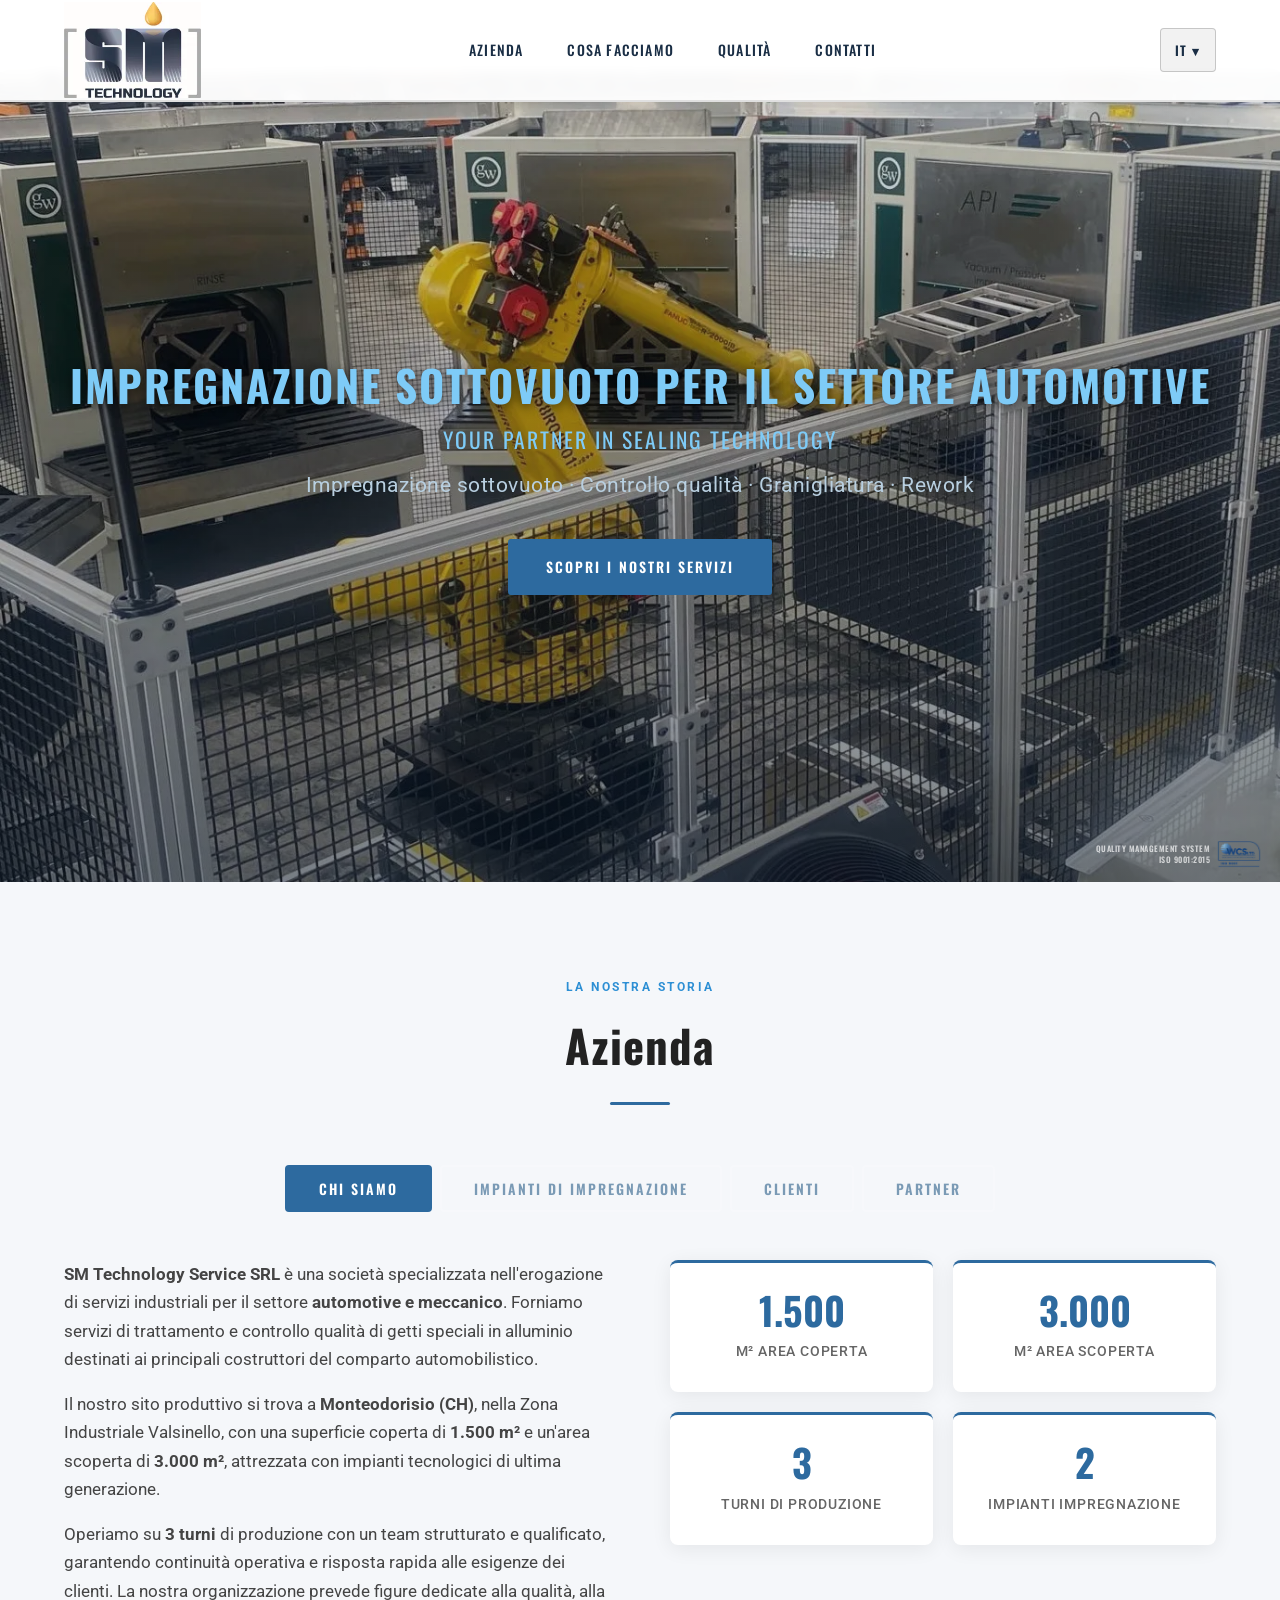
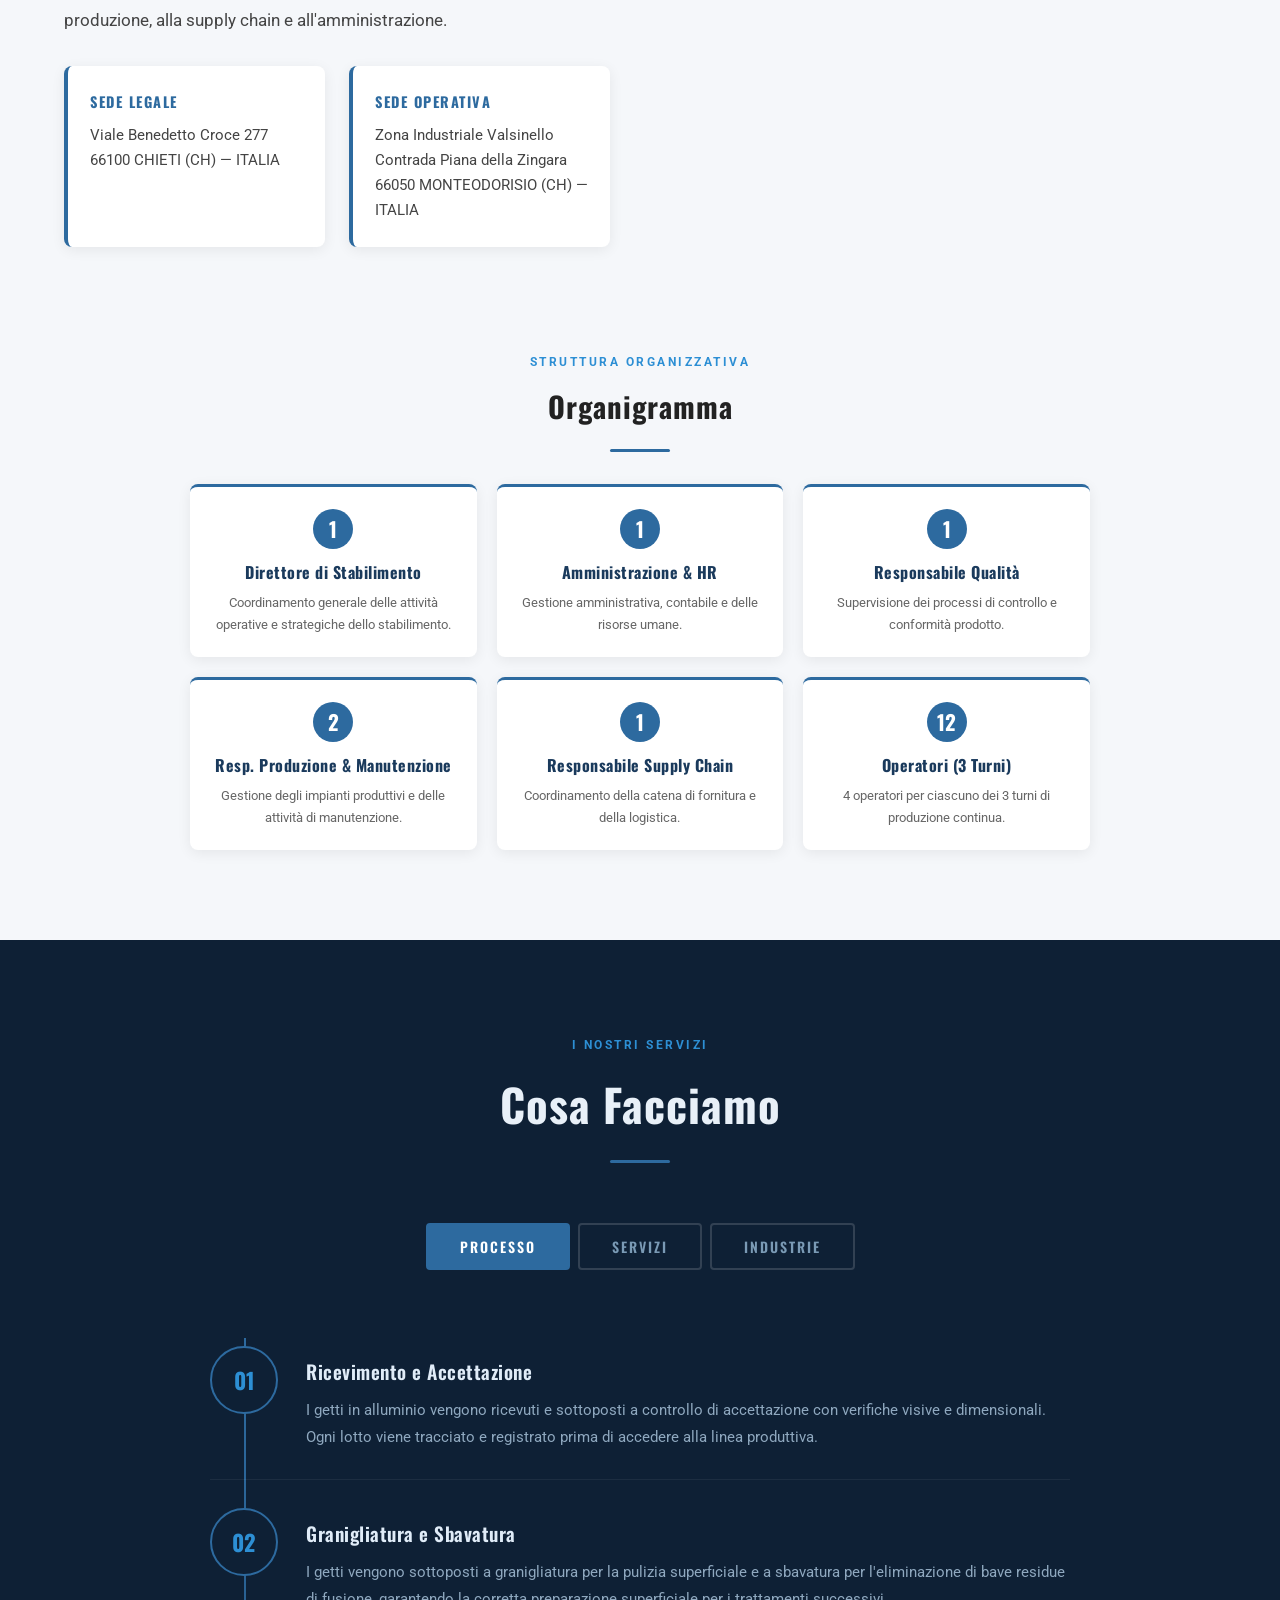
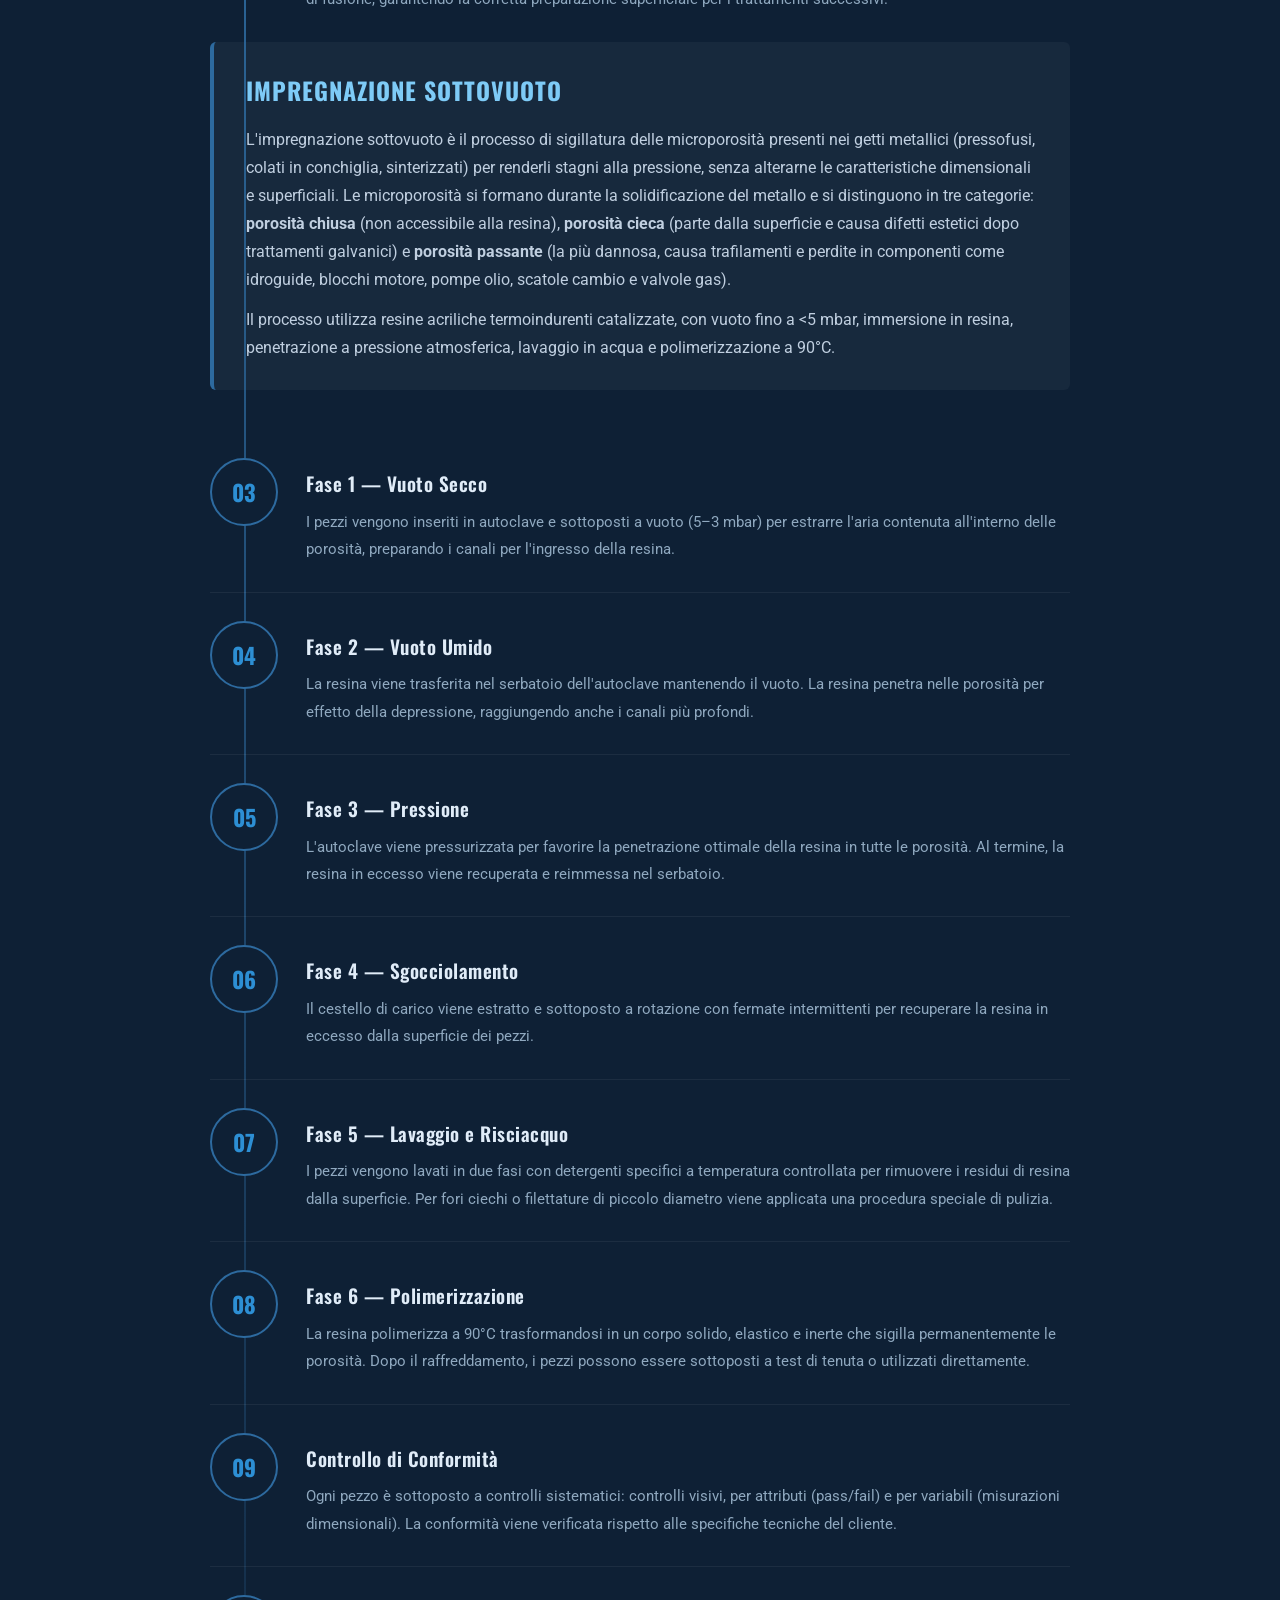
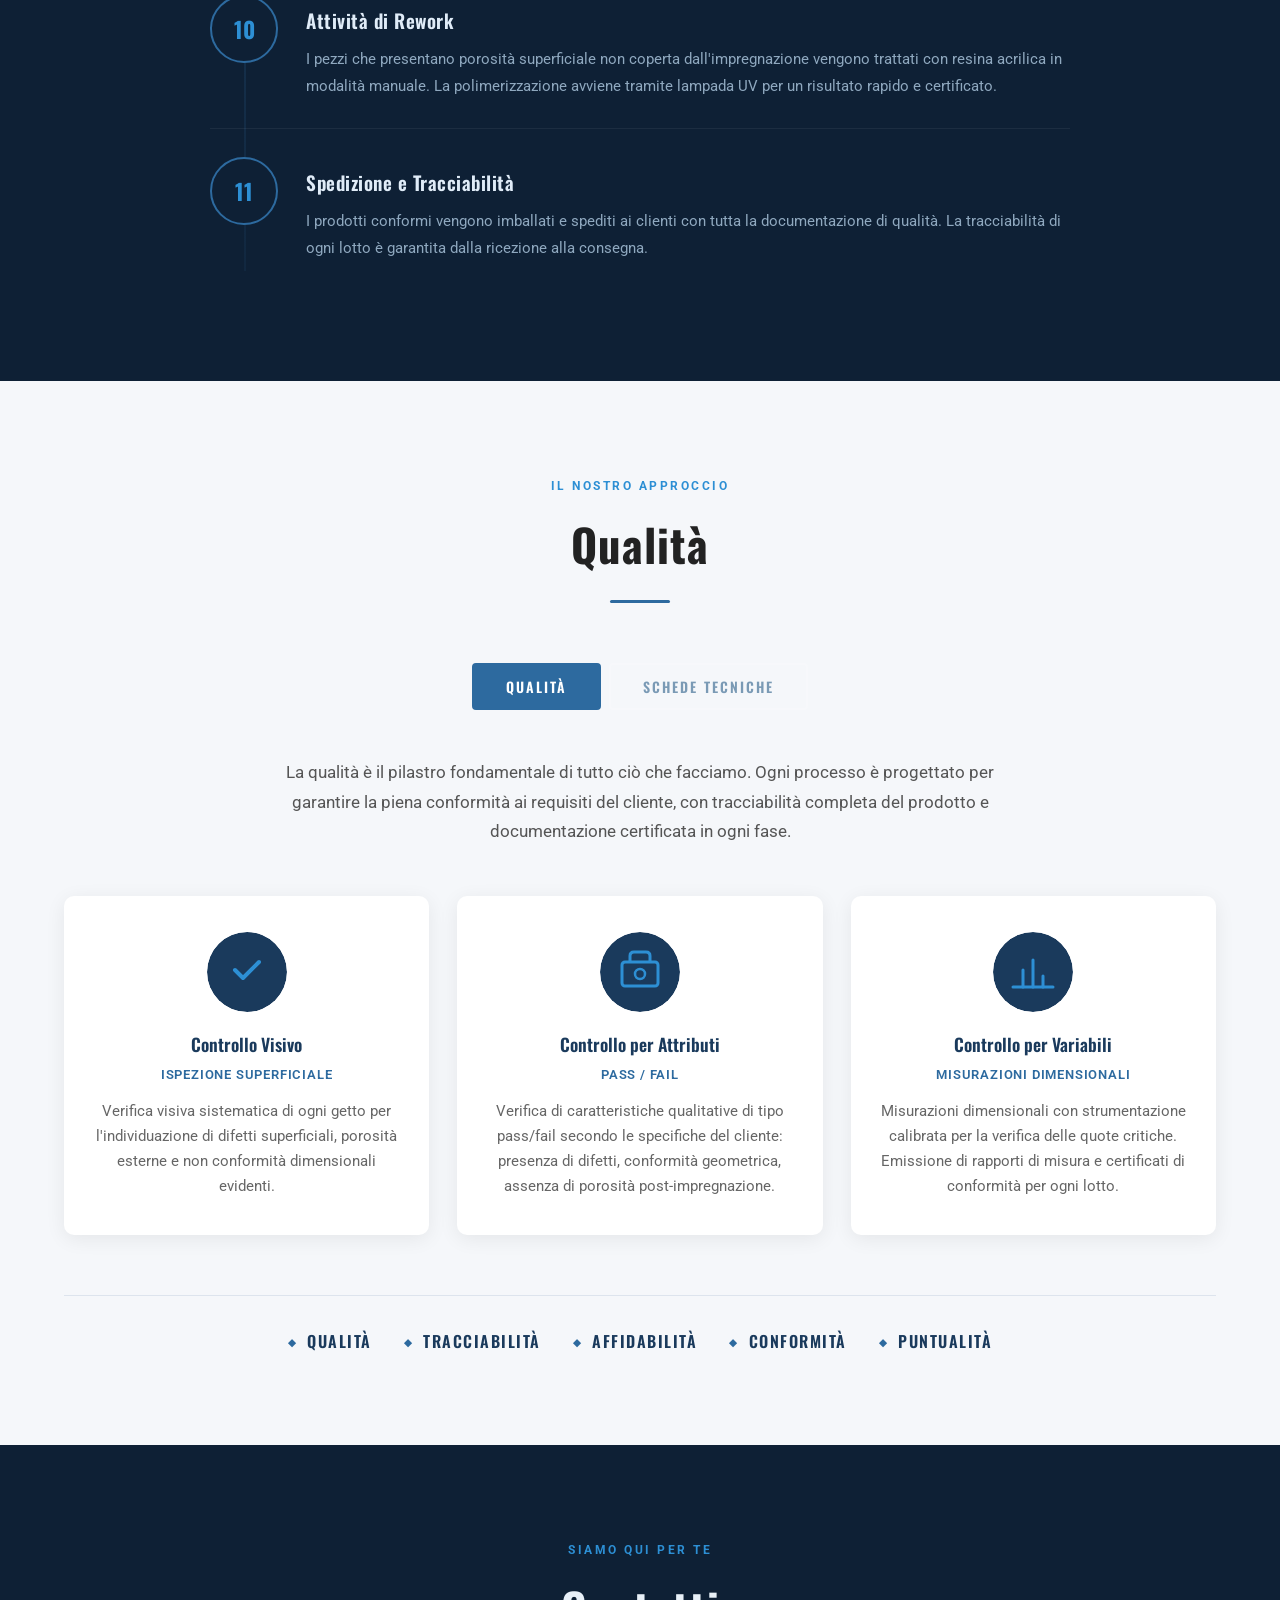
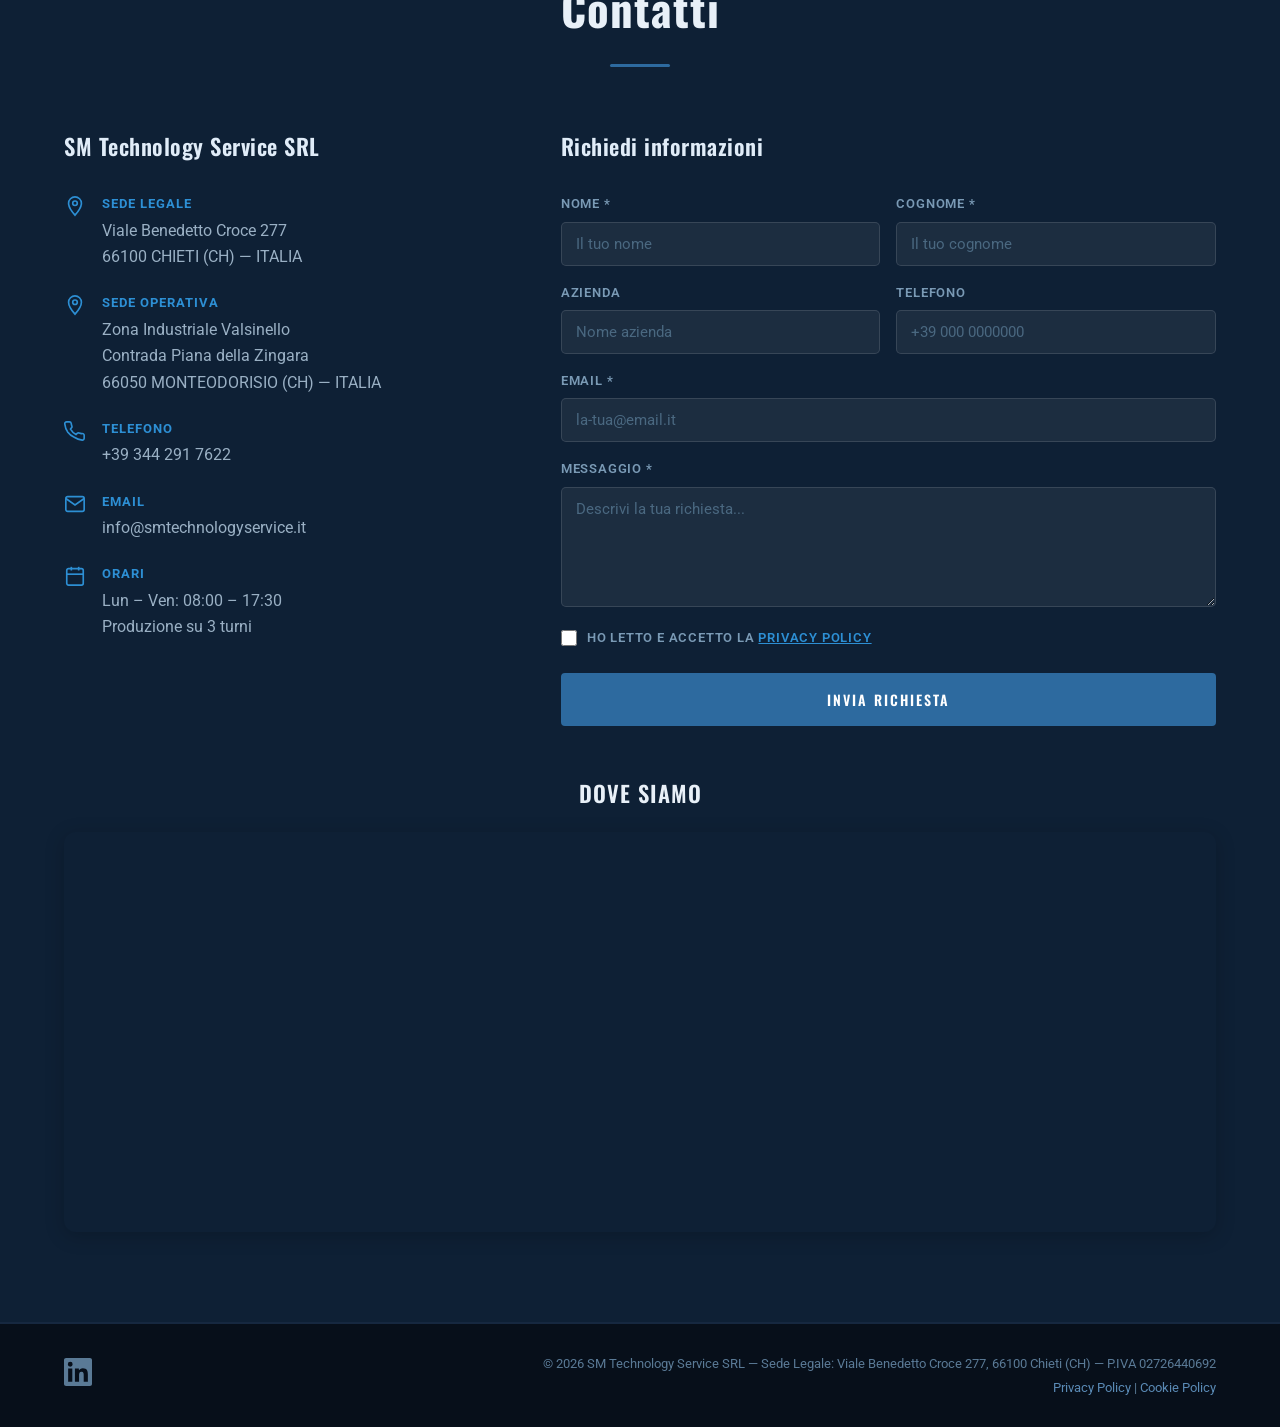
<file: index.html>
<!DOCTYPE html>
<html lang="it">
<head>
  <meta charset="UTF-8" />
  <meta name="viewport" content="width=device-width, initial-scale=1.0" />
  <title>SM Technology Service SRL | Impregnazione Sottovuoto Automotive - Monteodorisio</title>
  <meta name="description" content="SM Technology Service SRL - Servizi di impregnazione sottovuoto, controllo qualità e granigliatura per getti in alluminio nel settore automotive. Certificazione ISO 9001:2015. Monteodorisio (CH)." />
  <link rel="canonical" href="https://smtechnologyservice.com/" />
  <link rel="alternate" hreflang="it" href="https://smtechnologyservice.com/" />
  <link rel="alternate" hreflang="en" href="https://smtechnologyservice.com/en/index.html" />
  <link rel="alternate" hreflang="x-default" href="https://smtechnologyservice.com/" />
  <meta property="og:title" content="SM Technology Service SRL | Impregnazione Sottovuoto Automotive" />
  <meta property="og:description" content="Servizi di impregnazione sottovuoto, controllo qualità e granigliatura per getti in alluminio nel settore automotive. ISO 9001:2015." />
  <meta property="og:image" content="https://smtechnologyservice.com/hero_new2.JPG" />
  <meta property="og:url" content="https://smtechnologyservice.com/" />
  <meta property="og:type" content="website" />
  <meta property="og:locale" content="it_IT" />
  <meta property="og:locale:alternate" content="en_US" />
  <link rel="stylesheet" href="style.min.css" />
  <link rel="stylesheet" href="lang.min.css" />
  <link rel="icon" type="image/webp" href="logo_nnuovo.webp" />
  <link rel="apple-touch-icon" href="logo_nnuovo.png" />
  <link rel="preconnect" href="https://fonts.googleapis.com">
  <link rel="preconnect" href="https://fonts.gstatic.com" crossorigin>
  <link href="https://fonts.googleapis.com/css2?family=Roboto:wght@300;400;500;700&family=Oswald:wght@400;600;700&display=swap" rel="stylesheet" />
  <link rel="preload" as="image" href="hero_new2.webp" type="image/webp" />
  <script type="application/ld+json">
  {
    "@context": "https://schema.org",
    "@graph": [
      {
        "@type": "LocalBusiness",
        "@id": "https://smtechnologyservice.com/#organization",
        "name": "SM Technology Service SRL",
        "legalName": "SM Technology Service SRL",
        "url": "https://smtechnologyservice.com",
        "logo": "https://smtechnologyservice.com/logo_nnuovo.png",
        "image": "https://smtechnologyservice.com/hero_new2.JPG",
        "description": "Servizi industriali specializzati per il settore automotive: impregnazione sottovuoto, granigliatura, sbavatura, controlli di conformità e rework di getti speciali in alluminio.",
        "telephone": "+393442917622",
        "address": [
          {
            "@type": "PostalAddress",
            "streetAddress": "Viale Benedetto Croce 277",
            "addressLocality": "Chieti",
            "postalCode": "66100",
            "addressRegion": "CH",
            "addressCountry": "IT"
          },
          {
            "@type": "PostalAddress",
            "streetAddress": "Zona Industriale Valsinello, Contrada Piana della Zingara",
            "addressLocality": "Monteodorisio",
            "postalCode": "66050",
            "addressRegion": "CH",
            "addressCountry": "IT"
          }
        ],
        "geo": {
          "@type": "GeoCoordinates",
          "latitude": 42.0738263,
          "longitude": 14.6024957
        },
        "openingHoursSpecification": {
          "@type": "OpeningHoursSpecification",
          "dayOfWeek": ["Monday","Tuesday","Wednesday","Thursday","Friday"],
          "opens": "08:00",
          "closes": "17:30"
        },
        "hasCredential": {
          "@type": "EducationalOccupationalCredential",
          "credentialCategory": "certification",
          "name": "ISO 9001:2015"
        },
        "knowsAbout": ["Vacuum impregnation","Grit blasting","Deburring","Quality control","Aluminum castings"],
        "knowsLanguage": ["it","en"],
        "sameAs": []
      },
      {
        "@type": "WebSite",
        "@id": "https://smtechnologyservice.com/#website",
        "url": "https://smtechnologyservice.com",
        "name": "SM Technology Service SRL",
        "publisher": {"@id": "https://smtechnologyservice.com/#organization"},
        "inLanguage": "it"
      },
      {
        "@type": "WebPage",
        "@id": "https://smtechnologyservice.com/#webpage",
        "url": "https://smtechnologyservice.com",
        "name": "SM Technology Service SRL - Impregnazione Sottovuoto Automotive",
        "description": "Servizi industriali per il settore automotive: impregnazione sottovuoto, granigliatura, sbavatura e controlli qualità di getti in alluminio. Certificati ISO 9001:2015.",
        "isPartOf": {"@id": "https://smtechnologyservice.com/#website"},
        "about": {"@id": "https://smtechnologyservice.com/#organization"},
        "inLanguage": "it"
      }
    ]
  }
  </script>
  <script type="application/ld+json">
  {
    "@context": "https://schema.org",
    "@graph": [
      {
        "@type": "Service",
        "@id": "https://smtechnologyservice.com/#service-impregnazione",
        "name": "Impregnazione Sottovuoto",
        "alternateName": "Vacuum Impregnation",
        "description": "Sigillatura delle microporosità di getti speciali in alluminio tramite ciclo automatico con resina acrilica termoindurente. Vuoto fino a meno di 5 mbar, polimerizzazione a 90°C. 2 impianti automatici CAPI.",
        "provider": {"@id": "https://smtechnologyservice.com/#organization"},
        "serviceType": "Vacuum Impregnation",
        "areaServed": {"@type": "Place", "name": "Italy"}
      },
      {
        "@type": "Service",
        "@id": "https://smtechnologyservice.com/#service-granigliatura",
        "name": "Granigliatura e Sbavatura",
        "alternateName": "Grit Blasting and Deburring",
        "description": "Trattamento superficiale di getti colati in alluminio: granigliatura per la pulizia e rimozione degli ossidi, sbavatura per eliminazione delle bave di fusione e corretta finitura superficiale.",
        "provider": {"@id": "https://smtechnologyservice.com/#organization"},
        "serviceType": "Surface Treatment",
        "areaServed": {"@type": "Place", "name": "Italy"}
      },
      {
        "@type": "Service",
        "@id": "https://smtechnologyservice.com/#service-controlli",
        "name": "Controlli di Conformità",
        "alternateName": "Compliance Testing and Dimensional Inspections",
        "description": "Controlli sistematici del prodotto: visivi, per attributi (pass/fail) e per variabili (misurazioni dimensionali). Emissione di report di conformità per ogni lotto di produzione.",
        "provider": {"@id": "https://smtechnologyservice.com/#organization"},
        "serviceType": "Quality Control",
        "areaServed": {"@type": "Place", "name": "Italy"}
      },
      {
        "@type": "Service",
        "@id": "https://smtechnologyservice.com/#service-rework",
        "name": "Attività di Rework",
        "alternateName": "UV Rework",
        "description": "Trattamento manuale delle porosità superficiali mediante resina acrilica con polimerizzazione UV. Intervento mirato per il recupero di pezzi non conformi.",
        "provider": {"@id": "https://smtechnologyservice.com/#organization"},
        "serviceType": "Rework and Repair",
        "areaServed": {"@type": "Place", "name": "Italy"}
      }
    ]
  }
  </script>
</head>
<body>

  <!-- HEADER -->
  <header id="header">
    <div class="header-inner">
      <div class="logo">
        <picture>
          <source srcset="logo_nnuovo.webp" type="image/webp" />
          <img src="logo_nnuovo.png" alt="SM Technology Service SRL - Impregnazione Sottovuoto Automotive" width="250" height="175" />
        </picture>
      </div>
      <nav class="main-nav">
        <ul>
          <li><a href="#azienda">Azienda</a></li>
          <li><a href="#cosa-facciamo">Cosa Facciamo</a></li>
          <li><a href="#qualita">Qualità</a></li>
          <li><a href="#contatti">Contatti</a></li>
        </ul>
      </nav>
      <div class="lang-switcher">
        <button class="lang-btn" id="lang-btn">IT ▾</button>
        <ul class="lang-dropdown" id="lang-dropdown">
          <li><a href="index.html" class="active">🇮🇹 IT</a></li>
          <li><a href="en/index.html">🇬🇧 EN</a></li>
        </ul>
      </div>
      <button class="hamburger" id="hamburger" aria-label="Menu">
        <span></span><span></span><span></span>
      </button>
    </div>
  </header>

  <!-- HERO IMAGE -->
  <section class="hero">
    <picture>
      <source srcset="hero_new2.webp" type="image/webp" />
      <img src="hero_new2.JPG" alt="Interno stabilimento SM Technology Service - Impianti di impregnazione sottovuoto per getti in alluminio automotive" class="hero-img" width="1380" height="1009" fetchpriority="high" />
    </picture>
    <div class="hero-overlay">
      <h1 style="font-family:'Oswald',sans-serif;font-size:clamp(2rem,4vw,2.7rem);letter-spacing:2px;text-transform:uppercase;color:#7ecbf7;margin-bottom:10px;font-weight:700;">Impregnazione Sottovuoto per il Settore Automotive</h1>
      <p style="font-family:'Oswald',sans-serif;font-size:clamp(1rem,2vw,1.35rem);letter-spacing:2px;text-transform:uppercase;color:#7ecbf7;margin-bottom:10px;">Your Partner in Sealing Technology</p>
      <p>Impregnazione sottovuoto · Controllo qualità · Granigliatura · Rework</p>
      <a href="#cosa-facciamo" class="btn-hero">Scopri i nostri servizi</a>
    </div>
    <div class="hero-iso">
      <span class="hero-iso-text">Quality Management System<br>ISO 9001:2015</span>
      <picture>
        <source srcset="ISO9001.webp" type="image/webp" />
        <img src="ISO9001.png" alt="Certificazione ISO 9001:2015 - SM Technology Service" class="hero-iso-logo" width="200" height="122" />
      </picture>
    </div>
  </section>

  <!-- SEZIONE AZIENDA -->
  <section id="azienda" class="section section-light">
    <div class="container">
      <div class="section-header">
        <span class="section-tag">La nostra storia</span>
        <h2>Azienda</h2>
        <div class="divider"></div>
      </div>
      <div class="cf-tabs">
        <button class="cf-tab active" data-tab="azienda-chisiamo">Chi Siamo</button>
        <button class="cf-tab" data-tab="azienda-impianti">Impianti di Impregnazione</button>
        <button class="cf-tab" data-tab="azienda-clienti">Clienti</button>
        <button class="cf-tab" data-tab="azienda-partner">Partner</button>
      </div>

      <!-- TAB: CHI SIAMO -->
      <div class="cf-tab-content active" id="tab-azienda-chisiamo">
        <div class="azienda-grid">
          <div class="azienda-text">
            <p>
              <strong>SM Technology Service SRL</strong> è una società specializzata nell'erogazione di servizi industriali per il settore <strong>automotive e meccanico</strong>. Forniamo servizi di trattamento e controllo qualità di getti speciali in alluminio destinati ai principali costruttori del comparto automobilistico.
            </p>
            <p>
              Il nostro sito produttivo si trova a <strong>Monteodorisio (CH)</strong>, nella Zona Industriale Valsinello, con una superficie coperta di <strong>1.500 m²</strong> e un'area scoperta di <strong>3.000 m²</strong>, attrezzata con impianti tecnologici di ultima generazione.
            </p>
            <p>
              Operiamo su <strong>3 turni</strong> di produzione con un team strutturato e qualificato, garantendo continuità operativa e risposta rapida alle esigenze dei clienti. La nostra organizzazione prevede figure dedicate alla qualità, alla produzione, alla supply chain e all'amministrazione.
            </p>
            <div class="sedi-grid">
              <div class="sede-box">
                <h4>Sede Legale</h4>
                <p>Viale Benedetto Croce 277<br>66100 CHIETI (CH) — ITALIA</p>
              </div>
              <div class="sede-box">
                <h4>Sede Operativa</h4>
                <p>Zona Industriale Valsinello<br>Contrada Piana della Zingara<br>66050 MONTEODORISIO (CH) — ITALIA</p>
              </div>
            </div>
          </div>
          <div class="azienda-stats">
            <div class="stat-card">
              <span class="stat-number">1.500</span>
              <span class="stat-label">m² Area Coperta</span>
            </div>
            <div class="stat-card">
              <span class="stat-number">3.000</span>
              <span class="stat-label">m² Area Scoperta</span>
            </div>
            <div class="stat-card">
              <span class="stat-number">3</span>
              <span class="stat-label">Turni di Produzione</span>
            </div>
            <div class="stat-card">
              <span class="stat-number">2</span>
              <span class="stat-label">Impianti Impregnazione</span>
            </div>
          </div>
        </div>

        <!-- Organigramma -->
        <div class="section-header" style="margin-top:60px; margin-bottom:32px;">
          <span class="section-tag">Struttura organizzativa</span>
          <h2 style="font-size:1.8rem;">Organigramma</h2>
          <div class="divider"></div>
        </div>
        <div class="org-grid">
          <div class="org-card">
            <div class="org-count">1</div>
            <div class="org-role">Direttore di Stabilimento</div>
            <p>Coordinamento generale delle attività operative e strategiche dello stabilimento.</p>
          </div>
          <div class="org-card">
            <div class="org-count">1</div>
            <div class="org-role">Amministrazione &amp; HR</div>
            <p>Gestione amministrativa, contabile e delle risorse umane.</p>
          </div>
          <div class="org-card">
            <div class="org-count">1</div>
            <div class="org-role">Responsabile Qualità</div>
            <p>Supervisione dei processi di controllo e conformità prodotto.</p>
          </div>
          <div class="org-card">
            <div class="org-count">2</div>
            <div class="org-role">Resp. Produzione &amp; Manutenzione</div>
            <p>Gestione degli impianti produttivi e delle attività di manutenzione.</p>
          </div>
          <div class="org-card">
            <div class="org-count">1</div>
            <div class="org-role">Responsabile Supply Chain</div>
            <p>Coordinamento della catena di fornitura e della logistica.</p>
          </div>
          <div class="org-card">
            <div class="org-count">12</div>
            <div class="org-role">Operatori (3 Turni)</div>
            <p>4 operatori per ciascuno dei 3 turni di produzione continua.</p>
          </div>
        </div>
      </div>

      <!-- TAB: IMPIANTI DI IMPREGNAZIONE -->
      <div class="cf-tab-content" id="tab-azienda-impianti">
        <div class="clienti-intro">
          <p>Il nostro stabilimento è dotato di impianti automatici di impregnazione di ultima generazione per l'impregnazione sottovuoto di getti speciali in alluminio. Gli impianti garantiscono elevata produttività, ripetibilità del ciclo e la massima qualità del trattamento.</p>
        </div>

        <div class="impianti-grid">
          <!-- IMPIANTO 1 -->
          <div class="impianto-card">
            <div class="impianto-img">
              <picture>
                <source srcset="Capi1.webp" type="image/webp" />
                <img src="Capi1.JPG" alt="Impianto automatizzato d'impregnazione sottovuoto CAPI SYSTEM con braccio robotico FANUC" width="1600" height="720" loading="lazy" />
              </picture>
            </div>
            <div class="impianto-info">
              <h3>Impianto automatizzato d'impregnazione CAPI SYSTEM</h3>
              <p>Impianto robotizzato per l'impregnazione sottovuoto di getti speciali in alluminio. Ciclo completo automatizzato con controllo di processo e braccio robotico per la movimentazione dei cestelli.</p>
              <ul>
                <li><strong>Tecnologia:</strong> Impregnazione sottovuoto con resina acrilica</li>
                <li><strong>Ciclo:</strong> Vuoto → Immersione → Recupero resina → Polimerizzazione</li>
                <li><strong>Polimerizzazione:</strong> Bagno in acqua calda a 90°C</li>
                <li><strong>Automazione:</strong> Braccio robotico FANUC integrato</li>
              </ul>
            </div>
          </div>

          <!-- IMPIANTO 2 -->
          <div class="impianto-card">
            <div class="impianto-img">
              <picture>
                <source srcset="Capi2.webp" type="image/webp" />
                <img src="Capi2.JPG" alt="Sistema robotizzato CAPI per impregnazione sottovuoto di getti in alluminio" width="1200" height="1600" loading="lazy" />
              </picture>
            </div>
            <div class="impianto-info">
              <h3>Impianto automatizzato d'impregnazione CAPI SYSTEM</h3>
              <p>Impianto robotizzato per l'impregnazione sottovuoto di getti speciali in alluminio. Ciclo completo automatizzato con controllo di processo e braccio robotico per la movimentazione dei cestelli.</p>
              <ul>
                <li><strong>Marchio:</strong> CAPI (impianto certificato)</li>
                <li><strong>Tecnologia:</strong> Impregnazione sottovuoto automatica</li>
                <li><strong>Resina:</strong> Acrilica termoindurente catalizzata</li>
                <li><strong>Vuoto:</strong> Fino a &lt;5 mbar per penetrazione ottimale</li>
              </ul>
            </div>
          </div>

          <!-- GALLERY IMPIANTO 2 -->
          <div class="impianto-gallery">
            <div class="gallery-img">
              <picture>
                <source srcset="CAPI3.webp" type="image/webp" />
                <img src="CAPI3.JPG" alt="Impianto automatico di impregnazione con carroponte e carico/scarico laterale" width="1600" height="900" loading="lazy" />
              </picture>
              <span class="gallery-caption">Impianto automatico di impregnazione con carroponte e carico/scarico laterale</span>
            </div>
            <div class="gallery-img">
              <picture>
                <source srcset="CAPI4.webp" type="image/webp" />
                <img src="CAPI4.JPG" alt="Secondo impianto automatico di impregnazione sottovuoto con carroponte" width="1600" height="900" loading="lazy" />
              </picture>
              <span class="gallery-caption">Impianto automatico di impregnazione con carroponte e carico/scarico laterale</span>
            </div>
          </div>
        </div>

        <div class="impianti-features">
          <div class="impianto-feature">
            <span class="feature-icon">&#9670;</span>
            <div>
              <h4>Ciclo Completamente Automatico</h4>
              <p>Vuoto secco, vuoto umido, pressurizzazione, sgocciolamento, lavaggio e polimerizzazione gestiti senza intervento manuale.</p>
            </div>
          </div>
          <div class="impianto-feature">
            <span class="feature-icon">&#9670;</span>
            <div>
              <h4>Resine Certificate</h4>
              <p>Resine acriliche metacriliche approvate per settore automotive, aerospaziale, gas, idraulico e alimentare.</p>
            </div>
          </div>
          <div class="impianto-feature">
            <span class="feature-icon">&#9670;</span>
            <div>
              <h4>Doppia Capacità Produttiva</h4>
              <p>Due impianti in parallelo garantiscono continuità operativa su 3 turni e capacità di risposta rapida anche per lotti ad alto volume.</p>
            </div>
          </div>
        </div>
      </div>

      <!-- TAB: CLIENTI -->
      <div class="cf-tab-content" id="tab-azienda-clienti">
        <div class="clienti-intro">
          <p>I nostri clienti sono i principali costruttori del settore automotive e meccanico. La fiducia di questi partner industriali è il risultato della costanza nella qualità, della puntualità nelle consegne e della capacità di risposta a ogni esigenza produttiva.</p>
        </div>
        <div class="clienti-grid">
          <div class="cliente-card"><div class="cliente-logo-placeholder">STELLANTIS</div></div>
          <div class="cliente-card"><div class="cliente-logo-placeholder">TEKSID ALUMINUM</div></div>
          <div class="cliente-card"><div class="cliente-logo-placeholder">HONDA</div></div>
          <div class="cliente-card"><div class="cliente-logo-placeholder">CNH INDUSTRIAL</div></div>
          <div class="cliente-card"><div class="cliente-logo-placeholder">GETRAG</div></div>
          <div class="cliente-card"><div class="cliente-logo-placeholder">LA.ME.S.</div></div>
          <div class="cliente-card"><div class="cliente-logo-placeholder">SIRPRESS</div></div>
          <div class="cliente-card"><div class="cliente-logo-placeholder">PIERBURG PUMP TECHNOLOGY ITALY</div></div>
          <div class="cliente-card"><div class="cliente-logo-placeholder">TEKAL</div></div>
        </div>
      </div>

      <!-- TAB: PARTNER -->
      <div class="cf-tab-content" id="tab-azienda-partner">
        <div class="clienti-intro">
          <p>Lavoriamo con partner tecnologici selezionati che condividono la nostra visione di qualità e innovazione. Queste collaborazioni ci permettono di offrire soluzioni complete e all'avanguardia nel trattamento dei getti in alluminio.</p>
        </div>
        <div class="clienti-grid">
          <div class="cliente-card">
            <div class="cliente-logo-placeholder">CAPI</div>
            <span class="cliente-sede">Impianti di Impregnazione</span>
          </div>
          <div class="cliente-card">
            <a href="https://www.godfreywing.com/" target="_blank" rel="noopener noreferrer">
              <picture>
                <source srcset="gw-logo.webp" type="image/webp" />
                <img src="G&W_logo e collegamento sito.png" alt="Godfrey & Wing Inc. - Partner tecnologico per resine di impregnazione" class="partner-logo" width="300" height="92" loading="lazy" />
              </picture>
            </a>
            <span class="cliente-sede">Vacuum Impregnation Solutions</span>
          </div>
        </div>
      </div>
    </div>
  </section>

  <!-- SEZIONE COSA FACCIAMO -->
  <section id="cosa-facciamo" class="section section-dark">
    <div class="container">
      <div class="section-header">
        <span class="section-tag">I nostri servizi</span>
        <h2>Cosa Facciamo</h2>
        <div class="divider"></div>
      </div>

      <!-- TAB NAVIGATION -->
      <div class="cf-tabs">
        <button class="cf-tab active" data-tab="processo">Processo</button>
        <button class="cf-tab" data-tab="servizi">Servizi</button>
        <button class="cf-tab" data-tab="industrie">Industrie</button>
      </div>

      <!-- TAB: PROCESSO -->
      <div class="cf-tab-content active" id="tab-processo">
        <div class="processo-steps">
          <div class="processo-step">
            <div class="step-number">01</div>
            <div class="step-body">
              <h3>Ricevimento e Accettazione</h3>
              <p>I getti in alluminio vengono ricevuti e sottoposti a controllo di accettazione con verifiche visive e dimensionali. Ogni lotto viene tracciato e registrato prima di accedere alla linea produttiva.</p>
            </div>
          </div>
          <div class="processo-step">
            <div class="step-number">02</div>
            <div class="step-body">
              <h3>Granigliatura e Sbavatura</h3>
              <p>I getti vengono sottoposti a granigliatura per la pulizia superficiale e a sbavatura per l'eliminazione di bave residue di fusione, garantendo la corretta preparazione superficiale per i trattamenti successivi.</p>
            </div>
          </div>
          <!-- INTRODUZIONE IMPREGNAZIONE -->
          <div class="processo-intro">
            <h3>Impregnazione Sottovuoto</h3>
            <p>L'impregnazione sottovuoto è il processo di sigillatura delle microporosità presenti nei getti metallici (pressofusi, colati in conchiglia, sinterizzati) per renderli stagni alla pressione, senza alterarne le caratteristiche dimensionali e superficiali. Le microporosità si formano durante la solidificazione del metallo e si distinguono in tre categorie: <strong>porosità chiusa</strong> (non accessibile alla resina), <strong>porosità cieca</strong> (parte dalla superficie e causa difetti estetici dopo trattamenti galvanici) e <strong>porosità passante</strong> (la più dannosa, causa trafilamenti e perdite in componenti come idroguide, blocchi motore, pompe olio, scatole cambio e valvole gas).</p>
            <p>Il processo utilizza resine acriliche termoindurenti catalizzate, con vuoto fino a &lt;5 mbar, immersione in resina, penetrazione a pressione atmosferica, lavaggio in acqua e polimerizzazione a 90°C.</p>
          </div>

          <!-- FASI DEL CICLO DI IMPREGNAZIONE -->
          <div class="processo-step">
            <div class="step-number">03</div>
            <div class="step-body">
              <h3>Fase 1 — Vuoto Secco</h3>
              <p>I pezzi vengono inseriti in autoclave e sottoposti a vuoto (5–3 mbar) per estrarre l'aria contenuta all'interno delle porosità, preparando i canali per l'ingresso della resina.</p>
            </div>
          </div>
          <div class="processo-step">
            <div class="step-number">04</div>
            <div class="step-body">
              <h3>Fase 2 — Vuoto Umido</h3>
              <p>La resina viene trasferita nel serbatoio dell'autoclave mantenendo il vuoto. La resina penetra nelle porosità per effetto della depressione, raggiungendo anche i canali più profondi.</p>
            </div>
          </div>
          <div class="processo-step">
            <div class="step-number">05</div>
            <div class="step-body">
              <h3>Fase 3 — Pressione</h3>
              <p>L'autoclave viene pressurizzata per favorire la penetrazione ottimale della resina in tutte le porosità. Al termine, la resina in eccesso viene recuperata e reimmessa nel serbatoio.</p>
            </div>
          </div>
          <div class="processo-step">
            <div class="step-number">06</div>
            <div class="step-body">
              <h3>Fase 4 — Sgocciolamento</h3>
              <p>Il cestello di carico viene estratto e sottoposto a rotazione con fermate intermittenti per recuperare la resina in eccesso dalla superficie dei pezzi.</p>
            </div>
          </div>
          <div class="processo-step">
            <div class="step-number">07</div>
            <div class="step-body">
              <h3>Fase 5 — Lavaggio e Risciacquo</h3>
              <p>I pezzi vengono lavati in due fasi con detergenti specifici a temperatura controllata per rimuovere i residui di resina dalla superficie. Per fori ciechi o filettature di piccolo diametro viene applicata una procedura speciale di pulizia.</p>
            </div>
          </div>
          <div class="processo-step">
            <div class="step-number">08</div>
            <div class="step-body">
              <h3>Fase 6 — Polimerizzazione</h3>
              <p>La resina polimerizza a 90°C trasformandosi in un corpo solido, elastico e inerte che sigilla permanentemente le porosità. Dopo il raffreddamento, i pezzi possono essere sottoposti a test di tenuta o utilizzati direttamente.</p>
            </div>
          </div>

          <!-- FASI SUCCESSIVE -->
          <div class="processo-step">
            <div class="step-number">09</div>
            <div class="step-body">
              <h3>Controllo di Conformità</h3>
              <p>Ogni pezzo è sottoposto a controlli sistematici: controlli visivi, per attributi (pass/fail) e per variabili (misurazioni dimensionali). La conformità viene verificata rispetto alle specifiche tecniche del cliente.</p>
            </div>
          </div>
          <div class="processo-step">
            <div class="step-number">10</div>
            <div class="step-body">
              <h3>Attività di Rework</h3>
              <p>I pezzi che presentano porosità superficiale non coperta dall'impregnazione vengono trattati con resina acrilica in modalità manuale. La polimerizzazione avviene tramite lampada UV per un risultato rapido e certificato.</p>
            </div>
          </div>
          <div class="processo-step">
            <div class="step-number">11</div>
            <div class="step-body">
              <h3>Spedizione e Tracciabilità</h3>
              <p>I prodotti conformi vengono imballati e spediti ai clienti con tutta la documentazione di qualità. La tracciabilità di ogni lotto è garantita dalla ricezione alla consegna.</p>
            </div>
          </div>
        </div>
      </div>

      <!-- TAB: SERVIZI -->
      <div class="cf-tab-content" id="tab-servizi">
        <div class="services-grid">
          <div class="service-card">
            <div class="service-icon">
              <svg viewBox="0 0 64 64" fill="none" xmlns="http://www.w3.org/2000/svg">
                <circle cx="32" cy="32" r="22" stroke="currentColor" stroke-width="2"/>
                <circle cx="32" cy="32" r="10" stroke="currentColor" stroke-width="2"/>
                <path d="M32 10 L32 22 M32 42 L32 54 M10 32 L22 32 M42 32 L54 32" stroke="currentColor" stroke-width="2" stroke-linecap="round"/>
              </svg>
            </div>
            <h3>Impregnazione Sottovuoto</h3>
            <p>Sigillatura delle microporosità di getti speciali in alluminio tramite ciclo automatico con resina acrilica. 2 impianti CAPI per garantire capacità produttiva elevata e continuità del servizio.</p>
          </div>
          <div class="service-card">
            <div class="service-icon">
              <svg viewBox="0 0 64 64" fill="none" xmlns="http://www.w3.org/2000/svg">
                <rect x="10" y="18" width="44" height="30" rx="3" stroke="currentColor" stroke-width="2"/>
                <path d="M22 14 L22 18 M32 14 L32 18 M42 14 L42 18" stroke="currentColor" stroke-width="2" stroke-linecap="round"/>
                <path d="M18 34 L26 26 M38 26 L46 34 M26 26 L38 26 M22 34 L42 34" stroke="currentColor" stroke-width="2" stroke-linecap="round" stroke-linejoin="round"/>
              </svg>
            </div>
            <h3>Controlli di Conformità</h3>
            <p>Controlli sistematici del prodotto: visivi, per attributi (pass/fail) e per variabili (misurazioni dimensionali). Emissione di report di conformità per ogni lotto di produzione.</p>
          </div>
          <div class="service-card">
            <div class="service-icon">
              <svg viewBox="0 0 64 64" fill="none" xmlns="http://www.w3.org/2000/svg">
                <path d="M12 52 L52 52 M12 52 L12 28 M52 52 L52 28" stroke="currentColor" stroke-width="2" stroke-linecap="round"/>
                <path d="M20 52 L20 36 L32 24 L44 36 L44 52" stroke="currentColor" stroke-width="2" stroke-linejoin="round"/>
                <circle cx="32" cy="18" r="6" stroke="currentColor" stroke-width="2"/>
              </svg>
            </div>
            <h3>Granigliatura e Sbavatura</h3>
            <p>Trattamento superficiale di getti colati in alluminio: granigliatura per la pulizia e rimozione degli ossidi, sbavatura per l'eliminazione delle bave di fusione e la corretta finitura superficiale.</p>
          </div>
          <div class="service-card">
            <div class="service-icon">
              <svg viewBox="0 0 64 64" fill="none" xmlns="http://www.w3.org/2000/svg">
                <circle cx="32" cy="32" r="18" stroke="currentColor" stroke-width="2"/>
                <path d="M24 32 L30 38 L40 26" stroke="currentColor" stroke-width="2.5" stroke-linecap="round" stroke-linejoin="round"/>
                <path d="M32 10 L32 6 M32 58 L32 54 M10 32 L6 32 M58 32 L54 32" stroke="currentColor" stroke-width="2" stroke-linecap="round"/>
              </svg>
            </div>
            <h3>Attività di Rework</h3>
            <p>Trattamento manuale delle porosità superficiali mediante resina acrilica con polimerizzazione UV. Intervento mirato per il recupero di pezzi non conformi, riducendo gli scarti e i costi di produzione.</p>
          </div>
        </div>
      </div>

      <!-- TAB: INDUSTRIE -->
      <div class="cf-tab-content" id="tab-industrie">
        <div class="industrie-grid">
          <div class="industria-card">
            <div class="industria-icon">
              <svg viewBox="0 0 64 64" fill="none" xmlns="http://www.w3.org/2000/svg">
                <path d="M8 52 L8 28 L20 20 L20 52" stroke="currentColor" stroke-width="2" stroke-linejoin="round"/>
                <path d="M20 36 L36 28 L36 52" stroke="currentColor" stroke-width="2" stroke-linejoin="round"/>
                <path d="M36 40 L52 32 L52 52" stroke="currentColor" stroke-width="2" stroke-linejoin="round"/>
                <line x1="4" y1="52" x2="60" y2="52" stroke="currentColor" stroke-width="2"/>
              </svg>
            </div>
            <h3>Automotive</h3>
            <p>Settore primario di riferimento. Forniamo servizi di trattamento e controllo qualità di getti in alluminio per i principali costruttori: Stellantis, Honda, CNH Industrial, Getrag.</p>
          </div>
          <div class="industria-card">
            <div class="industria-icon">
              <svg viewBox="0 0 64 64" fill="none" xmlns="http://www.w3.org/2000/svg">
                <rect x="10" y="18" width="44" height="28" rx="3" stroke="currentColor" stroke-width="2"/>
                <path d="M10 28 L54 28" stroke="currentColor" stroke-width="2"/>
                <circle cx="20" cy="23" r="2" fill="currentColor"/>
                <circle cx="28" cy="23" r="2" fill="currentColor"/>
                <rect x="18" y="34" width="10" height="8" rx="1" stroke="currentColor" stroke-width="1.8"/>
                <rect x="36" y="34" width="10" height="8" rx="1" stroke="currentColor" stroke-width="1.8"/>
              </svg>
            </div>
            <h3>Meccanica di Precisione</h3>
            <p>Trattamento di componenti meccanici in alluminio per applicazioni industriali ad alta precisione: controlli dimensionali, granigliatura e rework specializzato.</p>
          </div>
          <div class="industria-card">
            <div class="industria-icon">
              <svg viewBox="0 0 64 64" fill="none" xmlns="http://www.w3.org/2000/svg">
                <path d="M32 8 L50 20 L50 44 L32 56 L14 44 L14 20 Z" stroke="currentColor" stroke-width="2" stroke-linejoin="round"/>
                <circle cx="32" cy="32" r="8" stroke="currentColor" stroke-width="2"/>
                <line x1="32" y1="8" x2="32" y2="24" stroke="currentColor" stroke-width="1.5"/>
                <line x1="32" y1="40" x2="32" y2="56" stroke="currentColor" stroke-width="1.5"/>
                <line x1="14" y1="32" x2="24" y2="32" stroke="currentColor" stroke-width="1.5"/>
                <line x1="40" y1="32" x2="50" y2="32" stroke="currentColor" stroke-width="1.5"/>
              </svg>
            </div>
            <h3>Componentistica Industriale</h3>
            <p>Servizi di trattamento superficiale e impregnazione per componentistica industriale in alluminio, con alti volumi produttivi e standard qualitativi certificati.</p>
          </div>
        </div>
      </div>

    </div>
  </section>

  <!-- SEZIONE COME -->
  <section id="qualita" class="section section-light">
    <div class="container">
      <div class="section-header">
        <span class="section-tag">Il nostro approccio</span>
        <h2>Qualità</h2>
        <div class="divider"></div>
      </div>
      <div class="cf-tabs">
        <button class="cf-tab active" data-tab="come-qualita">Qualità</button>
        <button class="cf-tab" data-tab="come-schede">Schede Tecniche</button>
      </div>

      <!-- TAB: QUALITÀ -->
      <div class="cf-tab-content active" id="tab-come-qualita">
        <div class="chisiamo-intro">
          <p>La qualità è il pilastro fondamentale di tutto ciò che facciamo. Ogni processo è progettato per garantire la piena conformità ai requisiti del cliente, con tracciabilità completa del prodotto e documentazione certificata in ogni fase.</p>
        </div>
        <div class="team-grid">
          <div class="team-card">
            <div class="team-avatar">
              <svg viewBox="0 0 80 80" fill="none" xmlns="http://www.w3.org/2000/svg">
                <circle cx="40" cy="40" r="40" fill="#1a3a5c"/>
                <path d="M28 38 L36 46 L52 30" stroke="#2d8fd4" stroke-width="4" stroke-linecap="round" stroke-linejoin="round"/>
              </svg>
            </div>
            <h3>Controllo Visivo</h3>
            <span class="team-role">Ispezione superficiale</span>
            <p>Verifica visiva sistematica di ogni getto per l'individuazione di difetti superficiali, porosità esterne e non conformità dimensionali evidenti.</p>
          </div>
          <div class="team-card">
            <div class="team-avatar">
              <svg viewBox="0 0 80 80" fill="none" xmlns="http://www.w3.org/2000/svg">
                <circle cx="40" cy="40" r="40" fill="#1a3a5c"/>
                <rect x="22" y="30" width="36" height="24" rx="3" stroke="#2d8fd4" stroke-width="3"/>
                <path d="M30 30 L30 24 Q30 20 34 20 L46 20 Q50 20 50 24 L50 30" stroke="#2d8fd4" stroke-width="3"/>
                <circle cx="40" cy="42" r="5" stroke="#2d8fd4" stroke-width="2.5"/>
              </svg>
            </div>
            <h3>Controllo per Attributi</h3>
            <span class="team-role">Pass / Fail</span>
            <p>Verifica di caratteristiche qualitative di tipo pass/fail secondo le specifiche del cliente: presenza di difetti, conformità geometrica, assenza di porosità post-impregnazione.</p>
          </div>
          <div class="team-card">
            <div class="team-avatar">
              <svg viewBox="0 0 80 80" fill="none" xmlns="http://www.w3.org/2000/svg">
                <circle cx="40" cy="40" r="40" fill="#1a3a5c"/>
                <line x1="20" y1="55" x2="60" y2="55" stroke="#2d8fd4" stroke-width="3" stroke-linecap="round"/>
                <path d="M30 55 L30 38 M40 55 L40 28 M50 55 L50 44" stroke="#2d8fd4" stroke-width="3" stroke-linecap="round"/>
              </svg>
            </div>
            <h3>Controllo per Variabili</h3>
            <span class="team-role">Misurazioni dimensionali</span>
            <p>Misurazioni dimensionali con strumentazione calibrata per la verifica delle quote critiche. Emissione di rapporti di misura e certificati di conformità per ogni lotto.</p>
          </div>
        </div>
        <div class="values-strip">
          <div class="value-item"><span class="value-icon">&#9670;</span><span>Qualità</span></div>
          <div class="value-item"><span class="value-icon">&#9670;</span><span>Tracciabilità</span></div>
          <div class="value-item"><span class="value-icon">&#9670;</span><span>Affidabilità</span></div>
          <div class="value-item"><span class="value-icon">&#9670;</span><span>Conformità</span></div>
          <div class="value-item"><span class="value-icon">&#9670;</span><span>Puntualità</span></div>
        </div>
      </div>

      <!-- TAB: SCHEDE TECNICHE -->
      <div class="cf-tab-content" id="tab-come-schede">
        <div class="chisiamo-intro">
          <p>Dettagli tecnici dei nostri impianti di impregnazione. I due sistemi automatici CAPI garantiscono elevata produttività, ripetibilità del ciclo e la massima qualità del trattamento sui getti in alluminio.</p>
        </div>
        <div class="schede-grid">
          <div class="scheda-card">
            <div class="scheda-icon">
              <svg viewBox="0 0 64 64" fill="none" xmlns="http://www.w3.org/2000/svg">
                <rect x="14" y="8" width="36" height="48" rx="3" stroke="currentColor" stroke-width="2"/>
                <line x1="22" y1="20" x2="42" y2="20" stroke="currentColor" stroke-width="2"/>
                <line x1="22" y1="28" x2="42" y2="28" stroke="currentColor" stroke-width="2"/>
                <line x1="22" y1="36" x2="34" y2="36" stroke="currentColor" stroke-width="2"/>
                <circle cx="38" cy="44" r="5" stroke="currentColor" stroke-width="2"/>
                <path d="M38 40 L38 44 L41 47" stroke="currentColor" stroke-width="1.5" stroke-linecap="round"/>
              </svg>
            </div>
            <h3>Impianto di Impregnazione N° 1</h3>
            <p>Impianto automatico per l'impregnazione sottovuoto di getti speciali in alluminio. Ciclo completo automatizzato con controllo di processo.</p>
            <ul>
              <li>Tecnologia: Impregnazione sottovuoto con resina acrilica</li>
              <li>Ciclo: Vuoto → Immersione → Recupero resina → Polimerizzazione</li>
              <li>Polimerizzazione: Bagno in acqua calda</li>
              <li>Applicazione: Getti in alluminio per automotive</li>
            </ul>
            <span class="scheda-tag">Impianto Automatico</span>
          </div>
          <div class="scheda-card">
            <div class="scheda-icon">
              <svg viewBox="0 0 64 64" fill="none" xmlns="http://www.w3.org/2000/svg">
                <rect x="14" y="8" width="36" height="48" rx="3" stroke="currentColor" stroke-width="2"/>
                <line x1="22" y1="20" x2="42" y2="20" stroke="currentColor" stroke-width="2"/>
                <line x1="22" y1="28" x2="42" y2="28" stroke="currentColor" stroke-width="2"/>
                <line x1="22" y1="36" x2="34" y2="36" stroke="currentColor" stroke-width="2"/>
                <path d="M36 42 L44 50 M44 42 L36 50" stroke="currentColor" stroke-width="2" stroke-linecap="round"/>
              </svg>
            </div>
            <h3>Impianto di Impregnazione N° 2 — CAPI</h3>
            <p>Secondo impianto automatico CAPI per garantire continuità produttiva e capacità di trattamento ad alto volume. Completamente integrato con il sistema di tracciabilità aziendale.</p>
            <ul>
              <li>Marchio: CAPI (impianto certificato)</li>
              <li>Tecnologia: Impregnazione sottovuoto automatica</li>
              <li>Ciclo: Vuoto → Immersione resina → Recupero → Polimerizzazione</li>
              <li>Resina: Acrilica (per porosità interne e superficiali)</li>
            </ul>
            <span class="scheda-tag">Impianto CAPI — Automatico</span>
          </div>
          <div class="scheda-card">
            <div class="scheda-icon">
              <svg viewBox="0 0 64 64" fill="none" xmlns="http://www.w3.org/2000/svg">
                <rect x="14" y="8" width="36" height="48" rx="3" stroke="currentColor" stroke-width="2"/>
                <line x1="22" y1="20" x2="42" y2="20" stroke="currentColor" stroke-width="2"/>
                <line x1="22" y1="28" x2="42" y2="28" stroke="currentColor" stroke-width="2"/>
                <line x1="22" y1="36" x2="42" y2="36" stroke="currentColor" stroke-width="2"/>
                <path d="M25 46 L39 46 M32 42 L32 50" stroke="currentColor" stroke-width="2" stroke-linecap="round"/>
              </svg>
            </div>
            <h3>Stazione di Rework UV</h3>
            <p>Sistema manuale per il trattamento delle porosità superficiali residue. La resina acrilica viene applicata manualmente e polimerizzata con lampada UV per un risultato rapido e durevole.</p>
            <ul>
              <li>Metodo: Applicazione manuale resina acrilica</li>
              <li>Polimerizzazione: Lampada UV</li>
              <li>Applicazione: Porosità superficiali non trattabili in ciclo automatico</li>
              <li>Risultato: Recupero pezzi non conformi, riduzione scarti</li>
            </ul>
            <span class="scheda-tag">Stazione Rework UV</span>
          </div>
        </div>

        <!-- SCHEDE TECNICHE RESINA - DOWNLOAD -->
        <div class="section-header" style="margin-top:60px; margin-bottom:32px;">
          <span class="section-tag">Resina di Impregnazione</span>
          <h2 style="font-size:1.6rem; color:#e8f0f8;">Godfrey &amp; Wing — 95-1000AA</h2>
          <div class="divider"></div>
        </div>

        <div class="download-grid">
          <a href="TDS-951000AA-TDS-073119.pdf" download class="download-card">
            <div class="download-icon">
              <svg viewBox="0 0 64 64" fill="none" xmlns="http://www.w3.org/2000/svg">
                <rect x="14" y="8" width="36" height="48" rx="3" stroke="currentColor" stroke-width="2"/>
                <path d="M32 28 L32 44" stroke="currentColor" stroke-width="2.5" stroke-linecap="round"/>
                <path d="M26 39 L32 45 L38 39" stroke="currentColor" stroke-width="2.5" stroke-linecap="round" stroke-linejoin="round"/>
              </svg>
            </div>
            <div class="download-info">
              <h3>Scheda Tecnica (TDS)</h3>
              <span>Technical Data Sheet — 95-1000AA</span>
            </div>
            <span class="download-badge">PDF</span>
          </a>

          <a href="95-1000AA_SDS GHS EU format 1124.pdf" download class="download-card">
            <div class="download-icon download-icon-safety">
              <svg viewBox="0 0 64 64" fill="none" xmlns="http://www.w3.org/2000/svg">
                <rect x="14" y="8" width="36" height="48" rx="3" stroke="currentColor" stroke-width="2"/>
                <path d="M32 28 L32 44" stroke="currentColor" stroke-width="2.5" stroke-linecap="round"/>
                <path d="M26 39 L32 45 L38 39" stroke="currentColor" stroke-width="2.5" stroke-linecap="round" stroke-linejoin="round"/>
              </svg>
            </div>
            <div class="download-info">
              <h3>Scheda di Sicurezza (SDS)</h3>
              <span>Safety Data Sheet — GHS/CLP EU</span>
            </div>
            <span class="download-badge">PDF</span>
          </a>
        </div>
      </div>
    </div>
  </section>

  <!-- SEZIONE CONTATTI -->
  <section id="contatti" class="section section-dark">
    <div class="container">
      <div class="section-header">
        <span class="section-tag">Siamo qui per te</span>
        <h2>Contatti</h2>
        <div class="divider"></div>
      </div>
      <div class="contatti-grid">
        <div class="contatti-info">
          <h3>SM Technology Service SRL</h3>
          <ul class="contact-list">
            <li>
              <svg class="contact-icon" viewBox="0 0 24 24" fill="none" xmlns="http://www.w3.org/2000/svg">
                <path d="M12 2C8.13 2 5 5.13 5 9c0 5.25 7 13 7 13s7-7.75 7-13c0-3.87-3.13-7-7-7z" stroke="currentColor" stroke-width="1.8"/>
                <circle cx="12" cy="9" r="2.5" stroke="currentColor" stroke-width="1.8"/>
              </svg>
              <div>
                <strong>Sede Legale</strong>
                <p>Viale Benedetto Croce 277<br>66100 CHIETI (CH) — ITALIA</p>
              </div>
            </li>
            <li>
              <svg class="contact-icon" viewBox="0 0 24 24" fill="none" xmlns="http://www.w3.org/2000/svg">
                <path d="M12 2C8.13 2 5 5.13 5 9c0 5.25 7 13 7 13s7-7.75 7-13c0-3.87-3.13-7-7-7z" stroke="currentColor" stroke-width="1.8"/>
                <circle cx="12" cy="9" r="2.5" stroke="currentColor" stroke-width="1.8"/>
              </svg>
              <div>
                <strong>Sede Operativa</strong>
                <p>Zona Industriale Valsinello<br>Contrada Piana della Zingara<br>66050 MONTEODORISIO (CH) — ITALIA</p>
              </div>
            </li>
            <li>
              <svg class="contact-icon" viewBox="0 0 24 24" fill="none" xmlns="http://www.w3.org/2000/svg">
                <path d="M22 16.92v3a2 2 0 01-2.18 2 19.79 19.79 0 01-8.63-3.07A19.5 19.5 0 013.95 13a19.79 19.79 0 01-3.07-8.67A2 2 0 012.86 2h3a2 2 0 012 1.72c.127.96.361 1.903.7 2.81a2 2 0 01-.45 2.11L7.09 9.91a16 16 0 006 6l1.27-1.27a2 2 0 012.11-.45c.907.339 1.85.573 2.81.7A2 2 0 0122 16.92z" stroke="currentColor" stroke-width="1.8"/>
              </svg>
              <div>
                <strong>Telefono</strong>
                <p><a href="tel:+393442917622">+39 344 291 7622</a></p>
              </div>
            </li>
            <li>
              <svg class="contact-icon" viewBox="0 0 24 24" fill="none" xmlns="http://www.w3.org/2000/svg">
                <path d="M4 4h16c1.1 0 2 .9 2 2v12c0 1.1-.9 2-2 2H4c-1.1 0-2-.9-2-2V6c0-1.1.9-2 2-2z" stroke="currentColor" stroke-width="1.8"/>
                <polyline points="22,6 12,13 2,6" stroke="currentColor" stroke-width="1.8"/>
              </svg>
              <div>
                <strong>Email</strong>
                <p>info@smtechnologyservice.it</p>
              </div>
            </li>
            <li>
              <svg class="contact-icon" viewBox="0 0 24 24" fill="none" xmlns="http://www.w3.org/2000/svg">
                <rect x="3" y="4" width="18" height="18" rx="2" stroke="currentColor" stroke-width="1.8"/>
                <line x1="16" y1="2" x2="16" y2="6" stroke="currentColor" stroke-width="1.8"/>
                <line x1="8" y1="2" x2="8" y2="6" stroke="currentColor" stroke-width="1.8"/>
                <line x1="3" y1="10" x2="21" y2="10" stroke="currentColor" stroke-width="1.8"/>
              </svg>
              <div>
                <strong>Orari</strong>
                <p>Lun – Ven: 08:00 – 17:30<br>Produzione su 3 turni</p>
              </div>
            </li>
          </ul>
        </div>

        <div class="contatti-form">
          <h3>Richiedi informazioni</h3>
          <form id="contact-form">
            <input type="hidden" name="access_key" value="660dd8ce-34a9-4335-b1a3-72371dc3ce0d" />
            <input type="hidden" name="subject" value="Nuovo messaggio dal sito SM Technology Service" />
            <div class="form-row">
              <div class="form-group">
                <label for="nome">Nome *</label>
                <input type="text" id="nome" name="nome" placeholder="Il tuo nome" required />
              </div>
              <div class="form-group">
                <label for="cognome">Cognome *</label>
                <input type="text" id="cognome" name="cognome" placeholder="Il tuo cognome" required />
              </div>
            </div>
            <div class="form-row">
              <div class="form-group">
                <label for="azienda-form">Azienda</label>
                <input type="text" id="azienda-form" name="azienda" placeholder="Nome azienda" />
              </div>
              <div class="form-group">
                <label for="telefono">Telefono</label>
                <input type="tel" id="telefono" name="telefono" placeholder="+39 000 0000000" />
              </div>
            </div>
            <div class="form-group full">
              <label for="email-form">Email *</label>
              <input type="email" id="email-form" name="email" placeholder="la-tua@email.it" required />
            </div>
            <div class="form-group full">
              <label for="messaggio">Messaggio *</label>
              <textarea id="messaggio" name="messaggio" rows="5" placeholder="Descrivi la tua richiesta..." required></textarea>
            </div>
            <div class="form-group full privacy-check">
              <label class="checkbox-label">
                <input type="checkbox" required />
                <span>Ho letto e accetto la <a href="privacy-policy.html">Privacy Policy</a></span>
              </label>
            </div>
            <button type="submit" class="btn-submit">Invia Richiesta</button>
          </form>
        </div>
      </div>

      <!-- MAPPA GOOGLE MAPS -->
      <div class="contatti-mappa">
        <h3>Dove Siamo</h3>
        <div class="mappa-wrapper">
          <iframe
            src="https://www.google.com/maps/embed?pb=!1m18!1m12!1m3!1d2930.5!2d14.6024957!3d42.0738263!2m3!1f0!2f0!3f0!3m2!1i1024!2i768!4f13.1!3m3!1m2!1s0x1330e97216cf015d%3A0xb56c538325d587fc!2sSM+Technology+Service+srl!5e0!3m2!1sit!2sit!4v1700000000000"
            width="100%"
            height="400"
            style="border:0; border-radius: 12px;"
            allowfullscreen=""
            loading="lazy"
            referrerpolicy="no-referrer-when-downgrade">
          </iframe>
        </div>
      </div>

    </div>
  </section>

  <!-- FOOTER -->
  <footer class="footer">
    <div class="container footer-inner">
      <div class="footer-left">
        <div class="footer-social">
          <a href="https://www.linkedin.com/company/sm-techonology-service" target="_blank" rel="noopener noreferrer" aria-label="LinkedIn">
            <svg xmlns="http://www.w3.org/2000/svg" width="28" height="28" viewBox="0 0 24 24" fill="currentColor"><path d="M20.447 20.452h-3.554v-5.569c0-1.328-.027-3.037-1.852-3.037-1.853 0-2.136 1.445-2.136 2.939v5.667H9.351V9h3.414v1.561h.046c.477-.9 1.637-1.85 3.37-1.85 3.601 0 4.267 2.37 4.267 5.455v6.286zM5.337 7.433a2.062 2.062 0 01-2.063-2.065 2.064 2.064 0 112.063 2.065zm1.782 13.019H3.555V9h3.564v11.452zM22.225 0H1.771C.792 0 0 .774 0 1.729v20.542C0 23.227.792 24 1.771 24h20.451C23.2 24 24 23.227 24 22.271V1.729C24 .774 23.2 0 22.222 0h.003z"/></svg>
          </a>
        </div>
      </div>
      <div class="footer-text">
        <p>&copy; 2026 SM Technology Service SRL — Sede Legale: Viale Benedetto Croce 277, 66100 Chieti (CH) — P.IVA 02726440692</p>
        <p><a href="privacy-policy.html">Privacy Policy</a> | <a href="cookie-policy.html">Cookie Policy</a></p>
      </div>
    </div>
  </footer>

  <script src="script.min.js" defer></script>
  <script src="lang.min.js" defer></script>
</body>
</html>
</file>
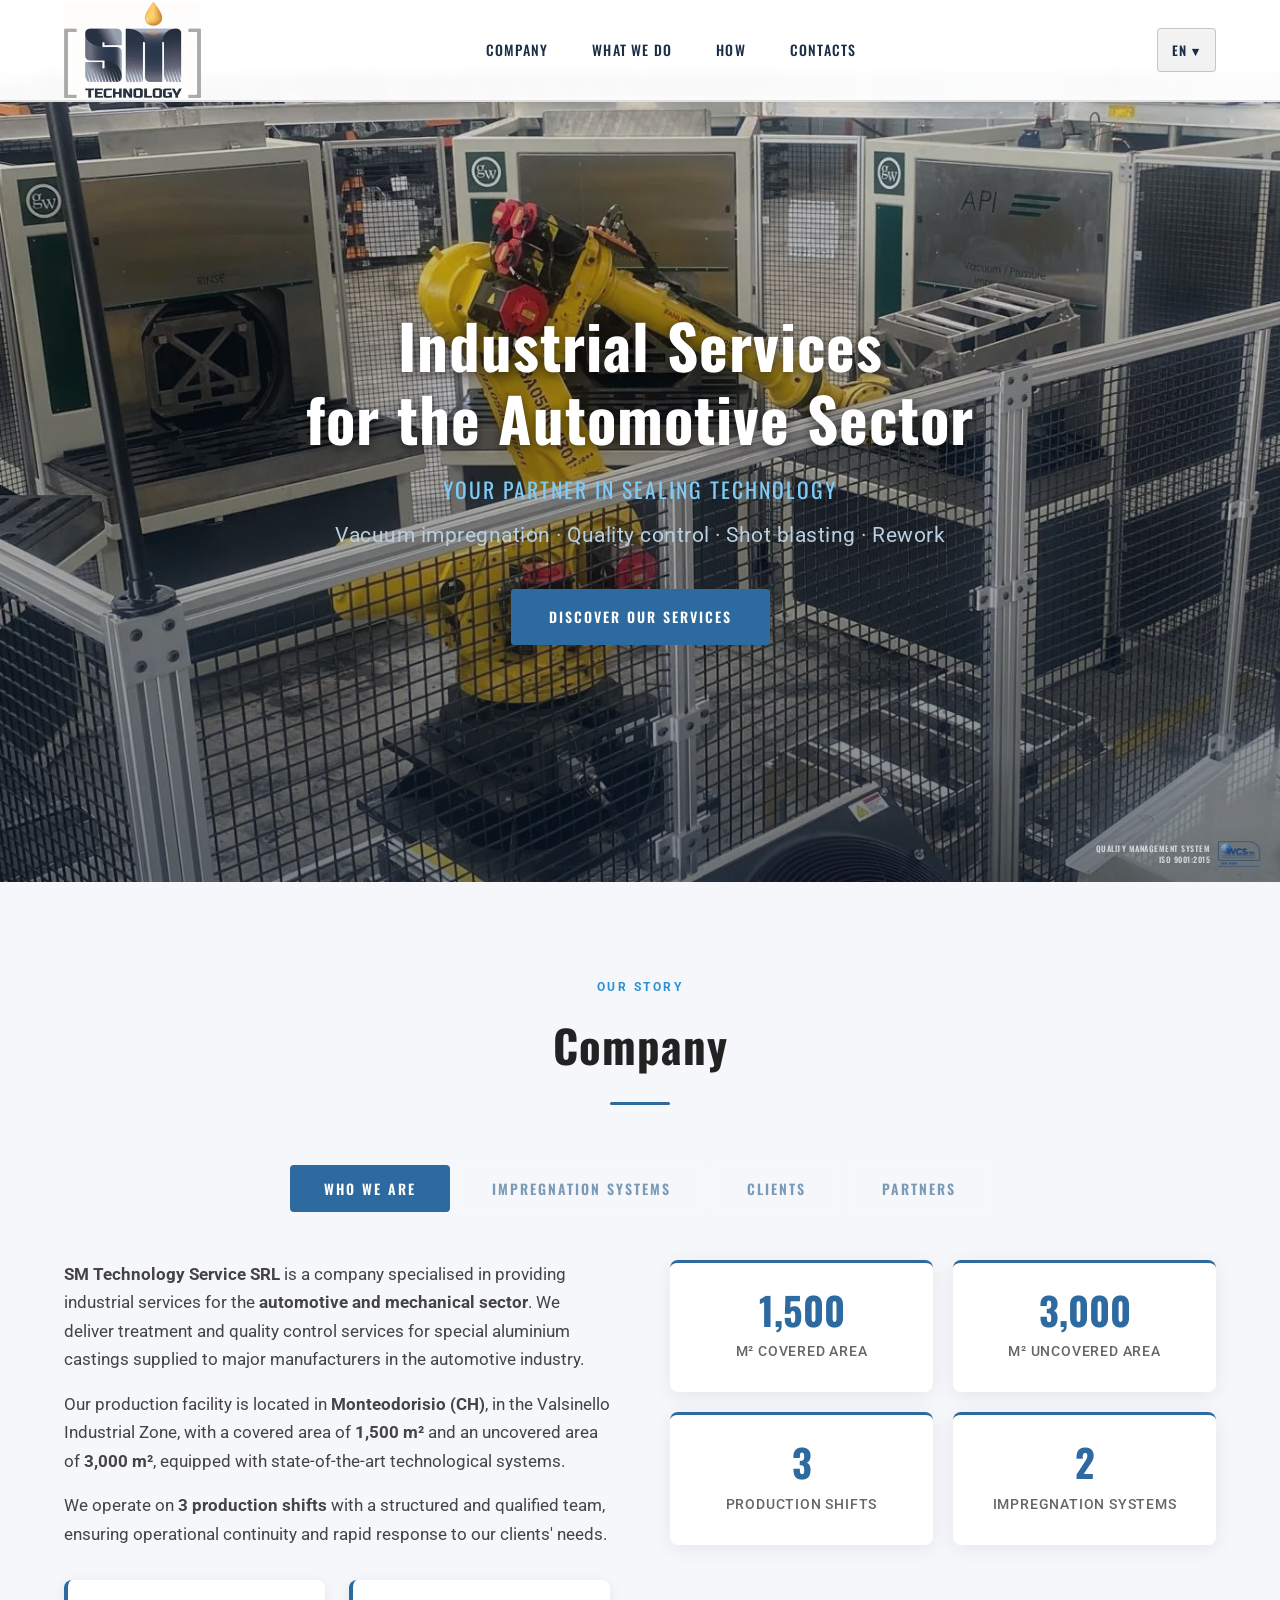
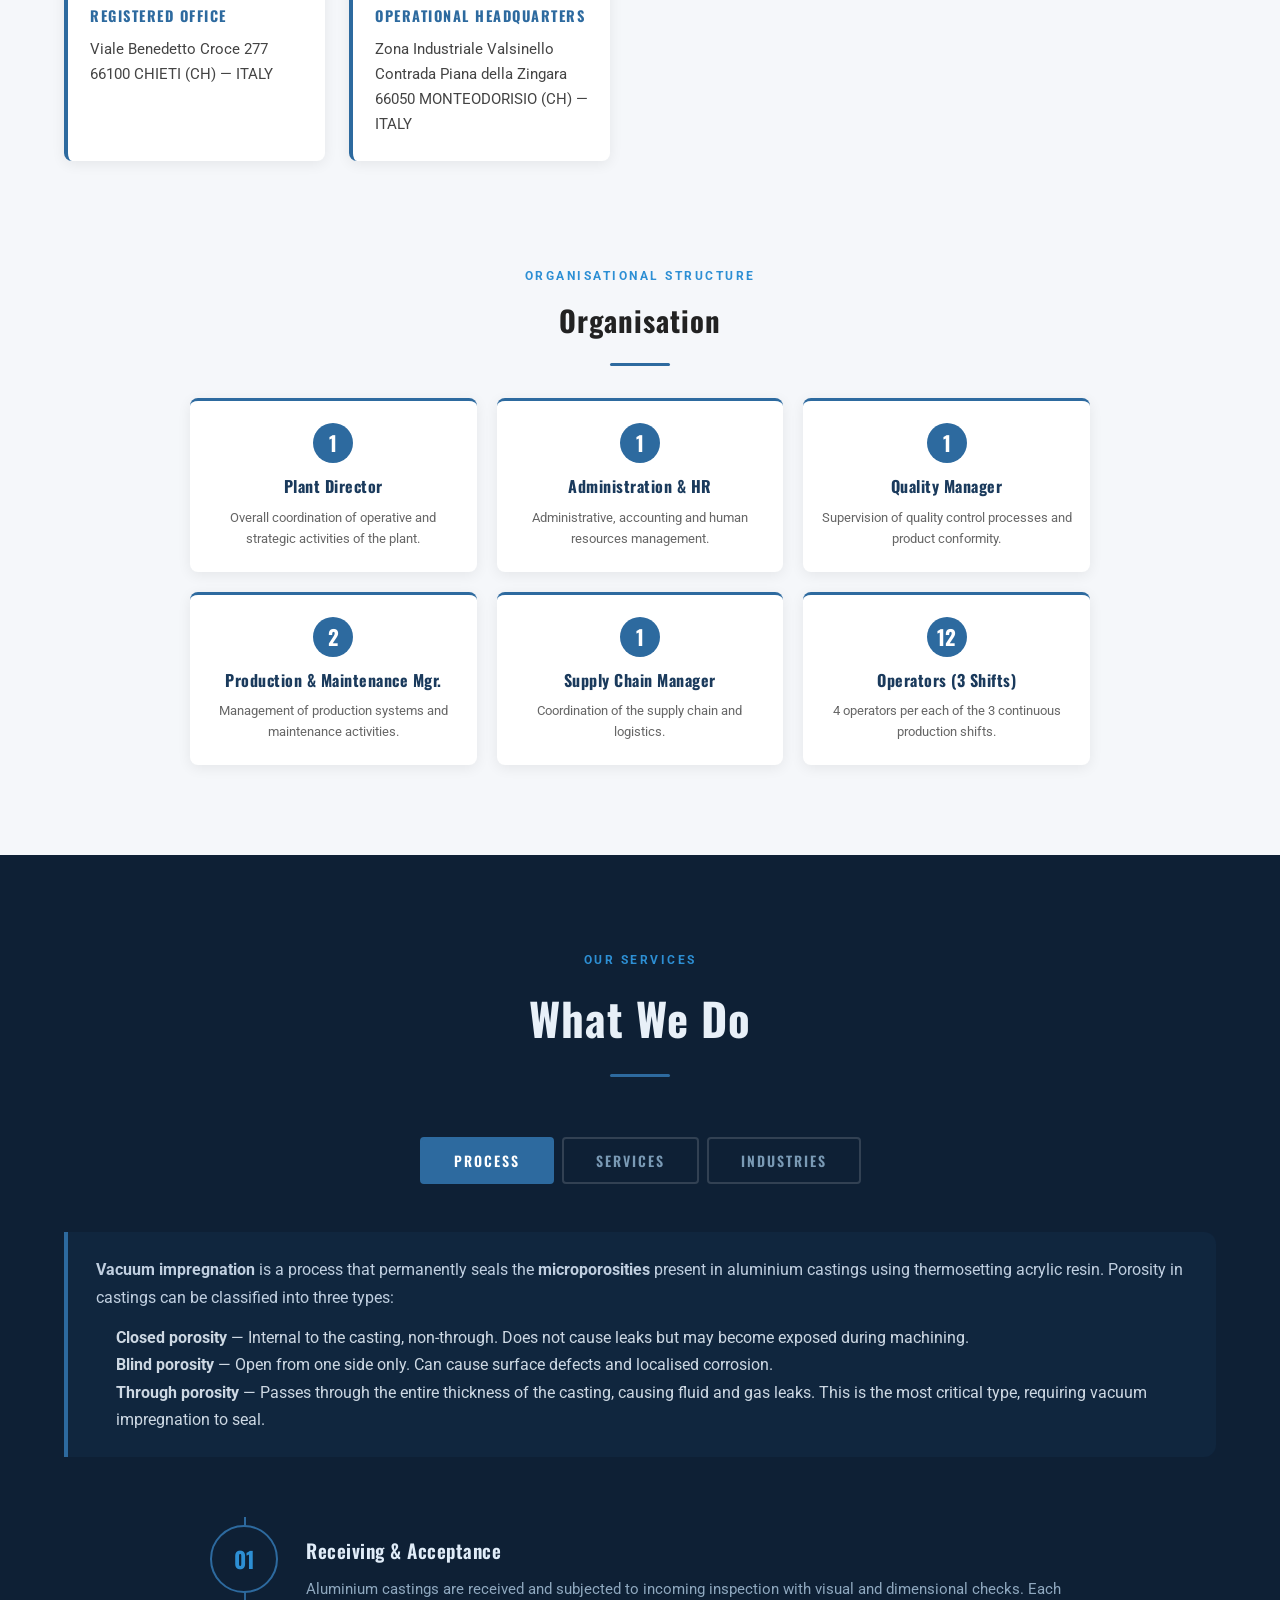
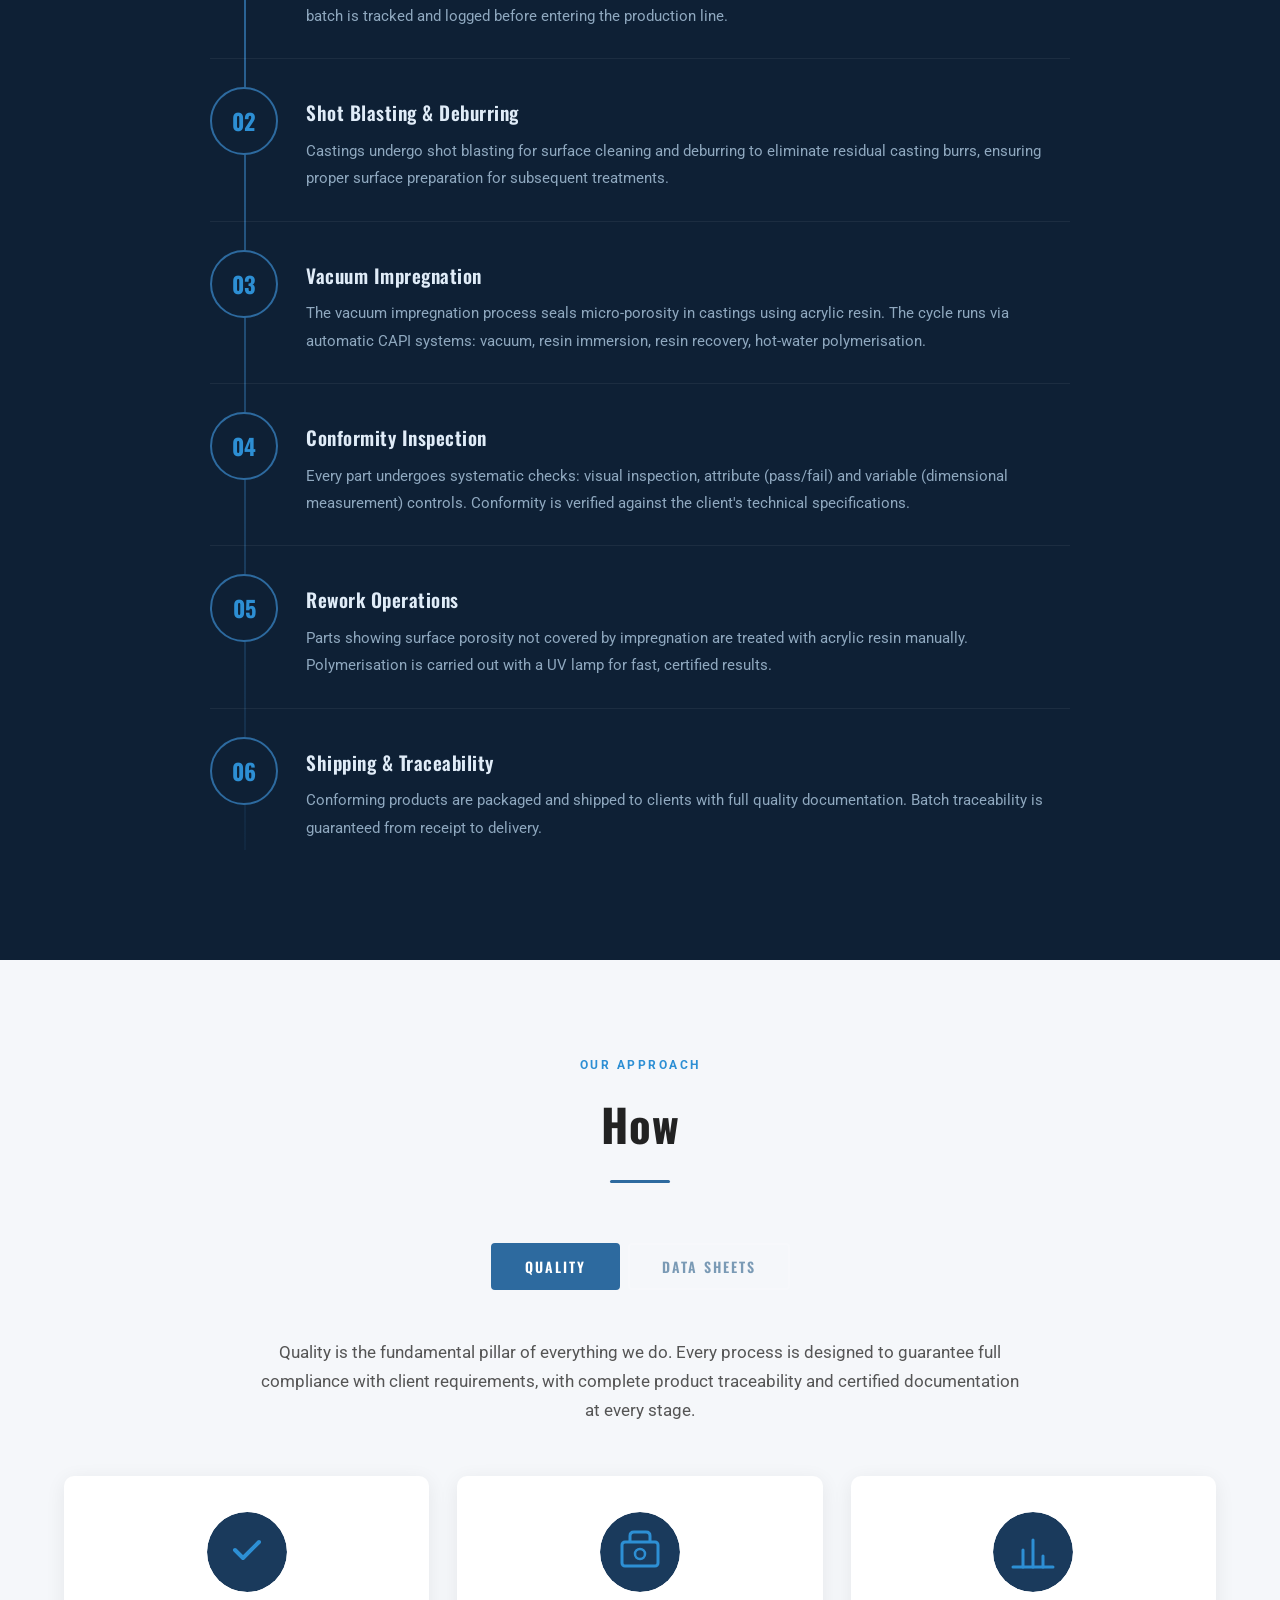
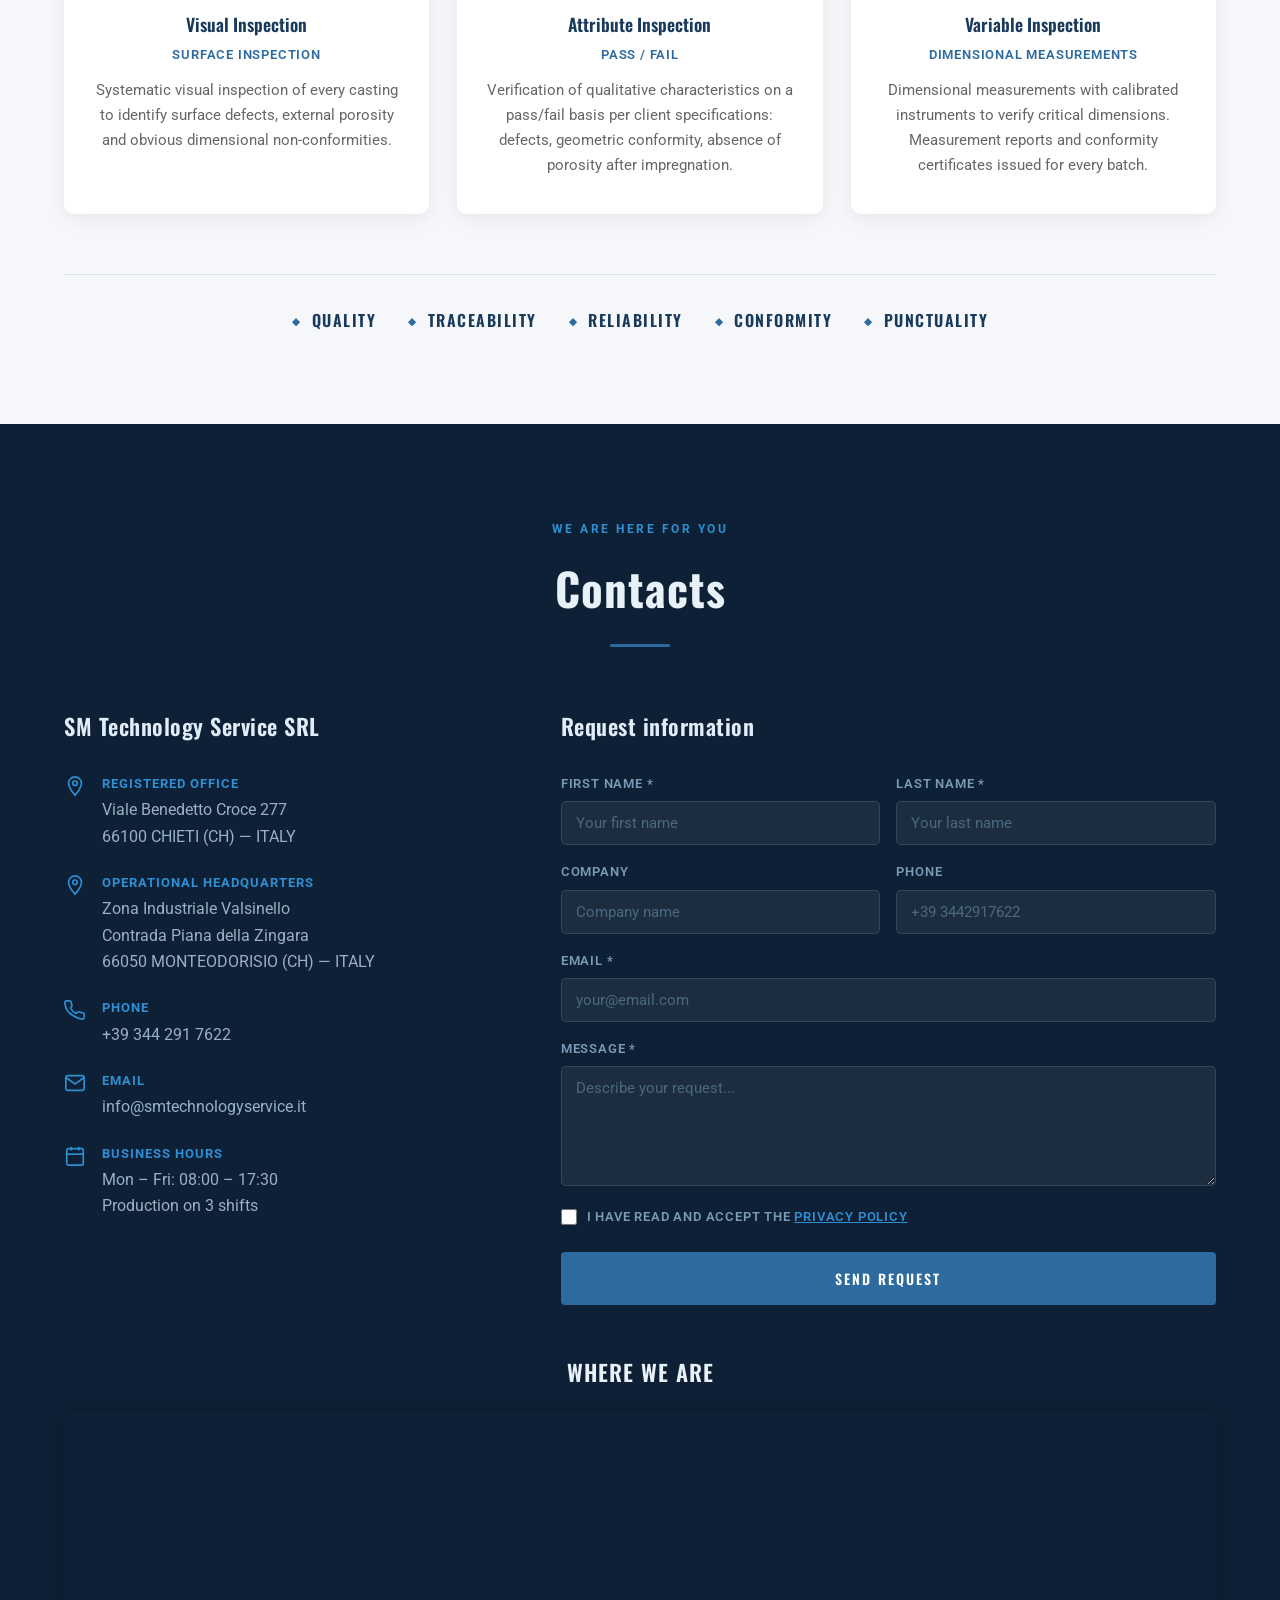
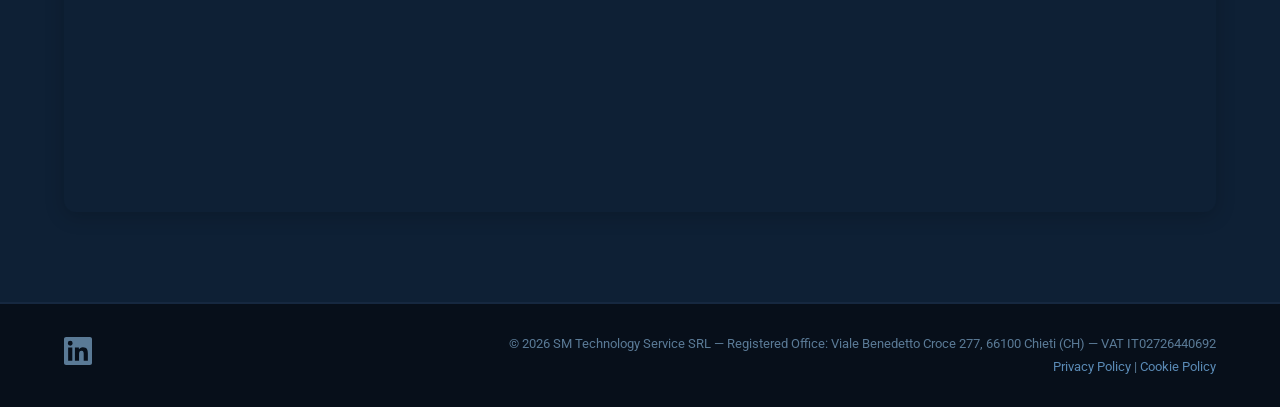
<file: en/index.html>
<!DOCTYPE html>
<html lang="en">
<head>
  <meta charset="UTF-8" />
  <meta name="viewport" content="width=device-width, initial-scale=1.0" />
  <title>SM Technology Service SRL | Vacuum Impregnation for Automotive - Italy</title>
  <meta name="description" content="SM Technology Service SRL - Vacuum impregnation, quality control and shot blasting services for aluminium castings in the automotive sector. ISO 9001:2015 certified. Italy." />
  <link rel="canonical" href="https://smtechnologyservice.com/en/index.html" />
  <link rel="alternate" hreflang="it" href="https://smtechnologyservice.com/" />
  <link rel="alternate" hreflang="en" href="https://smtechnologyservice.com/en/index.html" />
  <link rel="alternate" hreflang="x-default" href="https://smtechnologyservice.com/" />
  <meta property="og:title" content="SM Technology Service SRL | Vacuum Impregnation for Automotive" />
  <meta property="og:description" content="Vacuum impregnation, quality control and shot blasting services for aluminium castings in the automotive sector. ISO 9001:2015 certified." />
  <meta property="og:image" content="https://smtechnologyservice.com/hero_new2.JPG" />
  <meta property="og:url" content="https://smtechnologyservice.com/en/index.html" />
  <meta property="og:type" content="website" />
  <meta property="og:locale" content="en_US" />
  <meta property="og:locale:alternate" content="it_IT" />
  <link rel="stylesheet" href="../style.min.css" />
  <link rel="stylesheet" href="../lang.min.css" />
  <link rel="icon" type="image/webp" href="../logo_nnuovo.webp" />
  <link rel="apple-touch-icon" href="../logo_nnuovo.png" />
  <link rel="preconnect" href="https://fonts.googleapis.com">
  <link rel="preconnect" href="https://fonts.gstatic.com" crossorigin>
  <link href="https://fonts.googleapis.com/css2?family=Roboto:wght@300;400;500;700&family=Oswald:wght@400;600;700&display=swap" rel="stylesheet" />
  <link rel="preload" as="image" href="../hero_new2.webp" type="image/webp" />
  <script type="application/ld+json">
  {
    "@context": "https://schema.org",
    "@graph": [
      {
        "@type": "LocalBusiness",
        "@id": "https://smtechnologyservice.com/#organization",
        "name": "SM Technology Service SRL",
        "legalName": "SM Technology Service SRL",
        "url": "https://smtechnologyservice.com",
        "logo": "https://smtechnologyservice.com/logo_nnuovo.png",
        "image": "https://smtechnologyservice.com/hero_new2.JPG",
        "description": "Specialized industrial services for the automotive sector: vacuum impregnation, shot blasting, deburring, compliance testing and rework of special aluminium castings.",
        "telephone": "+393442917622",
        "address": [
          {
            "@type": "PostalAddress",
            "streetAddress": "Viale Benedetto Croce 277",
            "addressLocality": "Chieti",
            "postalCode": "66100",
            "addressRegion": "CH",
            "addressCountry": "IT"
          },
          {
            "@type": "PostalAddress",
            "streetAddress": "Zona Industriale Valsinello, Contrada Piana della Zingara",
            "addressLocality": "Monteodorisio",
            "postalCode": "66050",
            "addressRegion": "CH",
            "addressCountry": "IT"
          }
        ],
        "geo": {
          "@type": "GeoCoordinates",
          "latitude": 42.0738263,
          "longitude": 14.6024957
        },
        "openingHoursSpecification": {
          "@type": "OpeningHoursSpecification",
          "dayOfWeek": ["Monday","Tuesday","Wednesday","Thursday","Friday"],
          "opens": "08:00",
          "closes": "17:30"
        },
        "hasCredential": {
          "@type": "EducationalOccupationalCredential",
          "credentialCategory": "certification",
          "name": "ISO 9001:2015"
        },
        "knowsAbout": ["Vacuum impregnation","Grit blasting","Deburring","Quality control","Aluminum castings"],
        "knowsLanguage": ["it","en"],
        "sameAs": []
      },
      {
        "@type": "WebSite",
        "@id": "https://smtechnologyservice.com/#website",
        "url": "https://smtechnologyservice.com",
        "name": "SM Technology Service SRL",
        "publisher": {"@id": "https://smtechnologyservice.com/#organization"},
        "inLanguage": "en"
      },
      {
        "@type": "WebPage",
        "@id": "https://smtechnologyservice.com/en/#webpage",
        "url": "https://smtechnologyservice.com/en/index.html",
        "name": "SM Technology Service SRL - Vacuum Impregnation for Automotive",
        "description": "Industrial services for the automotive sector: vacuum impregnation, shot blasting, deburring and quality control of aluminium castings. ISO 9001:2015 certified.",
        "isPartOf": {"@id": "https://smtechnologyservice.com/#website"},
        "about": {"@id": "https://smtechnologyservice.com/#organization"},
        "inLanguage": "en"
      }
    ]
  }
  </script>
  <script type="application/ld+json">
  {
    "@context": "https://schema.org",
    "@graph": [
      {
        "@type": "Service",
        "@id": "https://smtechnologyservice.com/#service-impregnazione",
        "name": "Vacuum Impregnation",
        "description": "Sealing of microporosities in special aluminium castings through an automatic cycle with thermosetting acrylic resin. Vacuum down to less than 5 mbar, polymerization at 90°C. 2 automatic CAPI systems.",
        "provider": {"@id": "https://smtechnologyservice.com/#organization"},
        "serviceType": "Vacuum Impregnation",
        "areaServed": {"@type": "Place", "name": "Italy"}
      },
      {
        "@type": "Service",
        "@id": "https://smtechnologyservice.com/#service-granigliatura",
        "name": "Grit Blasting and Deburring",
        "description": "Surface treatment of aluminium castings: grit blasting for cleaning and oxide removal, deburring for eliminating casting burrs and achieving correct surface finish.",
        "provider": {"@id": "https://smtechnologyservice.com/#organization"},
        "serviceType": "Surface Treatment",
        "areaServed": {"@type": "Place", "name": "Italy"}
      },
      {
        "@type": "Service",
        "@id": "https://smtechnologyservice.com/#service-controlli",
        "name": "Compliance Testing and Dimensional Inspections",
        "description": "Systematic product controls: visual, attribute-based (pass/fail) and variable-based (dimensional measurements). Compliance reports issued for each production batch.",
        "provider": {"@id": "https://smtechnologyservice.com/#organization"},
        "serviceType": "Quality Control",
        "areaServed": {"@type": "Place", "name": "Italy"}
      },
      {
        "@type": "Service",
        "@id": "https://smtechnologyservice.com/#service-rework",
        "name": "UV Rework",
        "description": "Manual treatment of surface porosities using acrylic resin with UV polymerization. Targeted intervention for the recovery of non-conforming parts.",
        "provider": {"@id": "https://smtechnologyservice.com/#organization"},
        "serviceType": "Rework and Repair",
        "areaServed": {"@type": "Place", "name": "Italy"}
      }
    ]
  }
  </script>
</head>
<body>

  <!-- HEADER -->
  <header id="header">
    <div class="header-inner">
      <div class="logo">
        <picture>
          <source srcset="../logo_nnuovo.webp" type="image/webp" />
          <img src="../logo_nnuovo.png" alt="SM Technology Service SRL - Vacuum Impregnation for Automotive" width="250" height="175" />
        </picture>
      </div>
      <nav class="main-nav">
        <ul>
          <li><a href="#company">Company</a></li>
          <li><a href="#what-we-do">What We Do</a></li>
          <li><a href="#how">How</a></li>
          <li><a href="#contacts">Contacts</a></li>
        </ul>
      </nav>
      <div class="lang-switcher">
        <button class="lang-btn" id="lang-btn">EN ▾</button>
        <ul class="lang-dropdown" id="lang-dropdown">
          <li><a href="../index.html">🇮🇹 IT</a></li>
          <li><a href="index.html" class="active">🇬🇧 EN</a></li>
        </ul>
      </div>
      <button class="hamburger" id="hamburger" aria-label="Menu">
        <span></span><span></span><span></span>
      </button>
    </div>
  </header>

  <!-- HERO IMAGE -->
  <section class="hero">
    <picture>
      <source srcset="../hero_new2.webp" type="image/webp" />
      <img src="../hero_new2.JPG" alt="SM Technology Service facility - Vacuum impregnation systems for automotive aluminium castings" class="hero-img" width="1380" height="1009" fetchpriority="high" />
    </picture>
    <div class="hero-overlay">
      <h1>Industrial Services<br>for the Automotive Sector</h1>
      <p style="font-family:'Oswald',sans-serif;font-size:clamp(1rem,2vw,1.35rem);letter-spacing:2px;text-transform:uppercase;color:#7ecbf7;margin-bottom:10px;">Your Partner in Sealing Technology</p>
      <p>Vacuum impregnation · Quality control · Shot blasting · Rework</p>
      <a href="#what-we-do" class="btn-hero">Discover our services</a>
    </div>
    <div class="hero-iso">
      <span class="hero-iso-text">Quality Management System<br>ISO 9001:2015</span>
      <picture>
        <source srcset="../ISO9001.webp" type="image/webp" />
        <img src="../ISO9001.png" alt="ISO 9001:2015 Certified - SM Technology Service" class="hero-iso-logo" width="200" height="122" />
      </picture>
    </div>
  </section>

  <!-- SECTION: COMPANY -->
  <section id="company" class="section section-light">
    <div class="container">
      <div class="section-header">
        <span class="section-tag">Our story</span>
        <h2>Company</h2>
        <div class="divider"></div>
      </div>
      <div class="cf-tabs">
        <button class="cf-tab active" data-tab="company-whoweare">Who We Are</button>
        <button class="cf-tab" data-tab="company-systems">Impregnation Systems</button>
        <button class="cf-tab" data-tab="company-clients">Clients</button>
        <button class="cf-tab" data-tab="company-partners">Partners</button>
      </div>

      <div class="cf-tab-content active" id="tab-company-whoweare">
        <div class="azienda-grid">
          <div class="azienda-text">
            <p><strong>SM Technology Service SRL</strong> is a company specialised in providing industrial services for the <strong>automotive and mechanical sector</strong>. We deliver treatment and quality control services for special aluminium castings supplied to major manufacturers in the automotive industry.</p>
            <p>Our production facility is located in <strong>Monteodorisio (CH)</strong>, in the Valsinello Industrial Zone, with a covered area of <strong>1,500 m²</strong> and an uncovered area of <strong>3,000 m²</strong>, equipped with state-of-the-art technological systems.</p>
            <p>We operate on <strong>3 production shifts</strong> with a structured and qualified team, ensuring operational continuity and rapid response to our clients' needs.</p>
            <div class="sedi-grid">
              <div class="sede-box">
                <h4>Registered Office</h4>
                <p>Viale Benedetto Croce 277<br>66100 CHIETI (CH) — ITALY</p>
              </div>
              <div class="sede-box">
                <h4>Operational Headquarters</h4>
                <p>Zona Industriale Valsinello<br>Contrada Piana della Zingara<br>66050 MONTEODORISIO (CH) — ITALY</p>
              </div>
            </div>
          </div>
          <div class="azienda-stats">
            <div class="stat-card"><span class="stat-number">1,500</span><span class="stat-label">m² Covered Area</span></div>
            <div class="stat-card"><span class="stat-number">3,000</span><span class="stat-label">m² Uncovered Area</span></div>
            <div class="stat-card"><span class="stat-number">3</span><span class="stat-label">Production Shifts</span></div>
            <div class="stat-card"><span class="stat-number">2</span><span class="stat-label">Impregnation Systems</span></div>
          </div>
        </div>
        <div class="section-header" style="margin-top:60px; margin-bottom:32px;">
          <span class="section-tag">Organisational structure</span>
          <h2 style="font-size:1.8rem;">Organisation</h2>
          <div class="divider"></div>
        </div>
        <div class="org-grid">
          <div class="org-card"><div class="org-count">1</div><div class="org-role">Plant Director</div><p>Overall coordination of operative and strategic activities of the plant.</p></div>
          <div class="org-card"><div class="org-count">1</div><div class="org-role">Administration &amp; HR</div><p>Administrative, accounting and human resources management.</p></div>
          <div class="org-card"><div class="org-count">1</div><div class="org-role">Quality Manager</div><p>Supervision of quality control processes and product conformity.</p></div>
          <div class="org-card"><div class="org-count">2</div><div class="org-role">Production &amp; Maintenance Mgr.</div><p>Management of production systems and maintenance activities.</p></div>
          <div class="org-card"><div class="org-count">1</div><div class="org-role">Supply Chain Manager</div><p>Coordination of the supply chain and logistics.</p></div>
          <div class="org-card"><div class="org-count">12</div><div class="org-role">Operators (3 Shifts)</div><p>4 operators per each of the 3 continuous production shifts.</p></div>
        </div>
      </div>

      <div class="cf-tab-content" id="tab-company-systems">
        <div class="chisiamo-intro">
          <p>Our facility is equipped with <strong>2 fully automatic CAPI impregnation systems</strong> with FANUC robotic arms for loading/unloading. The dual-system configuration ensures <strong>high production capacity and service continuity</strong>, even during maintenance or peak demand periods.</p>
        </div>
        <div class="impianto-grid">
          <div class="impianto-card">
            <picture>
              <source srcset="../Capi1.webp" type="image/webp" />
              <img src="../Capi1.JPG" alt="CAPI automatic vacuum impregnation system with FANUC robotic arm" width="1600" height="720" loading="lazy" />
            </picture>
            <h3>CAPI System N°1</h3>
            <p>Fully automatic vacuum impregnation system with integrated FANUC robotic arm for loading and unloading of aluminium castings. Complete cycle: dry vacuum, wet vacuum, pressure, dripping, washing and polymerisation at 90°C.</p>
          </div>
          <div class="impianto-card">
            <picture>
              <source srcset="../Capi2.webp" type="image/webp" />
              <img src="../Capi2.JPG" alt="Second CAPI robotised vacuum impregnation system" width="1200" height="1600" loading="lazy" />
            </picture>
            <h3>CAPI System N°2</h3>
            <p>Second automatic CAPI system to guarantee production continuity and high-volume treatment capacity. Both systems use Godfrey &amp; Wing 95-1000AA thermosetting acrylic resin, certified for automotive applications.</p>
          </div>
        </div>
        <div class="gallery-grid" style="margin-top:30px;">
          <picture>
            <source srcset="../CAPI3.webp" type="image/webp" />
            <img src="../CAPI3.JPG" alt="Automatic impregnation system with overhead crane and lateral loading" width="1600" height="900" loading="lazy" style="width:100%;border-radius:12px;" />
          </picture>
          <picture>
            <source srcset="../CAPI4.webp" type="image/webp" />
            <img src="../CAPI4.JPG" alt="Second automatic impregnation system with overhead crane" width="1600" height="900" loading="lazy" style="width:100%;border-radius:12px;margin-top:16px;" />
          </picture>
        </div>
        <div class="impianto-features" style="margin-top:40px;">
          <h3>Key Features</h3>
          <ul>
            <li><strong>Fully automatic cycle</strong> — No manual intervention required during the impregnation process</li>
            <li><strong>Certified resins</strong> — Godfrey &amp; Wing 95-1000AA thermosetting acrylic methacrylate resin</li>
            <li><strong>Vacuum level</strong> — Down to less than 5 mbar for maximum porosity penetration</li>
            <li><strong>Polymerisation</strong> — Hot water bath at 90°C for complete resin curing</li>
            <li><strong>Dual capacity</strong> — 2 parallel systems for uninterrupted production</li>
            <li><strong>Robotic handling</strong> — FANUC arms for precise, repeatable loading/unloading</li>
          </ul>
        </div>
      </div>

      <div class="cf-tab-content" id="tab-company-clients">
        <div class="clienti-intro"><p>Our clients are major manufacturers in the automotive and mechanical sector. The trust of these industrial partners is the result of consistent quality, on-time delivery, and the ability to respond to every production need.</p></div>
        <div class="clienti-grid">
          <div class="cliente-card"><div class="cliente-logo-placeholder">STELLANTIS</div></div>
          <div class="cliente-card"><div class="cliente-logo-placeholder">TEKSID ALUMINUM</div></div>
          <div class="cliente-card"><div class="cliente-logo-placeholder">HONDA</div></div>
          <div class="cliente-card"><div class="cliente-logo-placeholder">CNH INDUSTRIAL</div></div>
          <div class="cliente-card"><div class="cliente-logo-placeholder">GETRAG</div></div>
          <div class="cliente-card"><div class="cliente-logo-placeholder">LA.ME.S.</div></div>
          <div class="cliente-card"><div class="cliente-logo-placeholder">SIRPRESS</div></div>
          <div class="cliente-card"><div class="cliente-logo-placeholder">PIERBURG PUMP TECHNOLOGY ITALY</div></div>
          <div class="cliente-card"><div class="cliente-logo-placeholder">TEKAL</div></div>
        </div>
      </div>

      <div class="cf-tab-content" id="tab-company-partners">
        <div class="clienti-intro"><p>We work with selected technology partners who share our vision of quality and innovation, allowing us to offer complete, state-of-the-art solutions for aluminium casting treatment.</p></div>
        <div class="clienti-grid">
          <div class="cliente-card"><div class="cliente-logo-placeholder">CAPI</div><span class="cliente-sede">Impregnation Systems</span></div>
          <div class="cliente-card">
            <picture>
              <source srcset="../gw-logo.webp" type="image/webp" />
              <img src="../G&W_logo e collegamento sito.png" alt="Godfrey & Wing Inc. - Impregnation resin technology partner" class="partner-logo" width="300" height="92" loading="lazy" />
            </picture>
            <span class="cliente-sede">Impregnation Resins</span>
          </div>
        </div>
      </div>
    </div>
  </section>

  <!-- SECTION: WHAT WE DO -->
  <section id="what-we-do" class="section section-dark">
    <div class="container">
      <div class="section-header">
        <span class="section-tag">Our services</span>
        <h2>What We Do</h2>
        <div class="divider"></div>
      </div>
      <div class="cf-tabs">
        <button class="cf-tab active" data-tab="en-process">Process</button>
        <button class="cf-tab" data-tab="en-services">Services</button>
        <button class="cf-tab" data-tab="en-industries">Industries</button>
      </div>
      <div class="cf-tab-content active" id="tab-en-process">
        <div class="processo-intro" style="background:rgba(45,106,159,0.08);border-left:4px solid #2d6a9f;padding:24px 28px;border-radius:0 12px 12px 0;margin-bottom:40px;">
          <p style="margin-bottom:12px;"><strong>Vacuum impregnation</strong> is a process that permanently seals the <strong>microporosities</strong> present in aluminium castings using thermosetting acrylic resin. Porosity in castings can be classified into three types:</p>
          <ul style="margin:0;padding-left:20px;">
            <li><strong>Closed porosity</strong> — Internal to the casting, non-through. Does not cause leaks but may become exposed during machining.</li>
            <li><strong>Blind porosity</strong> — Open from one side only. Can cause surface defects and localised corrosion.</li>
            <li><strong>Through porosity</strong> — Passes through the entire thickness of the casting, causing fluid and gas leaks. This is the most critical type, requiring vacuum impregnation to seal.</li>
          </ul>
        </div>
        <div class="processo-steps">
          <div class="processo-step"><div class="step-number">01</div><div class="step-body"><h3>Receiving &amp; Acceptance</h3><p>Aluminium castings are received and subjected to incoming inspection with visual and dimensional checks. Each batch is tracked and logged before entering the production line.</p></div></div>
          <div class="processo-step"><div class="step-number">02</div><div class="step-body"><h3>Shot Blasting &amp; Deburring</h3><p>Castings undergo shot blasting for surface cleaning and deburring to eliminate residual casting burrs, ensuring proper surface preparation for subsequent treatments.</p></div></div>
          <div class="processo-step"><div class="step-number">03</div><div class="step-body"><h3>Vacuum Impregnation</h3><p>The vacuum impregnation process seals micro-porosity in castings using acrylic resin. The cycle runs via automatic CAPI systems: vacuum, resin immersion, resin recovery, hot-water polymerisation.</p></div></div>
          <div class="processo-step"><div class="step-number">04</div><div class="step-body"><h3>Conformity Inspection</h3><p>Every part undergoes systematic checks: visual inspection, attribute (pass/fail) and variable (dimensional measurement) controls. Conformity is verified against the client's technical specifications.</p></div></div>
          <div class="processo-step"><div class="step-number">05</div><div class="step-body"><h3>Rework Operations</h3><p>Parts showing surface porosity not covered by impregnation are treated with acrylic resin manually. Polymerisation is carried out with a UV lamp for fast, certified results.</p></div></div>
          <div class="processo-step"><div class="step-number">06</div><div class="step-body"><h3>Shipping &amp; Traceability</h3><p>Conforming products are packaged and shipped to clients with full quality documentation. Batch traceability is guaranteed from receipt to delivery.</p></div></div>
        </div>
      </div>
      <div class="cf-tab-content" id="tab-en-services">
        <div class="services-grid">
          <div class="service-card"><div class="service-icon"><svg viewBox="0 0 64 64" fill="none" xmlns="http://www.w3.org/2000/svg"><circle cx="32" cy="32" r="22" stroke="currentColor" stroke-width="2"/><circle cx="32" cy="32" r="10" stroke="currentColor" stroke-width="2"/><path d="M32 10 L32 22 M32 42 L32 54 M10 32 L22 32 M42 32 L54 32" stroke="currentColor" stroke-width="2" stroke-linecap="round"/></svg></div><h3>Vacuum Impregnation</h3><p>Sealing of micro-porosity in special aluminium castings via automatic acrylic resin cycle. 2 CAPI systems ensure high production capacity and service continuity.</p></div>
          <div class="service-card"><div class="service-icon"><svg viewBox="0 0 64 64" fill="none" xmlns="http://www.w3.org/2000/svg"><rect x="10" y="18" width="44" height="30" rx="3" stroke="currentColor" stroke-width="2"/><path d="M22 14 L22 18 M32 14 L32 18 M42 14 L42 18" stroke="currentColor" stroke-width="2" stroke-linecap="round"/><path d="M18 34 L26 26 M38 26 L46 34 M26 26 L38 26 M22 34 L42 34" stroke="currentColor" stroke-width="2" stroke-linecap="round" stroke-linejoin="round"/></svg></div><h3>Conformity Inspection</h3><p>Systematic product controls: visual, attribute (pass/fail) and variable (dimensional measurements). Conformity reports issued for every production batch.</p></div>
          <div class="service-card"><div class="service-icon"><svg viewBox="0 0 64 64" fill="none" xmlns="http://www.w3.org/2000/svg"><path d="M12 52 L52 52 M12 52 L12 28 M52 52 L52 28" stroke="currentColor" stroke-width="2" stroke-linecap="round"/><path d="M20 52 L20 36 L32 24 L44 36 L44 52" stroke="currentColor" stroke-width="2" stroke-linejoin="round"/><circle cx="32" cy="18" r="6" stroke="currentColor" stroke-width="2"/></svg></div><h3>Shot Blasting &amp; Deburring</h3><p>Surface treatment of die-cast aluminium parts: shot blasting for cleaning and oxide removal, deburring to eliminate casting burrs and achieve the correct surface finish.</p></div>
          <div class="service-card"><div class="service-icon"><svg viewBox="0 0 64 64" fill="none" xmlns="http://www.w3.org/2000/svg"><circle cx="32" cy="32" r="18" stroke="currentColor" stroke-width="2"/><path d="M24 32 L30 38 L40 26" stroke="currentColor" stroke-width="2.5" stroke-linecap="round" stroke-linejoin="round"/><path d="M32 10 L32 6 M32 58 L32 54 M10 32 L6 32 M58 32 L54 32" stroke="currentColor" stroke-width="2" stroke-linecap="round"/></svg></div><h3>Rework Operations</h3><p>Manual treatment of surface porosity using acrylic resin with UV polymerisation. Targeted intervention to recover non-conforming parts, reducing scrap and production costs.</p></div>
        </div>
      </div>
      <div class="cf-tab-content" id="tab-en-industries">
        <div class="industrie-grid">
          <div class="industria-card"><div class="industria-icon"><svg viewBox="0 0 64 64" fill="none" xmlns="http://www.w3.org/2000/svg"><path d="M8 52 L8 28 L20 20 L20 52" stroke="currentColor" stroke-width="2" stroke-linejoin="round"/><path d="M20 36 L36 28 L36 52" stroke="currentColor" stroke-width="2" stroke-linejoin="round"/><path d="M36 40 L52 32 L52 52" stroke="currentColor" stroke-width="2" stroke-linejoin="round"/><line x1="4" y1="52" x2="60" y2="52" stroke="currentColor" stroke-width="2"/></svg></div><h3>Automotive</h3><p>Primary reference sector. We provide treatment and quality control services for aluminium castings for major manufacturers: Stellantis, Honda, CNH Industrial, Getrag.</p></div>
          <div class="industria-card"><div class="industria-icon"><svg viewBox="0 0 64 64" fill="none" xmlns="http://www.w3.org/2000/svg"><rect x="10" y="18" width="44" height="28" rx="3" stroke="currentColor" stroke-width="2"/><path d="M10 28 L54 28" stroke="currentColor" stroke-width="2"/><circle cx="20" cy="23" r="2" fill="currentColor"/><circle cx="28" cy="23" r="2" fill="currentColor"/><rect x="18" y="34" width="10" height="8" rx="1" stroke="currentColor" stroke-width="1.8"/><rect x="36" y="34" width="10" height="8" rx="1" stroke="currentColor" stroke-width="1.8"/></svg></div><h3>Precision Mechanics</h3><p>Treatment of aluminium mechanical components for high-precision industrial applications: dimensional controls, shot blasting and specialised rework.</p></div>
          <div class="industria-card"><div class="industria-icon"><svg viewBox="0 0 64 64" fill="none" xmlns="http://www.w3.org/2000/svg"><path d="M32 8 L50 20 L50 44 L32 56 L14 44 L14 20 Z" stroke="currentColor" stroke-width="2" stroke-linejoin="round"/><circle cx="32" cy="32" r="8" stroke="currentColor" stroke-width="2"/><line x1="32" y1="8" x2="32" y2="24" stroke="currentColor" stroke-width="1.5"/><line x1="32" y1="40" x2="32" y2="56" stroke="currentColor" stroke-width="1.5"/><line x1="14" y1="32" x2="24" y2="32" stroke="currentColor" stroke-width="1.5"/><line x1="40" y1="32" x2="50" y2="32" stroke="currentColor" stroke-width="1.5"/></svg></div><h3>Industrial Components</h3><p>Surface treatment and impregnation services for industrial aluminium components, with high production volumes and certified quality standards.</p></div>
        </div>
      </div>
    </div>
  </section>

  <!-- SECTION: HOW -->
  <section id="how" class="section section-light">
    <div class="container">
      <div class="section-header">
        <span class="section-tag">Our approach</span>
        <h2>How</h2>
        <div class="divider"></div>
      </div>
      <div class="cf-tabs">
        <button class="cf-tab active" data-tab="en-quality">Quality</button>
        <button class="cf-tab" data-tab="en-datasheets">Data Sheets</button>
      </div>
      <div class="cf-tab-content active" id="tab-en-quality">
        <div class="chisiamo-intro"><p>Quality is the fundamental pillar of everything we do. Every process is designed to guarantee full compliance with client requirements, with complete product traceability and certified documentation at every stage.</p></div>
        <div class="team-grid">
          <div class="team-card"><div class="team-avatar"><svg viewBox="0 0 80 80" fill="none" xmlns="http://www.w3.org/2000/svg"><circle cx="40" cy="40" r="40" fill="#1a3a5c"/><path d="M28 38 L36 46 L52 30" stroke="#2d8fd4" stroke-width="4" stroke-linecap="round" stroke-linejoin="round"/></svg></div><h3>Visual Inspection</h3><span class="team-role">Surface inspection</span><p>Systematic visual inspection of every casting to identify surface defects, external porosity and obvious dimensional non-conformities.</p></div>
          <div class="team-card"><div class="team-avatar"><svg viewBox="0 0 80 80" fill="none" xmlns="http://www.w3.org/2000/svg"><circle cx="40" cy="40" r="40" fill="#1a3a5c"/><rect x="22" y="30" width="36" height="24" rx="3" stroke="#2d8fd4" stroke-width="3"/><path d="M30 30 L30 24 Q30 20 34 20 L46 20 Q50 20 50 24 L50 30" stroke="#2d8fd4" stroke-width="3"/><circle cx="40" cy="42" r="5" stroke="#2d8fd4" stroke-width="2.5"/></svg></div><h3>Attribute Inspection</h3><span class="team-role">Pass / Fail</span><p>Verification of qualitative characteristics on a pass/fail basis per client specifications: defects, geometric conformity, absence of porosity after impregnation.</p></div>
          <div class="team-card"><div class="team-avatar"><svg viewBox="0 0 80 80" fill="none" xmlns="http://www.w3.org/2000/svg"><circle cx="40" cy="40" r="40" fill="#1a3a5c"/><line x1="20" y1="55" x2="60" y2="55" stroke="#2d8fd4" stroke-width="3" stroke-linecap="round"/><path d="M30 55 L30 38 M40 55 L40 28 M50 55 L50 44" stroke="#2d8fd4" stroke-width="3" stroke-linecap="round"/></svg></div><h3>Variable Inspection</h3><span class="team-role">Dimensional measurements</span><p>Dimensional measurements with calibrated instruments to verify critical dimensions. Measurement reports and conformity certificates issued for every batch.</p></div>
        </div>
        <div class="values-strip">
          <div class="value-item"><span class="value-icon">&#9670;</span><span>Quality</span></div>
          <div class="value-item"><span class="value-icon">&#9670;</span><span>Traceability</span></div>
          <div class="value-item"><span class="value-icon">&#9670;</span><span>Reliability</span></div>
          <div class="value-item"><span class="value-icon">&#9670;</span><span>Conformity</span></div>
          <div class="value-item"><span class="value-icon">&#9670;</span><span>Punctuality</span></div>
        </div>
      </div>
      <div class="cf-tab-content" id="tab-en-datasheets">
        <div class="chisiamo-intro"><p>Technical details of our impregnation systems. The two automatic CAPI systems guarantee high productivity, process repeatability and the highest quality of treatment on aluminium castings.</p></div>
        <div class="schede-grid">
          <div class="scheda-card"><div class="scheda-icon"><svg viewBox="0 0 64 64" fill="none" xmlns="http://www.w3.org/2000/svg"><rect x="14" y="8" width="36" height="48" rx="3" stroke="currentColor" stroke-width="2"/><line x1="22" y1="20" x2="42" y2="20" stroke="currentColor" stroke-width="2"/><line x1="22" y1="28" x2="42" y2="28" stroke="currentColor" stroke-width="2"/><line x1="22" y1="36" x2="34" y2="36" stroke="currentColor" stroke-width="2"/><circle cx="38" cy="44" r="5" stroke="currentColor" stroke-width="2"/></svg></div><h3>Impregnation System N° 1</h3><p>Automatic system for vacuum impregnation of special aluminium castings. Fully automated cycle with process control.</p><ul><li>Technology: Vacuum impregnation with acrylic resin</li><li>Cycle: Vacuum → Immersion → Resin recovery → Polymerisation</li><li>Polymerisation: Hot water bath</li><li>Application: Aluminium castings for automotive</li></ul><span class="scheda-tag">Automatic System</span></div>
          <div class="scheda-card"><div class="scheda-icon"><svg viewBox="0 0 64 64" fill="none" xmlns="http://www.w3.org/2000/svg"><rect x="14" y="8" width="36" height="48" rx="3" stroke="currentColor" stroke-width="2"/><line x1="22" y1="20" x2="42" y2="20" stroke="currentColor" stroke-width="2"/><line x1="22" y1="28" x2="42" y2="28" stroke="currentColor" stroke-width="2"/><line x1="22" y1="36" x2="34" y2="36" stroke="currentColor" stroke-width="2"/><path d="M36 42 L44 50 M44 42 L36 50" stroke="currentColor" stroke-width="2" stroke-linecap="round"/></svg></div><h3>Impregnation System N° 2 — CAPI</h3><p>Second automatic CAPI system to guarantee production continuity and high-volume treatment capacity.</p><ul><li>Brand: CAPI (certified system)</li><li>Technology: Automatic vacuum impregnation</li><li>Cycle: Vacuum → Resin immersion → Recovery → Polymerisation</li><li>Resin: Acrylic (for internal and surface porosity)</li></ul><span class="scheda-tag">CAPI System — Automatic</span></div>
          <div class="scheda-card"><div class="scheda-icon"><svg viewBox="0 0 64 64" fill="none" xmlns="http://www.w3.org/2000/svg"><rect x="14" y="8" width="36" height="48" rx="3" stroke="currentColor" stroke-width="2"/><line x1="22" y1="20" x2="42" y2="20" stroke="currentColor" stroke-width="2"/><line x1="22" y1="28" x2="42" y2="28" stroke="currentColor" stroke-width="2"/><line x1="22" y1="36" x2="42" y2="36" stroke="currentColor" stroke-width="2"/><path d="M25 46 L39 46 M32 42 L32 50" stroke="currentColor" stroke-width="2" stroke-linecap="round"/></svg></div><h3>UV Rework Station</h3><p>Manual system for treating residual surface porosity using acrylic resin with UV polymerisation.</p><ul><li>Method: Manual acrylic resin application</li><li>Polymerisation: UV lamp</li><li>Application: Surface porosity not treatable in automatic cycle</li><li>Outcome: Recovery of non-conforming parts, scrap reduction</li></ul><span class="scheda-tag">UV Rework Station</span></div>
        </div>
      </div>
    </div>
  </section>

  <!-- SECTION: CONTACTS -->
  <section id="contacts" class="section section-dark">
    <div class="container">
      <div class="section-header">
        <span class="section-tag">We are here for you</span>
        <h2>Contacts</h2>
        <div class="divider"></div>
      </div>
      <div class="contatti-grid">
        <div class="contatti-info">
          <h3>SM Technology Service SRL</h3>
          <ul class="contact-list">
            <li><svg class="contact-icon" viewBox="0 0 24 24" fill="none" xmlns="http://www.w3.org/2000/svg"><path d="M12 2C8.13 2 5 5.13 5 9c0 5.25 7 13 7 13s7-7.75 7-13c0-3.87-3.13-7-7-7z" stroke="currentColor" stroke-width="1.8"/><circle cx="12" cy="9" r="2.5" stroke="currentColor" stroke-width="1.8"/></svg><div><strong>Registered Office</strong><p>Viale Benedetto Croce 277<br>66100 CHIETI (CH) — ITALY</p></div></li>
            <li><svg class="contact-icon" viewBox="0 0 24 24" fill="none" xmlns="http://www.w3.org/2000/svg"><path d="M12 2C8.13 2 5 5.13 5 9c0 5.25 7 13 7 13s7-7.75 7-13c0-3.87-3.13-7-7-7z" stroke="currentColor" stroke-width="1.8"/><circle cx="12" cy="9" r="2.5" stroke="currentColor" stroke-width="1.8"/></svg><div><strong>Operational Headquarters</strong><p>Zona Industriale Valsinello<br>Contrada Piana della Zingara<br>66050 MONTEODORISIO (CH) — ITALY</p></div></li>
            <li><svg class="contact-icon" viewBox="0 0 24 24" fill="none" xmlns="http://www.w3.org/2000/svg"><path d="M22 16.92v3a2 2 0 01-2.18 2 19.79 19.79 0 01-8.63-3.07A19.5 19.5 0 013.95 13a19.79 19.79 0 01-3.07-8.67A2 2 0 012.86 2h3a2 2 0 012 1.72c.127.96.361 1.903.7 2.81a2 2 0 01-.45 2.11L7.09 9.91a16 16 0 006 6l1.27-1.27a2 2 0 012.11-.45c.907.339 1.85.573 2.81.7A2 2 0 0122 16.92z" stroke="currentColor" stroke-width="1.8"/></svg><div><strong>Phone</strong><p><a href="tel:+393442917622">+39 344 291 7622</a></p></div></li>
            <li><svg class="contact-icon" viewBox="0 0 24 24" fill="none" xmlns="http://www.w3.org/2000/svg"><path d="M4 4h16c1.1 0 2 .9 2 2v12c0 1.1-.9 2-2 2H4c-1.1 0-2-.9-2-2V6c0-1.1.9-2 2-2z" stroke="currentColor" stroke-width="1.8"/><polyline points="22,6 12,13 2,6" stroke="currentColor" stroke-width="1.8"/></svg><div><strong>Email</strong><p>info@smtechnologyservice.it</p></div></li>
            <li><svg class="contact-icon" viewBox="0 0 24 24" fill="none" xmlns="http://www.w3.org/2000/svg"><rect x="3" y="4" width="18" height="18" rx="2" stroke="currentColor" stroke-width="1.8"/><line x1="16" y1="2" x2="16" y2="6" stroke="currentColor" stroke-width="1.8"/><line x1="8" y1="2" x2="8" y2="6" stroke="currentColor" stroke-width="1.8"/><line x1="3" y1="10" x2="21" y2="10" stroke="currentColor" stroke-width="1.8"/></svg><div><strong>Business Hours</strong><p>Mon – Fri: 08:00 – 17:30<br>Production on 3 shifts</p></div></li>
          </ul>
        </div>
        <div class="contatti-form">
          <h3>Request information</h3>
          <form id="contact-form">
            <input type="hidden" name="access_key" value="660dd8ce-34a9-4335-b1a3-72371dc3ce0d" />
            <input type="hidden" name="subject" value="New message from SM Technology Service website" />
            <div class="form-row"><div class="form-group"><label for="nome">First name *</label><input type="text" id="nome" name="nome" placeholder="Your first name" required /></div><div class="form-group"><label for="cognome">Last name *</label><input type="text" id="cognome" name="cognome" placeholder="Your last name" required /></div></div>
            <div class="form-row"><div class="form-group"><label for="azienda-form">Company</label><input type="text" id="azienda-form" name="azienda" placeholder="Company name" /></div><div class="form-group"><label for="telefono">Phone</label><input type="tel" id="telefono" name="telefono" placeholder="+39 3442917622" /></div></div>
            <div class="form-group full"><label for="email-form">Email *</label><input type="email" id="email-form" name="email" placeholder="your@email.com" required /></div>
            <div class="form-group full"><label for="messaggio">Message *</label><textarea id="messaggio" name="messaggio" rows="5" placeholder="Describe your request..." required></textarea></div>
            <div class="form-group full privacy-check"><label class="checkbox-label"><input type="checkbox" required /><span>I have read and accept the <a href="../privacy-policy.html">Privacy Policy</a></span></label></div>
            <button type="submit" class="btn-submit">Send Request</button>
          </form>
        </div>
      </div>
      <!-- GOOGLE MAPS -->
      <div class="contatti-mappa">
        <h3>Where We Are</h3>
        <div class="mappa-wrapper">
          <iframe
            src="https://www.google.com/maps/embed?pb=!1m18!1m12!1m3!1d2930.5!2d14.6024957!3d42.0738263!2m3!1f0!2f0!3f0!3m2!1i1024!2i768!4f13.1!3m3!1m2!1s0x1330e97216cf015d%3A0xb56c538325d587fc!2sSM+Technology+Service+srl!5e0!3m2!1sen!2sit!4v1700000000000"
            width="100%"
            height="400"
            style="border:0; border-radius: 12px;"
            allowfullscreen=""
            loading="lazy"
            referrerpolicy="no-referrer-when-downgrade">
          </iframe>
        </div>
      </div>
    </div>
  </section>

  <footer class="footer">
    <div class="container footer-inner">
      <div class="footer-left">
        <div class="footer-social">
          <a href="https://www.linkedin.com/company/sm-techonology-service" target="_blank" rel="noopener noreferrer" aria-label="LinkedIn">
            <svg xmlns="http://www.w3.org/2000/svg" width="28" height="28" viewBox="0 0 24 24" fill="currentColor"><path d="M20.447 20.452h-3.554v-5.569c0-1.328-.027-3.037-1.852-3.037-1.853 0-2.136 1.445-2.136 2.939v5.667H9.351V9h3.414v1.561h.046c.477-.9 1.637-1.85 3.37-1.85 3.601 0 4.267 2.37 4.267 5.455v6.286zM5.337 7.433a2.062 2.062 0 01-2.063-2.065 2.064 2.064 0 112.063 2.065zm1.782 13.019H3.555V9h3.564v11.452zM22.225 0H1.771C.792 0 0 .774 0 1.729v20.542C0 23.227.792 24 1.771 24h20.451C23.2 24 24 23.227 24 22.271V1.729C24 .774 23.2 0 22.222 0h.003z"/></svg>
          </a>
        </div>
      </div>
      <div class="footer-text">
        <p>&copy; 2026 SM Technology Service SRL — Registered Office: Viale Benedetto Croce 277, 66100 Chieti (CH) — VAT IT02726440692</p>
        <p><a href="../privacy-policy.html">Privacy Policy</a> | <a href="../cookie-policy.html">Cookie Policy</a></p>
      </div>
    </div>
  </footer>

  <script src="../script.min.js" defer></script>
  <script src="../lang.min.js" defer></script>
</body>
</html>
</file>
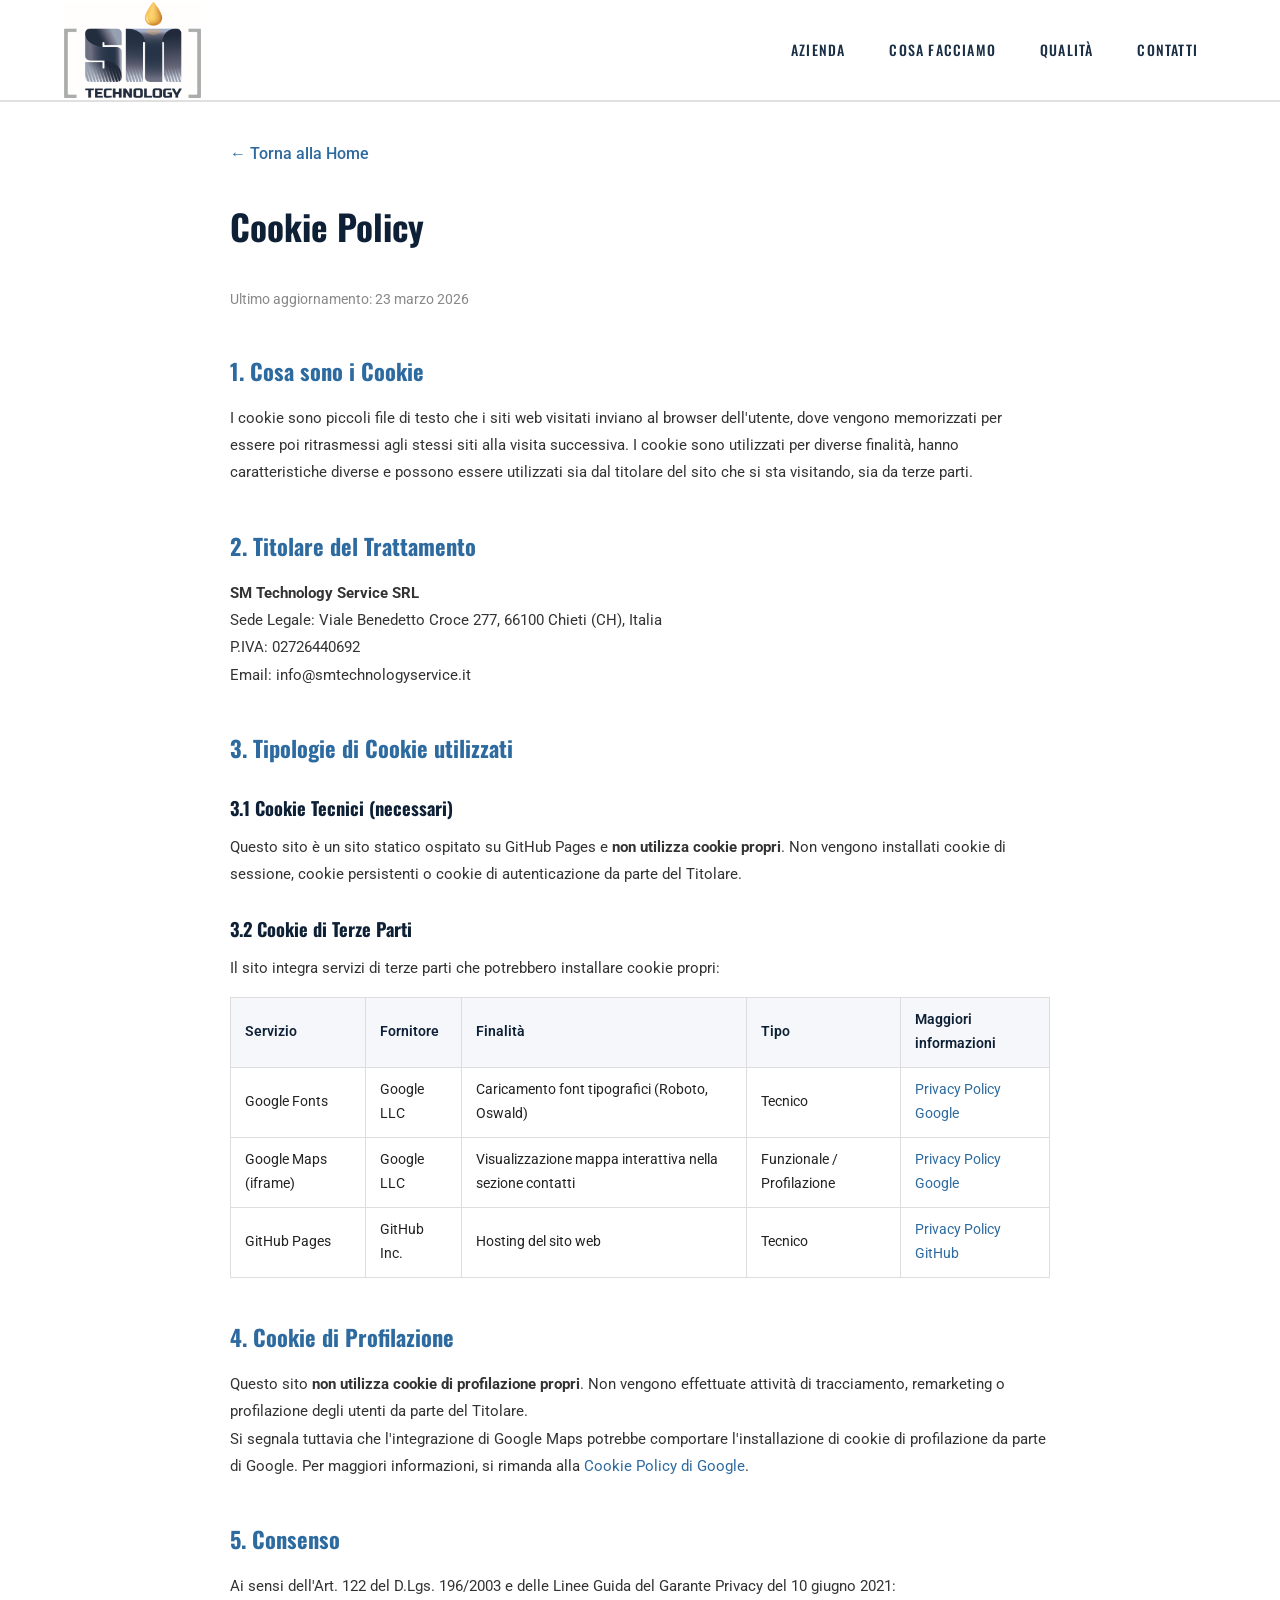
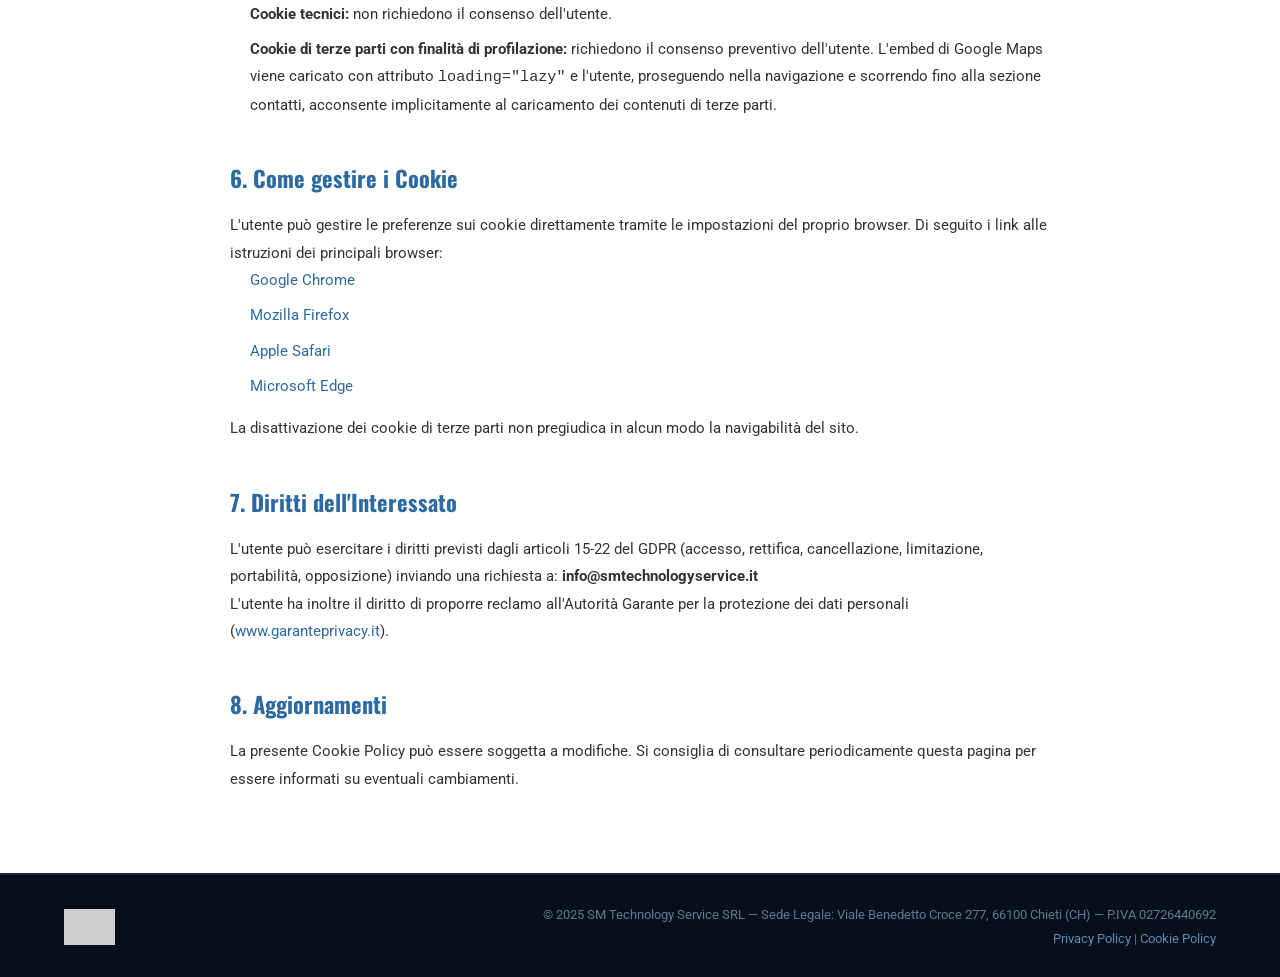
<file: cookie-policy.html>
<!DOCTYPE html>
<html lang="it">
<head>
  <meta charset="UTF-8" />
  <meta name="viewport" content="width=device-width, initial-scale=1.0" />
  <title>Cookie Policy - SM Technology Service SRL</title>
  <meta name="description" content="Cookie Policy di SM Technology Service SRL ai sensi del Regolamento UE 2016/679 (GDPR) e della Direttiva ePrivacy." />
  <meta name="robots" content="noindex, follow" />
  <link rel="canonical" href="https://smtechnologyservice.com/cookie-policy.html" />
  <link rel="stylesheet" href="style.min.css" />
  <link rel="preconnect" href="https://fonts.googleapis.com">
  <link rel="preconnect" href="https://fonts.gstatic.com" crossorigin>
  <link href="https://fonts.googleapis.com/css2?family=Roboto:wght@300;400;500;700&family=Oswald:wght@400;600;700&display=swap" rel="stylesheet" />
  <style>
    .policy-page { padding: 140px 20px 80px; max-width: 860px; margin: 0 auto; }
    .policy-page h1 { font-family: 'Oswald', sans-serif; font-size: 2.2rem; color: #0e2035; margin-bottom: 30px; }
    .policy-page h2 { font-family: 'Oswald', sans-serif; font-size: 1.4rem; color: #2d6a9f; margin-top: 40px; margin-bottom: 15px; }
    .policy-page h3 { font-family: 'Oswald', sans-serif; font-size: 1.15rem; color: #0e2035; margin-top: 25px; margin-bottom: 10px; }
    .policy-page p, .policy-page li { font-size: 0.95rem; line-height: 1.8; color: #333; }
    .policy-page ul { padding-left: 20px; margin-bottom: 15px; }
    .policy-page li { margin-bottom: 8px; }
    .policy-page .last-update { font-size: 0.85rem; color: #888; margin-bottom: 30px; }
    .policy-page a { color: #2d6a9f; }
    .policy-back { display: inline-block; margin-bottom: 30px; color: #2d6a9f; text-decoration: none; font-weight: 500; }
    .policy-back:hover { text-decoration: underline; }
    .policy-page table { width: 100%; border-collapse: collapse; margin: 15px 0 25px; }
    .policy-page th, .policy-page td { border: 1px solid #ddd; padding: 10px 14px; text-align: left; font-size: 0.9rem; }
    .policy-page th { background: #f5f7fa; font-weight: 600; color: #0e2035; }
    @media (max-width: 720px) {
      .policy-page table { font-size: 0.8rem; }
      .policy-page th, .policy-page td { padding: 8px 10px; }
    }
  </style>
</head>
<body>

  <!-- HEADER -->
  <header id="header">
    <div class="header-inner">
      <div class="logo">
        <img src="logo_nnuovo.png" alt="SM Technology Service SRL" />
      </div>
      <nav class="main-nav">
        <ul>
          <li><a href="index.html#azienda">Azienda</a></li>
          <li><a href="index.html#cosa-facciamo">Cosa Facciamo</a></li>
          <li><a href="index.html#qualita">Qualità</a></li>
          <li><a href="index.html#contatti">Contatti</a></li>
        </ul>
      </nav>
      <button class="hamburger" id="hamburger" aria-label="Menu">
        <span></span><span></span><span></span>
      </button>
    </div>
  </header>

  <div class="policy-page">
    <a href="index.html" class="policy-back">&larr; Torna alla Home</a>
    <h1>Cookie Policy</h1>
    <p class="last-update">Ultimo aggiornamento: 23 marzo 2026</p>

    <h2>1. Cosa sono i Cookie</h2>
    <p>I cookie sono piccoli file di testo che i siti web visitati inviano al browser dell'utente, dove vengono memorizzati per essere poi ritrasmessi agli stessi siti alla visita successiva. I cookie sono utilizzati per diverse finalità, hanno caratteristiche diverse e possono essere utilizzati sia dal titolare del sito che si sta visitando, sia da terze parti.</p>

    <h2>2. Titolare del Trattamento</h2>
    <p>
      <strong>SM Technology Service SRL</strong><br>
      Sede Legale: Viale Benedetto Croce 277, 66100 Chieti (CH), Italia<br>
      P.IVA: 02726440692<br>
      Email: info@smtechnologyservice.it
    </p>

    <h2>3. Tipologie di Cookie utilizzati</h2>

    <h3>3.1 Cookie Tecnici (necessari)</h3>
    <p>Questo sito è un sito statico ospitato su GitHub Pages e <strong>non utilizza cookie propri</strong>. Non vengono installati cookie di sessione, cookie persistenti o cookie di autenticazione da parte del Titolare.</p>

    <h3>3.2 Cookie di Terze Parti</h3>
    <p>Il sito integra servizi di terze parti che potrebbero installare cookie propri:</p>

    <table>
      <thead>
        <tr>
          <th>Servizio</th>
          <th>Fornitore</th>
          <th>Finalità</th>
          <th>Tipo</th>
          <th>Maggiori informazioni</th>
        </tr>
      </thead>
      <tbody>
        <tr>
          <td>Google Fonts</td>
          <td>Google LLC</td>
          <td>Caricamento font tipografici (Roboto, Oswald)</td>
          <td>Tecnico</td>
          <td><a href="https://policies.google.com/privacy" target="_blank" rel="noopener noreferrer">Privacy Policy Google</a></td>
        </tr>
        <tr>
          <td>Google Maps (iframe)</td>
          <td>Google LLC</td>
          <td>Visualizzazione mappa interattiva nella sezione contatti</td>
          <td>Funzionale / Profilazione</td>
          <td><a href="https://policies.google.com/privacy" target="_blank" rel="noopener noreferrer">Privacy Policy Google</a></td>
        </tr>
        <tr>
          <td>GitHub Pages</td>
          <td>GitHub Inc.</td>
          <td>Hosting del sito web</td>
          <td>Tecnico</td>
          <td><a href="https://docs.github.com/en/site-policy/privacy-policies/github-general-privacy-statement" target="_blank" rel="noopener noreferrer">Privacy Policy GitHub</a></td>
        </tr>
      </tbody>
    </table>

    <h2>4. Cookie di Profilazione</h2>
    <p>Questo sito <strong>non utilizza cookie di profilazione propri</strong>. Non vengono effettuate attività di tracciamento, remarketing o profilazione degli utenti da parte del Titolare.</p>
    <p>Si segnala tuttavia che l'integrazione di Google Maps potrebbe comportare l'installazione di cookie di profilazione da parte di Google. Per maggiori informazioni, si rimanda alla <a href="https://policies.google.com/technologies/cookies" target="_blank" rel="noopener noreferrer">Cookie Policy di Google</a>.</p>

    <h2>5. Consenso</h2>
    <p>Ai sensi dell'Art. 122 del D.Lgs. 196/2003 e delle Linee Guida del Garante Privacy del 10 giugno 2021:</p>
    <ul>
      <li><strong>Cookie tecnici:</strong> non richiedono il consenso dell'utente.</li>
      <li><strong>Cookie di terze parti con finalità di profilazione:</strong> richiedono il consenso preventivo dell'utente. L'embed di Google Maps viene caricato con attributo <code>loading="lazy"</code> e l'utente, proseguendo nella navigazione e scorrendo fino alla sezione contatti, acconsente implicitamente al caricamento dei contenuti di terze parti.</li>
    </ul>

    <h2>6. Come gestire i Cookie</h2>
    <p>L'utente può gestire le preferenze sui cookie direttamente tramite le impostazioni del proprio browser. Di seguito i link alle istruzioni dei principali browser:</p>
    <ul>
      <li><a href="https://support.google.com/chrome/answer/95647" target="_blank" rel="noopener noreferrer">Google Chrome</a></li>
      <li><a href="https://support.mozilla.org/it/kb/protezione-antitracciamento-avanzata-firefox-desktop" target="_blank" rel="noopener noreferrer">Mozilla Firefox</a></li>
      <li><a href="https://support.apple.com/it-it/guide/safari/sfri11471/mac" target="_blank" rel="noopener noreferrer">Apple Safari</a></li>
      <li><a href="https://support.microsoft.com/it-it/microsoft-edge/eliminare-i-cookie-in-microsoft-edge-63947406-40ac-c3b8-57b9-2a946a29ae09" target="_blank" rel="noopener noreferrer">Microsoft Edge</a></li>
    </ul>
    <p>La disattivazione dei cookie di terze parti non pregiudica in alcun modo la navigabilità del sito.</p>

    <h2>7. Diritti dell'Interessato</h2>
    <p>L'utente può esercitare i diritti previsti dagli articoli 15-22 del GDPR (accesso, rettifica, cancellazione, limitazione, portabilità, opposizione) inviando una richiesta a: <strong>info@smtechnologyservice.it</strong></p>
    <p>L'utente ha inoltre il diritto di proporre reclamo all'Autorità Garante per la protezione dei dati personali (<a href="https://www.garanteprivacy.it" target="_blank" rel="noopener noreferrer">www.garanteprivacy.it</a>).</p>

    <h2>8. Aggiornamenti</h2>
    <p>La presente Cookie Policy può essere soggetta a modifiche. Si consiglia di consultare periodicamente questa pagina per essere informati su eventuali cambiamenti.</p>
  </div>

  <footer class="footer">
    <div class="container footer-inner">
      <div class="footer-logo">
        <img src="logo_nnuovo.png" alt="SM Technology Service SRL" />
      </div>
      <div class="footer-text">
        <p>&copy; 2025 SM Technology Service SRL — Sede Legale: Viale Benedetto Croce 277, 66100 Chieti (CH) — P.IVA 02726440692</p>
        <p><a href="privacy-policy.html">Privacy Policy</a> | <a href="cookie-policy.html">Cookie Policy</a></p>
      </div>
    </div>
  </footer>

  <script src="script.min.js" defer></script>
</body>
</html>
</file>
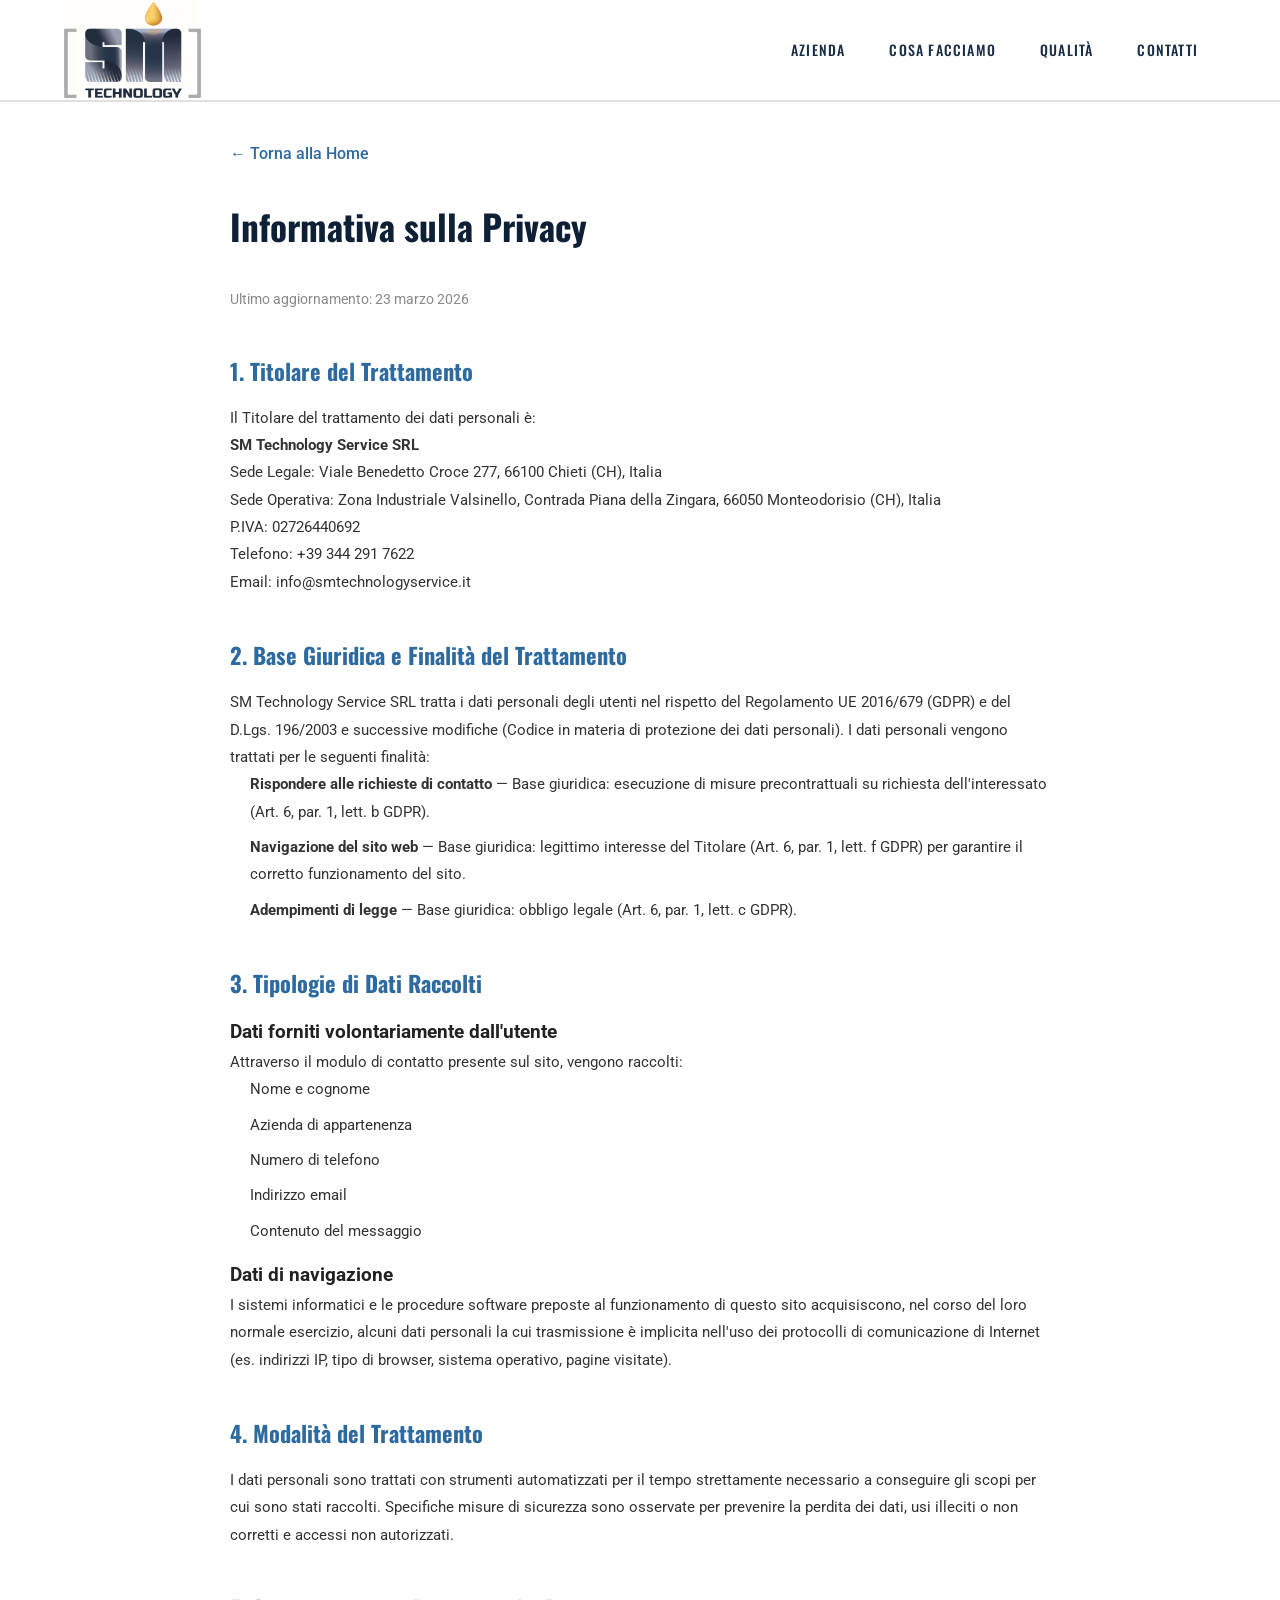
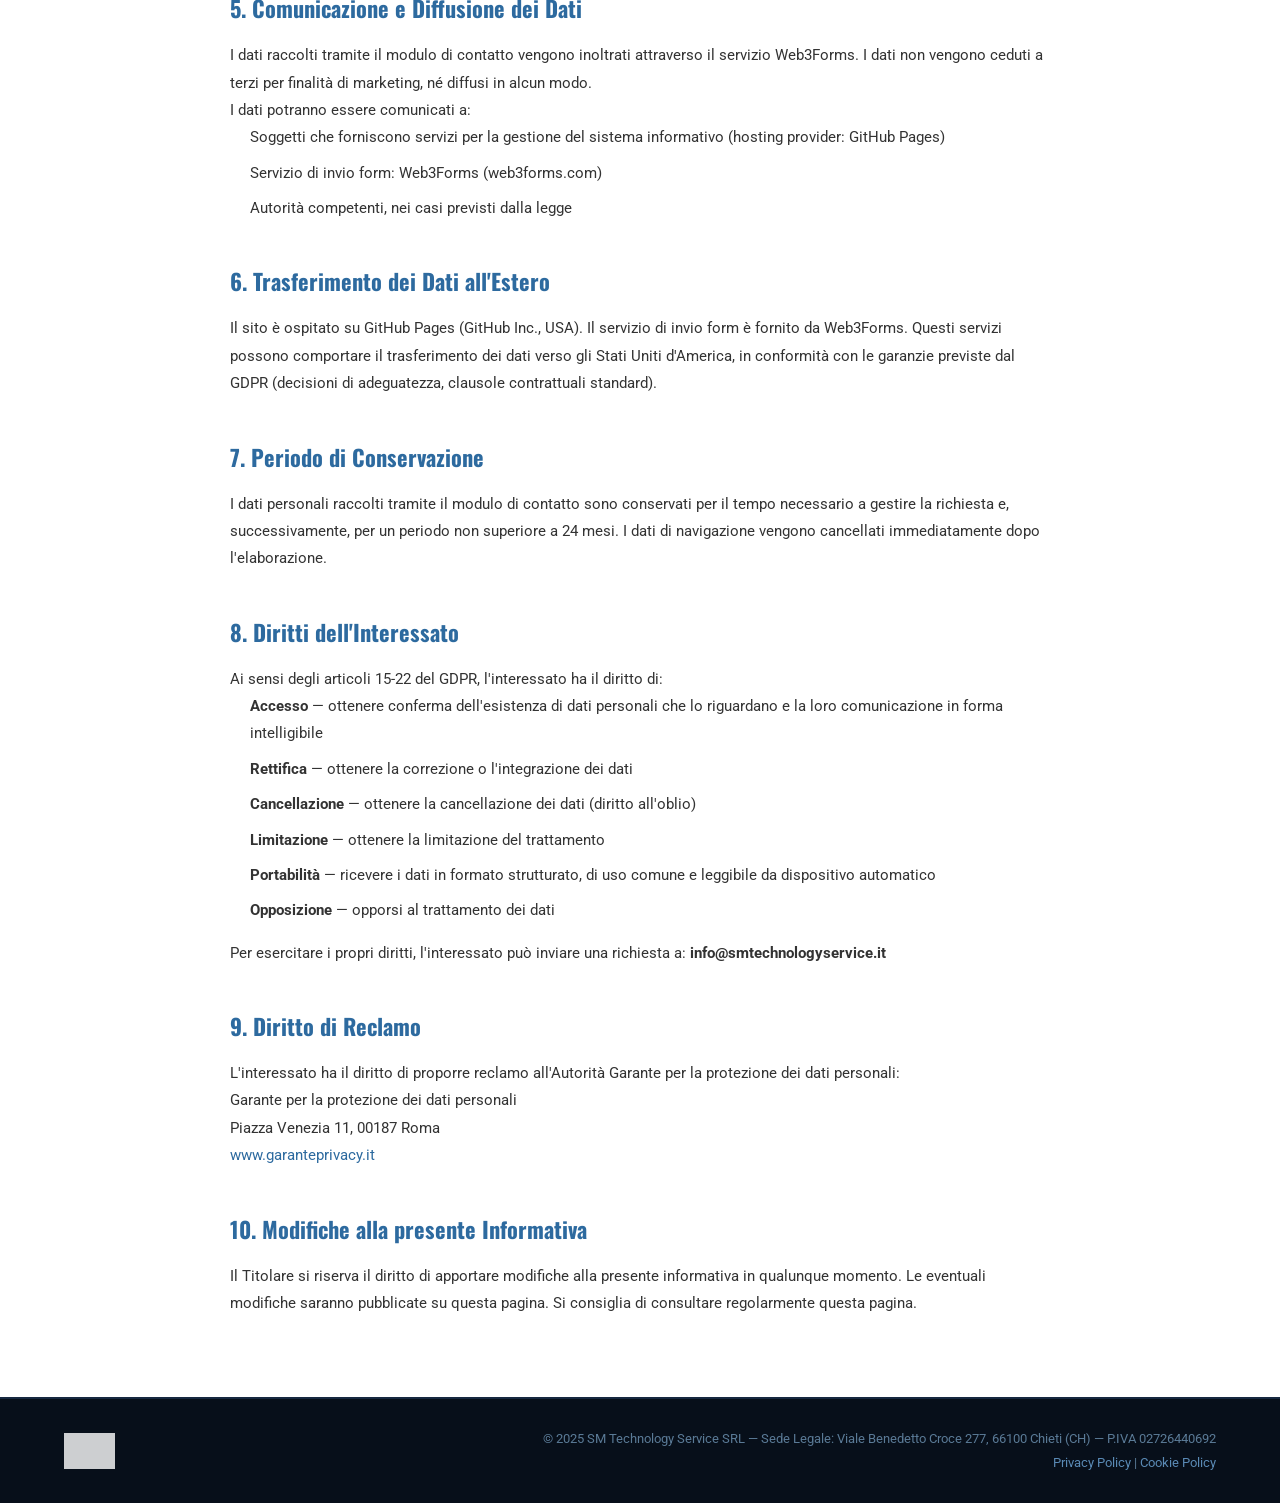
<file: privacy-policy.html>
<!DOCTYPE html>
<html lang="it">
<head>
  <meta charset="UTF-8" />
  <meta name="viewport" content="width=device-width, initial-scale=1.0" />
  <title>Privacy Policy - SM Technology Service SRL</title>
  <meta name="description" content="Informativa sulla privacy di SM Technology Service SRL ai sensi del Regolamento UE 2016/679 (GDPR) e del D.Lgs. 196/2003." />
  <meta name="robots" content="noindex, follow" />
  <link rel="canonical" href="https://smtechnologyservice.com/privacy-policy.html" />
  <link rel="stylesheet" href="style.min.css" />
  <link rel="preconnect" href="https://fonts.googleapis.com">
  <link rel="preconnect" href="https://fonts.gstatic.com" crossorigin>
  <link href="https://fonts.googleapis.com/css2?family=Roboto:wght@300;400;500;700&family=Oswald:wght@400;600;700&display=swap" rel="stylesheet" />
  <style>
    .policy-page { padding: 140px 20px 80px; max-width: 860px; margin: 0 auto; }
    .policy-page h1 { font-family: 'Oswald', sans-serif; font-size: 2.2rem; color: #0e2035; margin-bottom: 30px; }
    .policy-page h2 { font-family: 'Oswald', sans-serif; font-size: 1.4rem; color: #2d6a9f; margin-top: 40px; margin-bottom: 15px; }
    .policy-page p, .policy-page li { font-size: 0.95rem; line-height: 1.8; color: #333; }
    .policy-page ul { padding-left: 20px; margin-bottom: 15px; }
    .policy-page li { margin-bottom: 8px; }
    .policy-page .last-update { font-size: 0.85rem; color: #888; margin-bottom: 30px; }
    .policy-page a { color: #2d6a9f; }
    .policy-back { display: inline-block; margin-bottom: 30px; color: #2d6a9f; text-decoration: none; font-weight: 500; }
    .policy-back:hover { text-decoration: underline; }
    .policy-page table { width: 100%; border-collapse: collapse; margin: 15px 0 25px; }
    .policy-page th, .policy-page td { border: 1px solid #ddd; padding: 10px 14px; text-align: left; font-size: 0.9rem; }
    .policy-page th { background: #f5f7fa; font-weight: 600; color: #0e2035; }
  </style>
</head>
<body>

  <!-- HEADER -->
  <header id="header">
    <div class="header-inner">
      <div class="logo">
        <img src="logo_nnuovo.png" alt="SM Technology Service SRL" />
      </div>
      <nav class="main-nav">
        <ul>
          <li><a href="index.html#azienda">Azienda</a></li>
          <li><a href="index.html#cosa-facciamo">Cosa Facciamo</a></li>
          <li><a href="index.html#qualita">Qualità</a></li>
          <li><a href="index.html#contatti">Contatti</a></li>
        </ul>
      </nav>
      <button class="hamburger" id="hamburger" aria-label="Menu">
        <span></span><span></span><span></span>
      </button>
    </div>
  </header>

  <div class="policy-page">
    <a href="index.html" class="policy-back">&larr; Torna alla Home</a>
    <h1>Informativa sulla Privacy</h1>
    <p class="last-update">Ultimo aggiornamento: 23 marzo 2026</p>

    <h2>1. Titolare del Trattamento</h2>
    <p>Il Titolare del trattamento dei dati personali è:</p>
    <p>
      <strong>SM Technology Service SRL</strong><br>
      Sede Legale: Viale Benedetto Croce 277, 66100 Chieti (CH), Italia<br>
      Sede Operativa: Zona Industriale Valsinello, Contrada Piana della Zingara, 66050 Monteodorisio (CH), Italia<br>
      P.IVA: 02726440692<br>
      Telefono: +39 344 291 7622<br>
      Email: info@smtechnologyservice.it
    </p>

    <h2>2. Base Giuridica e Finalità del Trattamento</h2>
    <p>SM Technology Service SRL tratta i dati personali degli utenti nel rispetto del Regolamento UE 2016/679 (GDPR) e del D.Lgs. 196/2003 e successive modifiche (Codice in materia di protezione dei dati personali). I dati personali vengono trattati per le seguenti finalità:</p>
    <ul>
      <li><strong>Rispondere alle richieste di contatto</strong> — Base giuridica: esecuzione di misure precontrattuali su richiesta dell'interessato (Art. 6, par. 1, lett. b GDPR).</li>
      <li><strong>Navigazione del sito web</strong> — Base giuridica: legittimo interesse del Titolare (Art. 6, par. 1, lett. f GDPR) per garantire il corretto funzionamento del sito.</li>
      <li><strong>Adempimenti di legge</strong> — Base giuridica: obbligo legale (Art. 6, par. 1, lett. c GDPR).</li>
    </ul>

    <h2>3. Tipologie di Dati Raccolti</h2>
    <h3>Dati forniti volontariamente dall'utente</h3>
    <p>Attraverso il modulo di contatto presente sul sito, vengono raccolti:</p>
    <ul>
      <li>Nome e cognome</li>
      <li>Azienda di appartenenza</li>
      <li>Numero di telefono</li>
      <li>Indirizzo email</li>
      <li>Contenuto del messaggio</li>
    </ul>

    <h3>Dati di navigazione</h3>
    <p>I sistemi informatici e le procedure software preposte al funzionamento di questo sito acquisiscono, nel corso del loro normale esercizio, alcuni dati personali la cui trasmissione è implicita nell'uso dei protocolli di comunicazione di Internet (es. indirizzi IP, tipo di browser, sistema operativo, pagine visitate).</p>

    <h2>4. Modalità del Trattamento</h2>
    <p>I dati personali sono trattati con strumenti automatizzati per il tempo strettamente necessario a conseguire gli scopi per cui sono stati raccolti. Specifiche misure di sicurezza sono osservate per prevenire la perdita dei dati, usi illeciti o non corretti e accessi non autorizzati.</p>

    <h2>5. Comunicazione e Diffusione dei Dati</h2>
    <p>I dati raccolti tramite il modulo di contatto vengono inoltrati attraverso il servizio Web3Forms. I dati non vengono ceduti a terzi per finalità di marketing, né diffusi in alcun modo.</p>
    <p>I dati potranno essere comunicati a:</p>
    <ul>
      <li>Soggetti che forniscono servizi per la gestione del sistema informativo (hosting provider: GitHub Pages)</li>
      <li>Servizio di invio form: Web3Forms (web3forms.com)</li>
      <li>Autorità competenti, nei casi previsti dalla legge</li>
    </ul>

    <h2>6. Trasferimento dei Dati all'Estero</h2>
    <p>Il sito è ospitato su GitHub Pages (GitHub Inc., USA). Il servizio di invio form è fornito da Web3Forms. Questi servizi possono comportare il trasferimento dei dati verso gli Stati Uniti d'America, in conformità con le garanzie previste dal GDPR (decisioni di adeguatezza, clausole contrattuali standard).</p>

    <h2>7. Periodo di Conservazione</h2>
    <p>I dati personali raccolti tramite il modulo di contatto sono conservati per il tempo necessario a gestire la richiesta e, successivamente, per un periodo non superiore a 24 mesi. I dati di navigazione vengono cancellati immediatamente dopo l'elaborazione.</p>

    <h2>8. Diritti dell'Interessato</h2>
    <p>Ai sensi degli articoli 15-22 del GDPR, l'interessato ha il diritto di:</p>
    <ul>
      <li><strong>Accesso</strong> — ottenere conferma dell'esistenza di dati personali che lo riguardano e la loro comunicazione in forma intelligibile</li>
      <li><strong>Rettifica</strong> — ottenere la correzione o l'integrazione dei dati</li>
      <li><strong>Cancellazione</strong> — ottenere la cancellazione dei dati (diritto all'oblio)</li>
      <li><strong>Limitazione</strong> — ottenere la limitazione del trattamento</li>
      <li><strong>Portabilità</strong> — ricevere i dati in formato strutturato, di uso comune e leggibile da dispositivo automatico</li>
      <li><strong>Opposizione</strong> — opporsi al trattamento dei dati</li>
    </ul>
    <p>Per esercitare i propri diritti, l'interessato può inviare una richiesta a: <strong>info@smtechnologyservice.it</strong></p>

    <h2>9. Diritto di Reclamo</h2>
    <p>L'interessato ha il diritto di proporre reclamo all'Autorità Garante per la protezione dei dati personali:</p>
    <p>
      Garante per la protezione dei dati personali<br>
      Piazza Venezia 11, 00187 Roma<br>
      <a href="https://www.garanteprivacy.it" target="_blank" rel="noopener noreferrer">www.garanteprivacy.it</a>
    </p>

    <h2>10. Modifiche alla presente Informativa</h2>
    <p>Il Titolare si riserva il diritto di apportare modifiche alla presente informativa in qualunque momento. Le eventuali modifiche saranno pubblicate su questa pagina. Si consiglia di consultare regolarmente questa pagina.</p>
  </div>

  <footer class="footer">
    <div class="container footer-inner">
      <div class="footer-logo">
        <img src="logo_nnuovo.png" alt="SM Technology Service SRL" />
      </div>
      <div class="footer-text">
        <p>&copy; 2025 SM Technology Service SRL — Sede Legale: Viale Benedetto Croce 277, 66100 Chieti (CH) — P.IVA 02726440692</p>
        <p><a href="privacy-policy.html">Privacy Policy</a> | <a href="cookie-policy.html">Cookie Policy</a></p>
      </div>
    </div>
  </footer>

  <script src="script.min.js" defer></script>
</body>
</html>
</file>
<file: style.min.css>
*,*::before,*::after{box-sizing:border-box;margin:0;padding:0}html{scroll-behavior:smooth}body{font-family:'Roboto',sans-serif;font-size:16px;color:#222;background:#fff;line-height:1.7}a{text-decoration:none;color:inherit}img{max-width:100%;display:block}ul{list-style:none}.container{max-width:1200px;margin:0 auto;padding:0 24px}#header{position:fixed;top:0;left:0;width:100%;z-index:1000;background:rgba(255,255,255,0.97);border-bottom:2px solid #e0e0e0;backdrop-filter:blur(6px);transition:box-shadow 0.3s}#header.scrolled{box-shadow:0 4px 24px rgba(0,0,0,0.35)}.header-inner{max-width:1200px;margin:0 auto;padding:0 24px;display:flex;align-items:center;justify-content:space-between;height:100px}.logo{height:100%}.logo img{height:100%;width:auto;object-fit:contain;padding:2px 0}.main-nav ul{display:flex;gap:8px}.main-nav ul li a{display:block;padding:8px 18px;font-family:'Oswald',sans-serif;font-size:14px;font-weight:500;letter-spacing:1.2px;text-transform:uppercase;color:#1a2e45;border-radius:3px;position:relative;transition:color 0.25s}.main-nav ul li a::after{content:'';position:absolute;bottom:4px;left:18px;right:18px;height:2px;background:#2d8fd4;transform:scaleX(0);transition:transform 0.25s ease}.main-nav ul li a:hover{color:#2d6a9f}.main-nav ul li a:hover::after{transform:scaleX(1)}.hamburger{display:none;flex-direction:column;gap:5px;background:none;border:none;cursor:pointer;padding:12px;min-width:48px;min-height:48px;align-items:center;justify-content:center}.hamburger span{display:block;width:26px;height:2px;background:#c8d8e8;border-radius:2px;transition:all 0.3s}.hero{position:relative;width:100%;height:90vh;min-height:500px;margin-top:72px;overflow:hidden;background:#0a1a2f}.hero-img{width:100%;height:100%;object-fit:cover;object-position:center 30%;opacity:1}.hero-overlay{position:absolute;inset:0;display:flex;flex-direction:column;align-items:center;justify-content:center;text-align:center;padding:24px;background:linear-gradient( to bottom,rgba(10,26,47,0.15) 0%,rgba(10,26,47,0.35) 60%,rgba(10,26,47,0.55) 100% )}.hero-overlay h1{font-family:'Oswald',sans-serif;font-size:clamp(2rem,5vw,3.8rem);font-weight:700;color:#fff;line-height:1.2;text-shadow:0 2px 12px rgba(0,0,0,0.6);margin-bottom:16px;letter-spacing:1px}.hero-overlay p{font-size:clamp(1rem,2vw,1.3rem);color:#b8cfe0;margin-bottom:36px;letter-spacing:0.5px}.btn-hero{display:inline-block;padding:14px 36px;background:#2d6a9f;color:#fff;font-family:'Oswald',sans-serif;font-size:14px;font-weight:600;letter-spacing:2px;text-transform:uppercase;border-radius:3px;border:2px solid #2d6a9f;transition:background 0.25s,border-color 0.25s,color 0.25s}.btn-hero:hover{background:transparent;border-color:#fff;color:#fff}.section{padding:90px 0}.section-light{background:#f5f7fa;color:#222}.section-dark{background:#0e2035;color:#cdd8e3}.section-header{text-align:center;margin-bottom:60px}.section-tag{display:inline-block;font-size:12px;font-weight:700;letter-spacing:2.5px;text-transform:uppercase;color:#2d8fd4;margin-bottom:10px}.section-header h2{font-family:'Oswald',sans-serif;font-size:clamp(1.8rem,3.5vw,2.8rem);font-weight:700;letter-spacing:1px;color:inherit}.section-dark .section-header h2{color:#e8f0f8}.divider{width:60px;height:3px;background:#2d6a9f;margin:18px auto 0;border-radius:2px}.azienda-grid{display:grid;grid-template-columns:1fr 1fr;gap:60px;align-items:start}.azienda-text p{margin-bottom:16px;font-size:1.05rem;color:#444}.azienda-text p:last-child{margin-bottom:0}.azienda-stats{display:grid;grid-template-columns:1fr 1fr;gap:20px}.stat-card{background:#fff;border-radius:8px;padding:28px 20px;text-align:center;box-shadow:0 4px 20px rgba(0,0,0,0.07);border-top:3px solid #2d6a9f;transition:transform 0.2s,box-shadow 0.2s}.stat-card:hover{transform:translateY(-4px);box-shadow:0 8px 30px rgba(0,0,0,0.12)}.stat-number{display:block;font-family:'Oswald',sans-serif;font-size:2.4rem;font-weight:700;color:#2d6a9f;line-height:1;margin-bottom:8px}.stat-label{font-size:0.85rem;font-weight:500;color:#666;text-transform:uppercase;letter-spacing:0.8px}.services-grid{display:grid;grid-template-columns:repeat(3,1fr);gap:28px}.service-card{background:rgba(255,255,255,0.05);border:1px solid rgba(255,255,255,0.08);border-radius:10px;padding:36px 28px;transition:background 0.25s,transform 0.25s,border-color 0.25s}.service-card:hover{background:rgba(45,106,159,0.18);border-color:#2d6a9f;transform:translateY(-5px)}.service-icon{width:56px;height:56px;color:#2d8fd4;margin-bottom:20px}.service-icon svg{width:100%;height:100%}.service-card h3{font-family:'Oswald',sans-serif;font-size:1.2rem;font-weight:600;color:#e0ecf8;margin-bottom:12px;letter-spacing:0.5px}.service-card p{font-size:0.92rem;color:#8fa8bf;line-height:1.75}.cf-tabs{display:flex;justify-content:center;gap:8px;margin-bottom:48px;flex-wrap:wrap}.cf-tab{padding:11px 32px;background:transparent;border:2px solid rgba(255,255,255,0.15);color:#7a9ab5;font-family:'Oswald',sans-serif;font-size:14px;font-weight:600;letter-spacing:2px;text-transform:uppercase;border-radius:4px;cursor:pointer;transition:all 0.25s}.cf-tab:hover{border-color:#2d6a9f;color:#c8d8e8}.cf-tab.active{background:#2d6a9f;border-color:#2d6a9f;color:#fff}.cf-tab-content{display:none}.cf-tab-content.active{display:block;animation:fadeInTab 0.3s ease}@keyframes fadeInTab{from{opacity:0;transform:translateY(10px)}to{opacity:1;transform:translateY(0)}}.processo-intro{margin-bottom:40px;padding:28px 32px;background:rgba(255,255,255,0.04);border-left:4px solid #2d6a9f;border-radius:6px}.processo-intro h3{font-family:'Oswald',sans-serif;font-size:1.5rem;font-weight:700;color:#7ecbf7;margin-bottom:16px;text-transform:uppercase;letter-spacing:1px}.processo-intro p{font-size:1rem;line-height:1.75;color:#c0cfe0;margin-bottom:12px}.processo-intro p:last-child{margin-bottom:0}.processo-steps{display:flex;flex-direction:column;gap:0;max-width:860px;margin:0 auto;position:relative}.processo-steps::before{content:'';position:absolute;left:34px;top:20px;bottom:20px;width:2px;background:linear-gradient(to bottom,#2d6a9f,rgba(45,106,159,0.1))}.processo-step{display:flex;gap:28px;align-items:flex-start;padding:28px 0;position:relative}.processo-step+.processo-step{border-top:1px solid rgba(255,255,255,0.06)}.step-number{flex-shrink:0;width:68px;height:68px;border-radius:50%;background:#0e2035;border:2px solid #2d6a9f;display:flex;align-items:center;justify-content:center;font-family:'Oswald',sans-serif;font-size:1.4rem;font-weight:700;color:#2d8fd4;position:relative;z-index:1}.step-body{padding-top:10px}.step-body h3{font-family:'Oswald',sans-serif;font-size:1.2rem;font-weight:600;color:#e0ecf8;margin-bottom:8px;letter-spacing:0.5px}.step-body p{font-size:0.95rem;color:#8fa8bf;line-height:1.8}.industrie-grid{display:grid;grid-template-columns:repeat(3,1fr);gap:28px}.industria-card{background:rgba(255,255,255,0.04);border:1px solid rgba(255,255,255,0.08);border-radius:10px;padding:32px 24px;transition:background 0.25s,transform 0.25s,border-color 0.25s;text-align:center}.industria-card:hover{background:rgba(45,106,159,0.16);border-color:#2d6a9f;transform:translateY(-5px)}.industria-icon{width:52px;height:52px;color:#2d8fd4;margin:0 auto 18px}.industria-icon svg{width:100%;height:100%}.industria-card h3{font-family:'Oswald',sans-serif;font-size:1.15rem;font-weight:600;color:#e0ecf8;margin-bottom:10px;letter-spacing:0.5px}.industria-card p{font-size:0.91rem;color:#8fa8bf;line-height:1.75}.chisiamo-intro{max-width:760px;margin:0 auto 50px;text-align:center;font-size:1.08rem;color:#555}.team-grid{display:grid;grid-template-columns:repeat(3,1fr);gap:28px;margin-bottom:60px}.team-card{background:#fff;border-radius:10px;padding:36px 24px;text-align:center;box-shadow:0 4px 20px rgba(0,0,0,0.07);transition:transform 0.2s,box-shadow 0.2s}.team-card:hover{transform:translateY(-5px);box-shadow:0 10px 35px rgba(0,0,0,0.12)}.team-avatar{width:80px;height:80px;border-radius:50%;overflow:hidden;margin:0 auto 18px}.team-avatar svg{width:100%;height:100%}.team-card h3{font-family:'Oswald',sans-serif;font-size:1.1rem;font-weight:600;color:#1a3a5c;margin-bottom:4px}.team-role{display:block;font-size:0.82rem;font-weight:600;color:#2d6a9f;letter-spacing:0.8px;text-transform:uppercase;margin-bottom:12px}.team-card p{font-size:0.92rem;color:#666}.values-strip{display:flex;justify-content:center;flex-wrap:wrap;gap:16px 32px;padding:32px 0 0;border-top:1px solid #dde4ed}.value-item{display:flex;align-items:center;gap:10px;font-family:'Oswald',sans-serif;font-size:1rem;font-weight:600;letter-spacing:1.5px;text-transform:uppercase;color:#1a3a5c}.value-icon{color:#2d6a9f;font-size:10px}.contatti-grid{display:grid;grid-template-columns:1fr 1.5fr;gap:60px;align-items:start}.contatti-mappa{margin-top:48px}.contatti-mappa h3{font-family:'Oswald',sans-serif;font-size:1.4rem;font-weight:600;color:#e8f0f8;text-transform:uppercase;letter-spacing:1px;margin-bottom:20px;text-align:center}.mappa-wrapper{border-radius:12px;overflow:hidden;box-shadow:0 4px 20px rgba(0,0,0,0.2)}.mappa-wrapper iframe{display:block;width:100%}.contatti-info h3,.contatti-form h3{font-family:'Oswald',sans-serif;font-size:1.4rem;font-weight:600;color:#e0ecf8;margin-bottom:28px;letter-spacing:0.5px}.contact-list{display:flex;flex-direction:column;gap:22px}.contact-list li{display:flex;align-items:flex-start;gap:16px}.contact-icon{width:22px;height:22px;color:#2d8fd4;flex-shrink:0;margin-top:2px}.contact-list strong{display:block;font-size:0.82rem;font-weight:700;letter-spacing:1px;text-transform:uppercase;color:#2d8fd4;margin-bottom:2px}.contact-list p{font-size:0.97rem;color:#9ab0c4}.contatti-form form{display:flex;flex-direction:column;gap:16px}.form-row{display:grid;grid-template-columns:1fr 1fr;gap:16px}.form-group{display:flex;flex-direction:column;gap:6px}.form-group.full{grid-column:1 / -1}.form-group label{font-size:0.82rem;font-weight:600;letter-spacing:0.8px;text-transform:uppercase;color:#7a9ab5}.form-group input,.form-group textarea{background:rgba(255,255,255,0.06);border:1px solid rgba(255,255,255,0.12);border-radius:5px;padding:12px 14px;font-family:'Roboto',sans-serif;font-size:0.95rem;color:#e0ecf8;transition:border-color 0.25s,background 0.25s;outline:none;width:100%}.form-group input::placeholder,.form-group textarea::placeholder{color:#4a6880}.form-group input:focus,.form-group textarea:focus{border-color:#2d6a9f;background:rgba(45,106,159,0.1)}.form-group textarea{resize:vertical;min-height:120px}.privacy-check{margin-top:4px}.checkbox-label{display:flex;align-items:center;gap:10px;font-size:0.88rem;color:#7a9ab5;cursor:pointer}.checkbox-label input[type="checkbox"]{width:16px;height:16px;accent-color:#2d6a9f;cursor:pointer}.checkbox-label a{color:#2d8fd4;text-decoration:underline}.btn-submit{display:inline-block;padding:14px 36px;background:#2d6a9f;color:#fff;font-family:'Oswald',sans-serif;font-size:14px;font-weight:600;letter-spacing:2px;text-transform:uppercase;border:2px solid #2d6a9f;border-radius:4px;cursor:pointer;transition:background 0.25s,border-color 0.25s,color 0.25s;width:100%;margin-top:8px}.btn-submit:hover{background:#1a5080;border-color:#1a5080}.footer{background:#070f1a;padding:28px 0;border-top:2px solid #162840}.footer-inner{display:flex;align-items:center;justify-content:space-between;gap:20px;flex-wrap:wrap}.footer-logo img{height:36px;width:auto;object-fit:contain;opacity:0.8;filter:brightness(0) invert(1)}.footer-social a{color:#5a7a96;transition:color 0.2s;display:inline-block}.footer-social a:hover{color:#0a66c2}.footer-text{text-align:right}.footer-text p{font-size:0.82rem;color:#5a7a96;line-height:1.8}.footer-text a{color:#5a8ab5;transition:color 0.2s}.footer-text a:hover{color:#2d8fd4}.hero-iso{position:absolute;bottom:14px;right:18px;display:flex;align-items:center;gap:6px;z-index:2}.hero-iso-text{font-family:'Oswald',sans-serif;font-size:0.5rem;font-weight:600;letter-spacing:0.5px;text-transform:uppercase;color:rgba(255,255,255,0.7);text-align:right;line-height:1.4}.hero-iso-logo{height:28px;width:auto;object-fit:contain}.clienti-intro{max-width:760px;margin:0 auto 40px;text-align:center;font-size:1.05rem;color:#555}.section-dark .clienti-intro p{color:#9ab0c4}.clienti-grid{display:grid;grid-template-columns:repeat(4,1fr);gap:24px;margin-top:16px}.cliente-card{background:#fff;border-radius:10px;padding:28px 20px;text-align:center;box-shadow:0 4px 18px rgba(0,0,0,0.08);border:1px solid #e2e8f0;transition:transform 0.2s,box-shadow 0.2s,border-color 0.2s}.cliente-card:hover{transform:translateY(-4px);box-shadow:0 10px 32px rgba(0,0,0,0.12);border-color:#2d6a9f}.cliente-logo-placeholder{font-family:'Oswald',sans-serif;font-size:1rem;font-weight:700;letter-spacing:1px;color:#1a3a5c;text-transform:uppercase;padding:8px 0}.partner-logo{max-width:100%;height:auto;max-height:80px;object-fit:contain}.cliente-card a{text-decoration:none;display:block}.cliente-card .cliente-sede{display:block;font-size:0.8rem;color:#6a88a0;margin-top:6px;letter-spacing:0.5px}.impianti-grid{display:flex;flex-direction:column;gap:32px;margin-top:24px}.impianto-card{display:flex;gap:32px;background:#fff;border-radius:12px;overflow:hidden;box-shadow:0 4px 20px rgba(0,0,0,0.07);border:1px solid #e4eaf0;transition:transform 0.3s,box-shadow 0.3s}.impianto-card:hover{transform:translateY(-4px);box-shadow:0 10px 32px rgba(0,0,0,0.12)}.impianto-img{flex:0 0 45%;max-width:45%;overflow:hidden}.impianto-img img{width:100%;height:100%;object-fit:cover;display:block}.impianto-info{flex:1;padding:28px 28px 28px 0;display:flex;flex-direction:column;justify-content:center}.impianto-info h3{font-family:'Oswald',sans-serif;font-size:1.35rem;font-weight:700;color:#1a3a5c;text-transform:uppercase;letter-spacing:1px;margin-bottom:12px}.impianto-info p{font-size:0.95rem;line-height:1.7;color:#4a6a84;margin-bottom:16px}.impianto-info ul{list-style:none;padding:0;margin:0}.impianto-info ul li{font-size:0.9rem;color:#3a5a74;padding:5px 0;border-bottom:1px solid #f0f4f8}.impianto-info ul li:last-child{border-bottom:none}.impianto-gallery{display:grid;grid-template-columns:1fr 1fr;gap:24px;margin-top:12px}.gallery-img{position:relative;border-radius:12px;overflow:hidden;box-shadow:0 4px 20px rgba(0,0,0,0.07);border:1px solid #e4eaf0;transition:transform 0.3s,box-shadow 0.3s}.gallery-img:hover{transform:translateY(-4px);box-shadow:0 10px 32px rgba(0,0,0,0.12)}.gallery-img img{width:100%;height:260px;object-fit:cover;display:block}.gallery-caption{display:block;background:#fff;padding:12px 16px;font-size:0.85rem;color:#4a6a84;font-weight:500;text-align:center}@media (max-width:768px){.impianto-gallery{grid-template-columns:1fr}}.impianti-features{display:grid;grid-template-columns:repeat(3,1fr);gap:24px;margin-top:40px}.impianto-feature{display:flex;gap:14px;align-items:flex-start;background:#f6f9fc;padding:24px;border-radius:10px;border:1px solid #e4eaf0}.impianto-feature .feature-icon{font-size:1.2rem;color:#2d6a9f;flex-shrink:0;margin-top:2px}.impianto-feature h4{font-family:'Oswald',sans-serif;font-size:1rem;font-weight:600;color:#1a3a5c;margin-bottom:6px}.impianto-feature p{font-size:0.85rem;line-height:1.6;color:#5a7a94;margin:0}@media (max-width:768px){.impianto-card{flex-direction:column}.impianto-img{flex:none;max-width:100%;height:220px}.impianto-info{padding:24px}.impianti-features{grid-template-columns:1fr}}.org-grid{display:grid;grid-template-columns:repeat(3,1fr);gap:20px;max-width:900px;margin:0 auto}.org-card{background:#fff;border-radius:8px;padding:22px 18px;text-align:center;box-shadow:0 3px 14px rgba(0,0,0,0.07);border-top:3px solid #2d6a9f}.org-card .org-role{font-family:'Oswald',sans-serif;font-size:1rem;font-weight:700;color:#1a3a5c;letter-spacing:0.5px;margin-bottom:6px}.org-card .org-count{display:inline-block;background:#2d6a9f;color:#fff;font-family:'Oswald',sans-serif;font-size:1.3rem;font-weight:700;width:40px;height:40px;line-height:40px;border-radius:50%;margin-bottom:10px}.org-card p{font-size:0.84rem;color:#666;line-height:1.6}.schede-grid{display:grid;grid-template-columns:repeat(3,1fr);gap:28px}.scheda-card{background:#fff;border-radius:10px;padding:32px 26px;box-shadow:0 4px 18px rgba(0,0,0,0.07);border:1px solid #e2e8f0;transition:transform 0.2s,box-shadow 0.2s,border-color 0.2s}.scheda-card:hover{transform:translateY(-4px);box-shadow:0 10px 32px rgba(0,0,0,0.12);border-color:#2d6a9f}.scheda-icon{width:48px;height:48px;color:#2d6a9f;margin-bottom:18px}.scheda-icon svg{width:100%;height:100%}.scheda-card h3{font-family:'Oswald',sans-serif;font-size:1.15rem;font-weight:700;color:#1a3a5c;margin-bottom:10px}.scheda-card p{font-size:0.91rem;color:#555;line-height:1.75;margin-bottom:16px}.scheda-card ul{list-style:none;padding:0;margin-bottom:18px}.scheda-card ul li{font-size:0.88rem;color:#444;padding:4px 0;border-bottom:1px solid #f0f4f8;display:flex;gap:8px;align-items:baseline}.scheda-card ul li::before{content:'›';color:#2d6a9f;font-weight:700;flex-shrink:0}.scheda-tag{display:inline-block;background:#e8f0f8;color:#2d6a9f;font-size:0.78rem;font-weight:700;letter-spacing:1px;text-transform:uppercase;padding:5px 12px;border-radius:3px;margin-top:4px}.download-grid{display:grid;grid-template-columns:1fr 1fr;gap:28px}.download-card{display:flex;align-items:center;gap:20px;background:rgba(255,255,255,0.04);border:1px solid rgba(255,255,255,0.08);border-radius:12px;padding:28px 32px;text-decoration:none;cursor:pointer;transition:transform 0.3s,box-shadow 0.3s,border-color 0.3s}.download-card:hover{transform:translateY(-4px);box-shadow:0 10px 32px rgba(0,0,0,0.25);border-color:#2d6a9f}.download-icon{flex-shrink:0;width:52px;height:52px;color:#7ecbf7}.download-icon-safety{color:#f0ad4e}.download-info{flex:1}.download-info h3{font-family:'Oswald',sans-serif;font-size:1.1rem;font-weight:700;color:#e8f0f8;text-transform:uppercase;letter-spacing:0.5px;margin:0 0 4px 0}.download-info span{font-size:0.82rem;color:#7ecbf7;font-weight:500}.download-badge{flex-shrink:0;background:#2d6a9f;color:#fff;font-family:'Oswald',sans-serif;font-size:0.75rem;font-weight:700;letter-spacing:1.5px;text-transform:uppercase;padding:6px 14px;border-radius:4px}@media (max-width:768px){.download-grid{grid-template-columns:1fr}}.sedi-grid{display:grid;grid-template-columns:1fr 1fr;gap:24px;margin-top:32px;margin-bottom:40px}.sede-box{background:#fff;border-radius:8px;padding:24px 22px;box-shadow:0 3px 14px rgba(0,0,0,0.07);border-left:4px solid #2d6a9f}.sede-box h4{font-family:'Oswald',sans-serif;font-size:0.9rem;font-weight:700;letter-spacing:1.5px;text-transform:uppercase;color:#2d6a9f;margin-bottom:8px}.sede-box p{font-size:0.92rem;color:#444;line-height:1.7}@media (max-width:960px){.azienda-grid{grid-template-columns:1fr;gap:40px}.services-grid{grid-template-columns:repeat(2,1fr)}.industrie-grid{grid-template-columns:repeat(2,1fr)}.team-grid{grid-template-columns:repeat(2,1fr)}.contatti-grid{grid-template-columns:1fr;gap:40px}.clienti-grid{grid-template-columns:repeat(2,1fr)}.org-grid{grid-template-columns:repeat(2,1fr)}.schede-grid{grid-template-columns:repeat(2,1fr)}.sedi-grid{grid-template-columns:1fr}}@media (max-width:720px){.hamburger{display:flex}.main-nav{display:none;position:absolute;top:72px;left:0;width:100%;background:rgba(10,26,47,0.98);border-bottom:2px solid #2d6a9f;padding:16px 0}.main-nav.open{display:block}.main-nav ul{flex-direction:column;gap:0}.main-nav ul li a{padding:12px 24px}.main-nav ul li a::after{display:none}.hero{height:70vh}.section{padding:60px 0}.azienda-stats{grid-template-columns:repeat(2,1fr)}.services-grid{grid-template-columns:1fr}.industrie-grid{grid-template-columns:1fr}.processo-steps::before{display:none}.cf-tab{padding:9px 20px;font-size:12px}.team-grid{grid-template-columns:1fr;max-width:380px;margin-left:auto;margin-right:auto}.clienti-grid{grid-template-columns:repeat(2,1fr)}.org-grid{grid-template-columns:1fr;max-width:380px;margin-left:auto;margin-right:auto}.schede-grid{grid-template-columns:1fr}.form-row{grid-template-columns:1fr}.footer-inner{flex-direction:column;text-align:center}.footer-text{text-align:center}}
</file>
<file: lang.min.css>
.lang-switcher{position:relative;margin-left:16px}.lang-btn{background:rgba(0,0,0,0.05);border:1px solid rgba(0,0,0,0.18);color:#1a2e45;font-family:'Oswald',sans-serif;font-size:13px;font-weight:600;letter-spacing:1.5px;padding:10px 14px;border-radius:4px;cursor:pointer;transition:background 0.2s,border-color 0.2s,color 0.2s;white-space:nowrap;min-height:44px;min-width:44px}.lang-btn:hover{background:rgba(45,106,159,0.15);border-color:#2d6a9f;color:#2d6a9f}.lang-dropdown{display:none;position:absolute;top:calc(100%+8px);right:0;background:#0e2035;border:1px solid #2d6a9f;border-radius:6px;min-width:110px;box-shadow:0 8px 28px rgba(0,0,0,0.4);z-index:2000;overflow:hidden;list-style:none;padding:4px 0}.lang-dropdown.open{display:block}.lang-dropdown li a{display:flex;align-items:center;gap:8px;padding:9px 16px;font-size:13px;font-weight:500;color:#9ab0c4;letter-spacing:0.5px;transition:background 0.15s,color 0.15s}.lang-dropdown li a:hover{background:rgba(45,106,159,0.25);color:#fff}.lang-dropdown li a.active{color:#fff;background:rgba(45,106,159,0.35);font-weight:700}@media (max-width:720px){.lang-switcher{margin-left:0;margin-right:10px}.lang-dropdown{right:0}}
</file>
